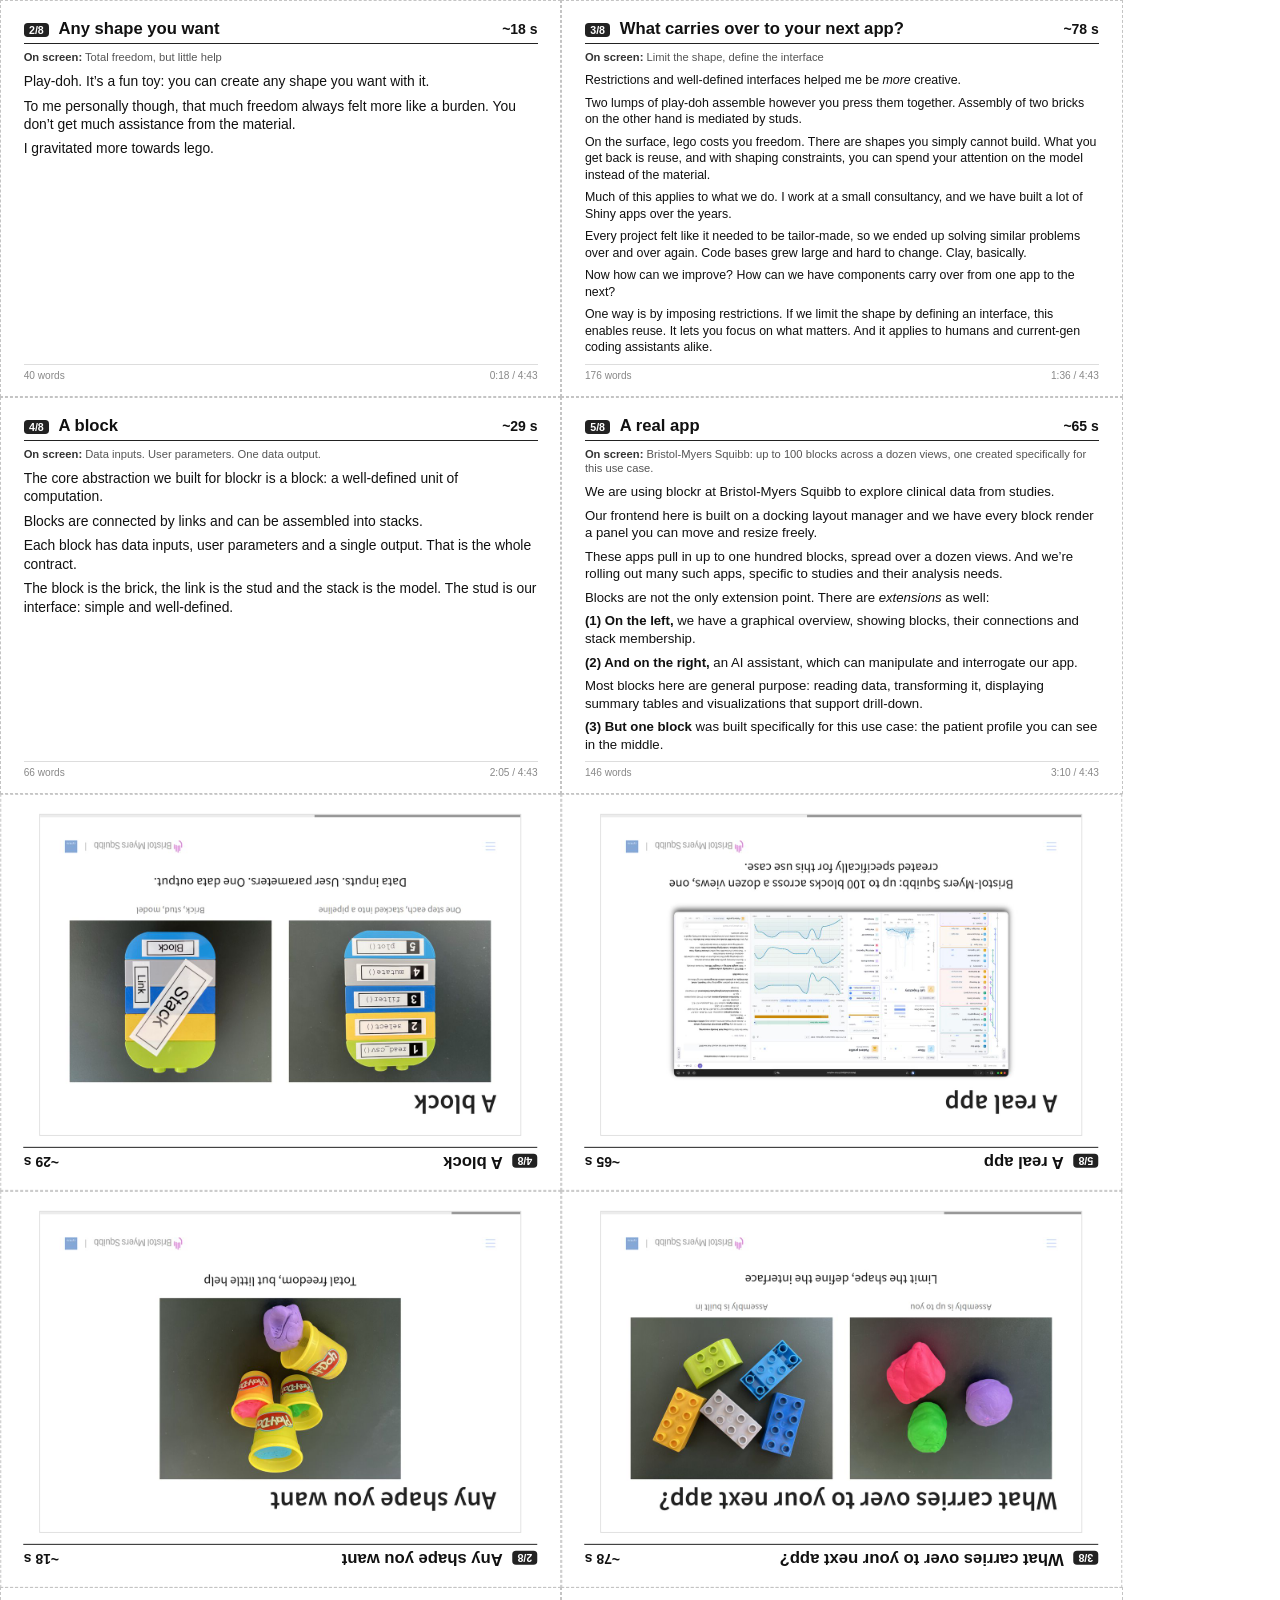
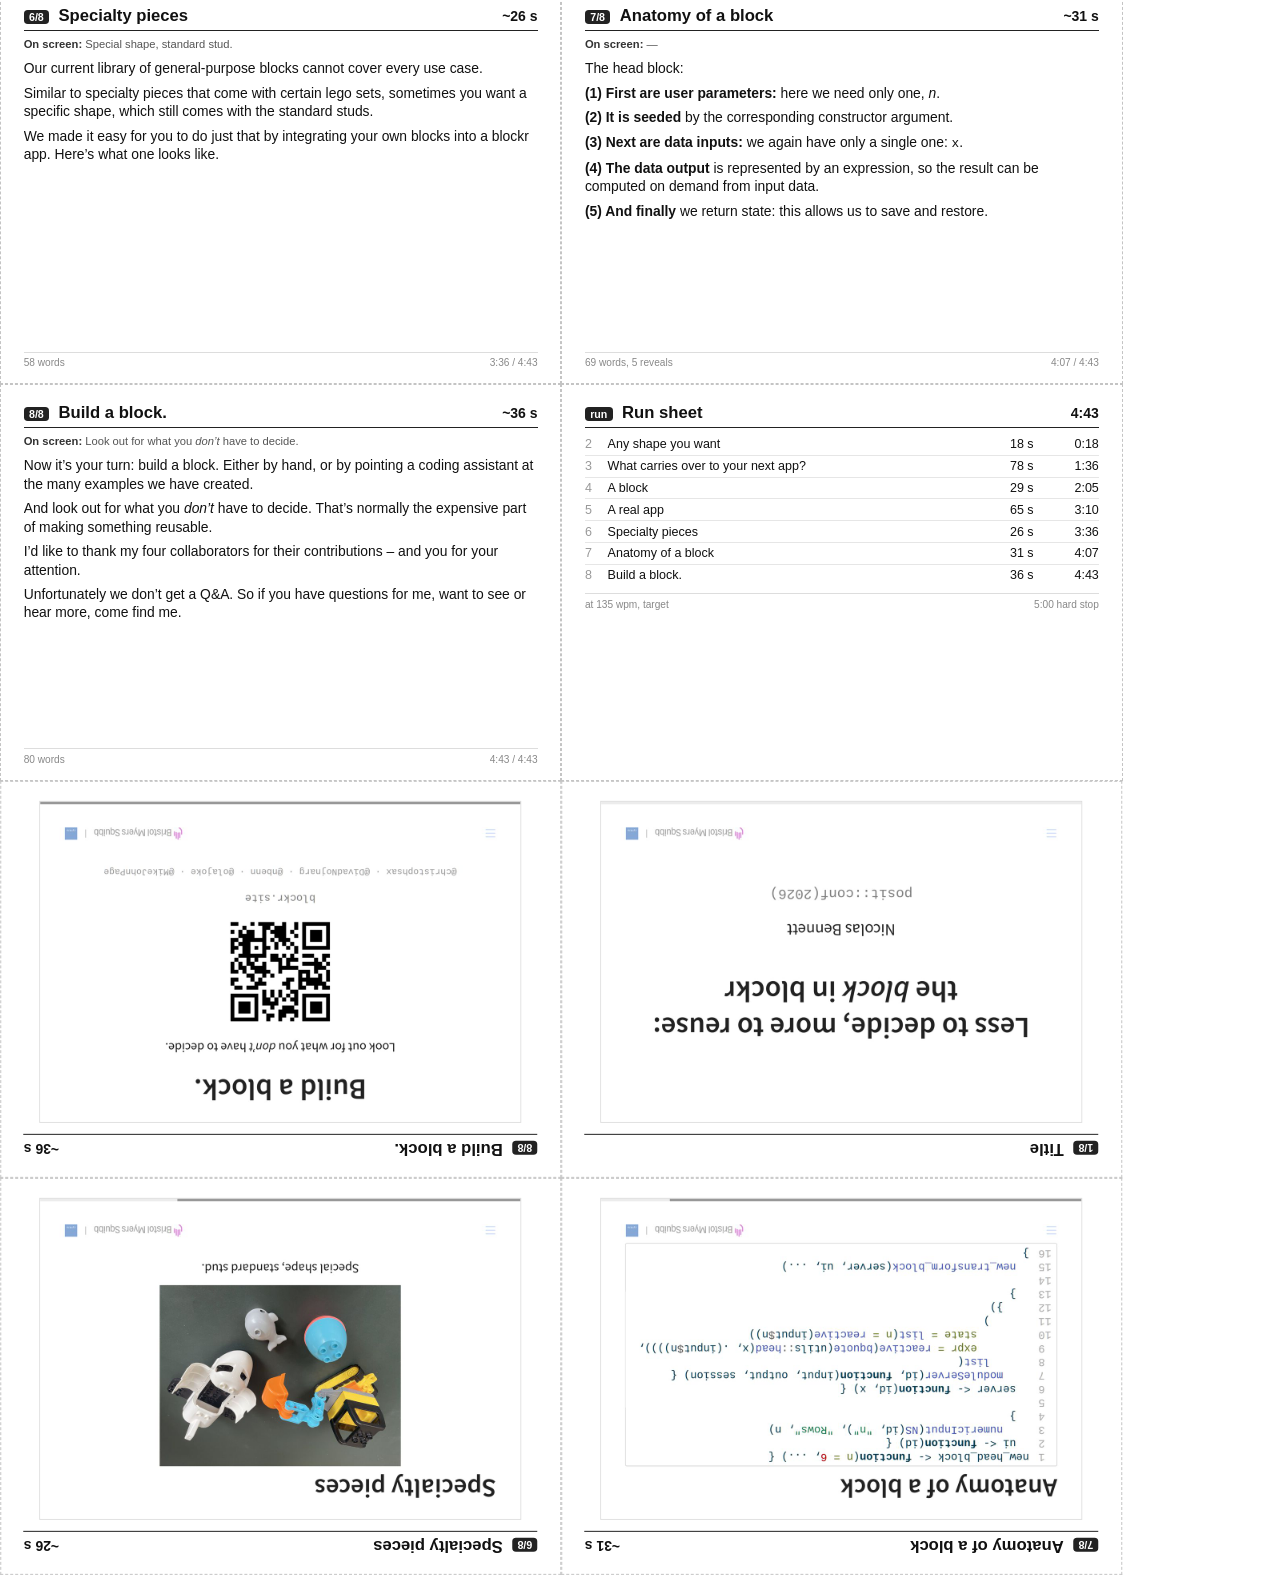
<file: cards/index.html>
<!doctype html><meta charset=utf-8><title>Speaker cards</title><style>
@page { size: A4 landscape; margin: 0; }
* { box-sizing: border-box; }
body {
  margin: 0;
  font-family: "Source Sans Pro", "Helvetica Neue", Arial, sans-serif;
  color: #111;
  print-color-adjust: exact;
  -webkit-print-color-adjust: exact;
}
.sheet {
  width: 297mm; height: 210mm;
  display: grid;
  grid-template-columns: 148.5mm 148.5mm;
  grid-template-rows: 105mm 105mm;
  page-break-after: always;
}
.sheet:last-child { page-break-after: auto; }
.card {
  padding: 5mm 6mm 4mm;
  border: 0.2mm dashed #c4c4c4;
  overflow: hidden;
  display: flex;
  flex-direction: column;
}
.head {
  display: flex; align-items: baseline; gap: 2.5mm;
  border-bottom: 0.35mm solid #222;
  padding-bottom: 1.2mm; margin-bottom: 1.6mm;
  flex: none;
}
.num {
  font-size: 8pt; font-weight: 700; color: #fff; background: #222;
  border-radius: 1mm; padding: 0.3mm 1.4mm; flex: none;
}
.title { font-size: 12.5pt; font-weight: 700; flex: 1; line-height: 1.1; }
.time { font-size: 10.5pt; font-weight: 700; flex: none; }
.screen {
  font-size: 8.4pt; color: #555; line-height: 1.25;
  margin-bottom: 2.2mm; flex: none;
}
.screen b { font-weight: 700; color: #333; }
.screen i, .screen em { font-style: italic; }
.notes { font-size: 10.4pt; line-height: 1.33; flex: 1; min-height: 0; overflow: hidden; }
.notes p { margin: 0 0 1.6mm; }
.notes p:last-child { margin-bottom: 0; }
.notes code { font-family: "Source Code Pro", monospace; font-size: 0.92em; }
.foot {
  font-size: 7.6pt; color: #888; border-top: 0.2mm solid #ddd;
  padding-top: 1.2mm; margin-top: 2mm;
  display: flex; justify-content: space-between; flex: none;
}
.blank { border: 0.2mm dashed #c4c4c4; }
/* A landscape sheet flipped about its long edge inverts the vertical axis, so
   a back printed upright lands upside down on the cut card. The whole face is
   turned — header with picture — because everything on one side of a sheet
   flips together, and turning only part of it leaves the two disagreeing.
   The rotation is inside the cell, so it moves nothing: which card backs which
   is set by the grid position alone. On screen the backs therefore read
   inverted, which is how you can tell the rotation is still applied. */
.back { transform: rotate(180deg); padding-bottom: 5mm; }
.back .head { margin-bottom: 3mm; }
.shot { flex: 1; min-height: 0; display: flex; align-items: center; justify-content: center; }
.shot img { max-width: 100%; max-height: 100%; object-fit: contain; border: 0.2mm solid #ddd; }
table.run { width: 100%; border-collapse: collapse; font-size: 9.4pt; }
table.run td { padding: 0.9mm 0; border-bottom: 0.15mm solid #e6e6e6; }
table.run td:first-child { width: 6mm; color: #999; }
table.run td.r { text-align: right; white-space: nowrap; padding-left: 3mm; }
table.run tr:last-child td { border-bottom: none; }
</style>
<div class="sheet">
<div class="card">
<div class="head"><span class="num">2/8</span>
<span class="title">Any shape you want</span><span class="time">~18 s</span></div>
<div class="screen"><b>On screen:</b> Total freedom, but little help</div>
<div class="notes"><p>Play-doh. It’s a fun toy: you can create any shape you want with it.</p>
<p>To me personally though, that much freedom always felt more like a burden. You don’t get much assistance from the material.</p>
<p>I gravitated more towards lego.</p></div>
<div class="foot"><span>40 words</span><span>0:18 / 4:43</span></div>
</div>
<div class="card">
<div class="head"><span class="num">3/8</span>
<span class="title">What carries over to your next app?</span><span class="time">~78 s</span></div>
<div class="screen"><b>On screen:</b> Limit the shape, define the interface</div>
<div class="notes"><p>Restrictions and well-defined interfaces helped me be <em>more</em> creative.</p>
<p>Two lumps of play-doh assemble however you press them together. Assembly of two bricks on the other hand is mediated by studs.</p>
<p>On the surface, lego costs you freedom. There are shapes you simply cannot build. What you get back is reuse, and with shaping constraints, you can spend your attention on the model instead of the material.</p>
<p>Much of this applies to what we do. I work at a small consultancy, and we have built a lot of Shiny apps over the years.</p>
<p>Every project felt like it needed to be tailor-made, so we ended up solving similar problems over and over again. Code bases grew large and hard to change. Clay, basically.</p>
<p>Now how can we improve? How can we have components carry over from one app to the next?</p>
<p>One way is by imposing restrictions. If we limit the shape by defining an interface, this enables reuse. It lets you focus on what matters. And it applies to humans and current-gen coding assistants alike.</p></div>
<div class="foot"><span>176 words</span><span>1:36 / 4:43</span></div>
</div>
<div class="card">
<div class="head"><span class="num">4/8</span>
<span class="title">A block</span><span class="time">~29 s</span></div>
<div class="screen"><b>On screen:</b> Data inputs. User parameters. One data output.</div>
<div class="notes"><p>The core abstraction we built for blockr is a block: a well-defined unit of computation.</p>
<p>Blocks are connected by links and can be assembled into stacks.</p>
<p>Each block has data inputs, user parameters and a single output. That is the whole contract.</p>
<p>The block is the brick, the link is the stud and the stack is the model. The stud is our interface: simple and well-defined.</p></div>
<div class="foot"><span>66 words</span><span>2:05 / 4:43</span></div>
</div>
<div class="card">
<div class="head"><span class="num">5/8</span>
<span class="title">A real app</span><span class="time">~65 s</span></div>
<div class="screen"><b>On screen:</b> Bristol-Myers Squibb: up to 100 blocks across a dozen views, one created specifically for this use case.</div>
<div class="notes"><p>We are using blockr at Bristol-Myers Squibb to explore clinical data from studies.</p>
<p>Our frontend here is built on a docking layout manager and we have every block render a panel you can move and resize freely.</p>
<p>These apps pull in up to one hundred blocks, spread over a dozen views. And we’re rolling out many such apps, specific to studies and their analysis needs.</p>
<p>Blocks are not the only extension point. There are <em>extensions</em> as well:</p>
<p><strong>(1) On the left,</strong> we have a graphical overview, showing blocks, their connections and stack membership.</p>
<p><strong>(2) And on the right,</strong> an AI assistant, which can manipulate and interrogate our app.</p>
<p>Most blocks here are general purpose: reading data, transforming it, displaying summary tables and visualizations that support drill-down.</p>
<p><strong>(3) But one block</strong> was built specifically for this use case: the patient profile you can see in the middle.</p></div>
<div class="foot"><span>146 words</span><span>3:10 / 4:43</span></div>
</div>
</div>
<div class="sheet">
<div class="card back">
<div class="head"><span class="num">4/8</span>
<span class="title">A block</span><span class="time">~29 s</span></div>
<div class="shot"><img src="thumbs/slide-04.jpg"></div>
</div>
<div class="card back">
<div class="head"><span class="num">5/8</span>
<span class="title">A real app</span><span class="time">~65 s</span></div>
<div class="shot"><img src="thumbs/slide-05.jpg"></div>
</div>
<div class="card back">
<div class="head"><span class="num">2/8</span>
<span class="title">Any shape you want</span><span class="time">~18 s</span></div>
<div class="shot"><img src="thumbs/slide-02.jpg"></div>
</div>
<div class="card back">
<div class="head"><span class="num">3/8</span>
<span class="title">What carries over to your next app?</span><span class="time">~78 s</span></div>
<div class="shot"><img src="thumbs/slide-03.jpg"></div>
</div>
</div>
<div class="sheet">
<div class="card">
<div class="head"><span class="num">6/8</span>
<span class="title">Specialty pieces</span><span class="time">~26 s</span></div>
<div class="screen"><b>On screen:</b> Special shape, standard stud.</div>
<div class="notes"><p>Our current library of general-purpose blocks cannot cover every use case.</p>
<p>Similar to specialty pieces that come with certain lego sets, sometimes you want a specific shape, which still comes with the standard studs.</p>
<p>We made it easy for you to do just that by integrating your own blocks into a blockr app. Here’s what one looks like.</p></div>
<div class="foot"><span>58 words</span><span>3:36 / 4:43</span></div>
</div>
<div class="card">
<div class="head"><span class="num">7/8</span>
<span class="title">Anatomy of a block</span><span class="time">~31 s</span></div>
<div class="screen"><b>On screen:</b> —</div>
<div class="notes"><p>The head block:</p>
<p><strong>(1) First are user parameters:</strong> here we need only one, <span class="math inline"><em>n</em></span>.</p>
<p><strong>(2) It is seeded</strong> by the corresponding constructor argument.</p>
<p><strong>(3) Next are data inputs:</strong> we again have only a single one: <code>x</code>.</p>
<p><strong>(4) The data output</strong> is represented by an expression, so the result can be computed on demand from input data.</p>
<p><strong>(5) And finally</strong> we return state: this allows us to save and restore.</p></div>
<div class="foot"><span>69 words, 5 reveals</span><span>4:07 / 4:43</span></div>
</div>
<div class="card">
<div class="head"><span class="num">8/8</span>
<span class="title">Build a block.</span><span class="time">~36 s</span></div>
<div class="screen"><b>On screen:</b> Look out for what you <em>don’t</em> have to decide.</div>
<div class="notes"><p>Now it’s your turn: build a block. Either by hand, or by pointing a coding assistant at the many examples we have created.</p>
<p>And look out for what you <em>don’t</em> have to decide. That’s normally the expensive part of making something reusable.</p>
<p>I’d like to thank my four collaborators for their contributions – and you for your attention.</p>
<p>Unfortunately we don’t get a Q&amp;A. So if you have questions for me, want to see or hear more, come find me.</p></div>
<div class="foot"><span>80 words</span><span>4:43 / 4:43</span></div>
</div>
<div class="card">
<div class="head"><span class="num">run</span>
<span class="title">Run sheet</span><span class="time">4:43</span></div>
<table class="run"><tr><td>2</td><td>Any shape you want</td><td class=r>18 s</td><td class=r>0:18</td></tr><tr><td>3</td><td>What carries over to your next app?</td><td class=r>78 s</td><td class=r>1:36</td></tr><tr><td>4</td><td>A block</td><td class=r>29 s</td><td class=r>2:05</td></tr><tr><td>5</td><td>A real app</td><td class=r>65 s</td><td class=r>3:10</td></tr><tr><td>6</td><td>Specialty pieces</td><td class=r>26 s</td><td class=r>3:36</td></tr><tr><td>7</td><td>Anatomy of a block</td><td class=r>31 s</td><td class=r>4:07</td></tr><tr><td>8</td><td>Build a block.</td><td class=r>36 s</td><td class=r>4:43</td></tr></table>
<div class="foot"><span>at 135 wpm, target</span><span>5:00 hard stop</span></div>
</div>
</div>
<div class="sheet">
<div class="card back">
<div class="head"><span class="num">8/8</span>
<span class="title">Build a block.</span><span class="time">~36 s</span></div>
<div class="shot"><img src="thumbs/slide-08.jpg"></div>
</div>
<div class="card back">
<div class="head"><span class="num">1/8</span>
<span class="title">Title</span><span class="time"></span></div>
<div class="shot"><img src="thumbs/slide-01.jpg"></div>
</div>
<div class="card back">
<div class="head"><span class="num">6/8</span>
<span class="title">Specialty pieces</span><span class="time">~26 s</span></div>
<div class="shot"><img src="thumbs/slide-06.jpg"></div>
</div>
<div class="card back">
<div class="head"><span class="num">7/8</span>
<span class="title">Anatomy of a block</span><span class="time">~31 s</span></div>
<div class="shot"><img src="thumbs/slide-07.jpg"></div>
</div>
</div>
<script>
function fitCards() {
  for (const card of document.querySelectorAll('.card')) {
    const notes = card.querySelector('.notes');
    if (!notes) continue;
    // `.notes` is the flex filler, so it is exactly the leftover space and its
    // scrollHeight is the height the prose actually wants. Measuring the card
    // instead cannot work: a flex item with `min-height: 0` shrinks to fit
    // whatever is left, so the sum of the children always equals the card.
    let pt = 10.4, lh = 1.33;
    notes.style.fontSize = pt.toFixed(2) + 'pt';
    notes.style.lineHeight = lh.toFixed(2);
    const over = () => notes.scrollHeight > notes.clientHeight + 0.5;
    while (over() && pt > 7.4) {
      pt -= 0.1;
      notes.style.fontSize = pt.toFixed(2) + 'pt';
    }
    while (over() && lh > 1.14) {
      lh -= 0.01;
      notes.style.lineHeight = lh.toFixed(2);
    }
    card.dataset.pt = pt.toFixed(2);
    card.dataset.lh = lh.toFixed(2);
    card.dataset.slack = Math.round(notes.clientHeight - notes.scrollHeight);
  }
}
fitCards();
if (document.fonts && document.fonts.ready) document.fonts.ready.then(fitCards);
window.addEventListener('beforeprint', fitCards);
</script>
</file>
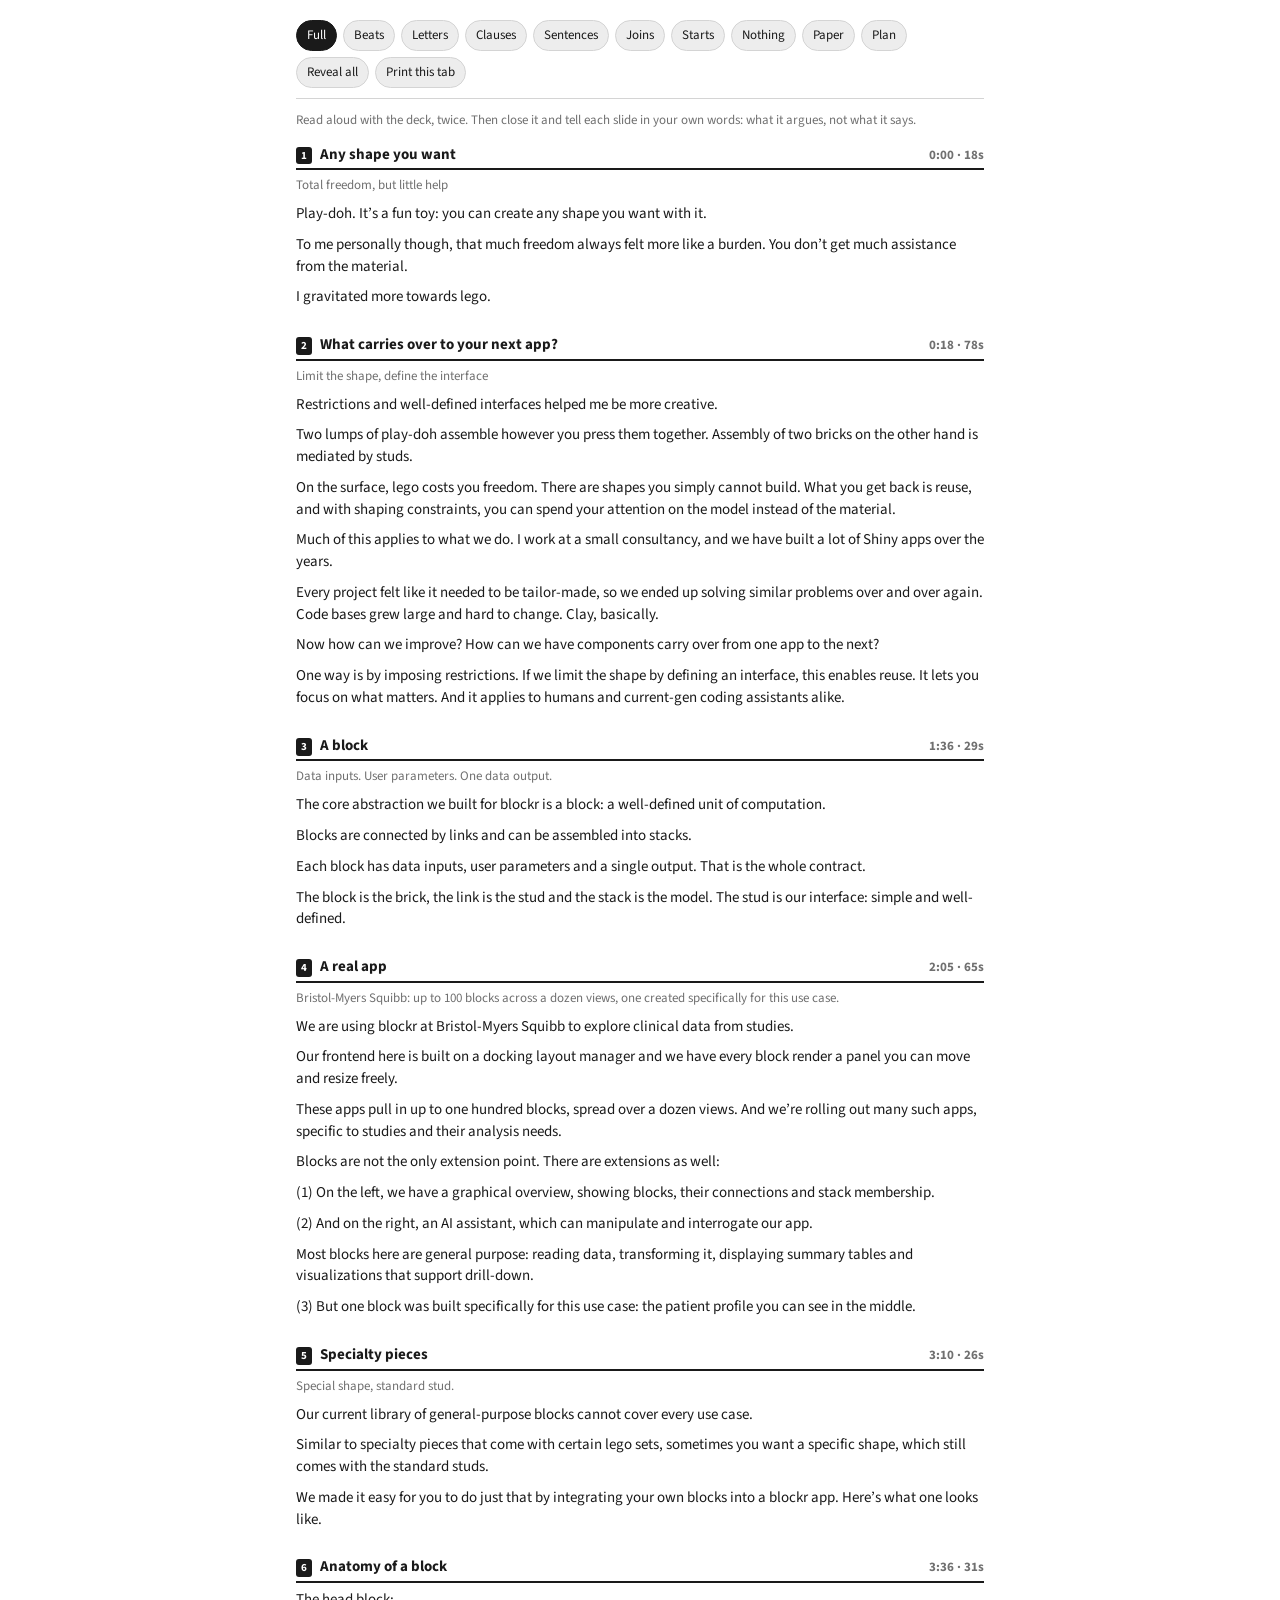
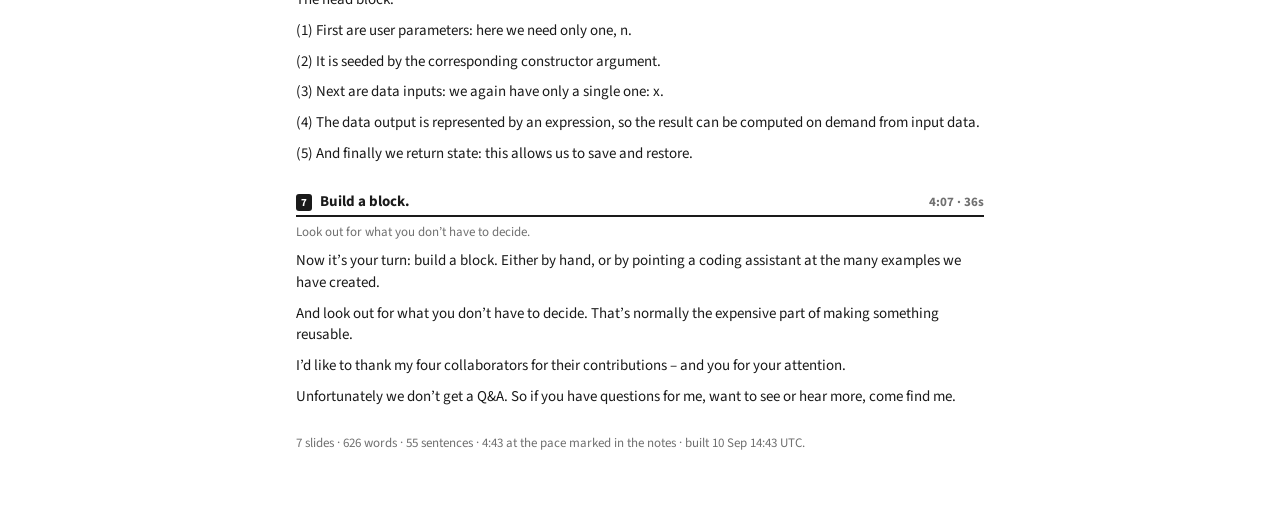
<file: drill/index.html>
<!doctype html>
<html lang=en><head><meta charset=utf-8><meta name=viewport content='width=device-width, initial-scale=1'><link rel=stylesheet href='https://fonts.googleapis.com/css2?family=Source+Sans+3:wght@400;700&family=Source+Code+Pro&display=swap'></head><body><title>Talk drill</title><style>
/* The deck's greys. Dark is a real palette, not an inversion. */
:root { --ink: #1a1a1a; --mute: #707070; --line: #d4d4d4; --paper: #fff; --tab: #ededed; }
@media (prefers-color-scheme: dark) {
  :root:not([data-theme="light"]) {
    --ink: #e8e8e6; --mute: #9a9a9a; --line: #3a3b3f; --paper: #151618; --tab: #26272b;
  }
}
:root[data-theme="dark"] {
  --ink: #e8e8e6; --mute: #9a9a9a; --line: #3a3b3f; --paper: #151618; --tab: #26272b;
}
* { box-sizing: border-box; }
[hidden] { display: none !important; }
body {
  margin: 0; background: var(--paper); color: var(--ink);
  font-family: "Source Sans 3", "Source Sans Pro", "Helvetica Neue", Arial, sans-serif;
  font-size: 15px; line-height: 1.45;
}
.wrap { max-width: 720px; margin: 0 auto; padding: 12px 16px 60px; }
nav.tabs {
  position: sticky; top: 0; background: var(--paper); z-index: 2;
  display: flex; flex-wrap: wrap; gap: 6px; padding: 8px 0 10px;
  border-bottom: 1px solid var(--line); margin-bottom: 12px;
}
nav.tabs button, button.big, select {
  font: inherit; font-size: 13px; padding: 5px 10px; border-radius: 999px;
  border: 1px solid var(--line); background: var(--tab); color: var(--ink);
  cursor: pointer;
}
nav.tabs button.on, button.primary { background: var(--ink); color: var(--paper); border-color: var(--ink); }
button:focus-visible, select:focus-visible { outline: 2px solid var(--ink); outline-offset: 2px; }
.sp { flex: 1; }
.level { display: none; }
.level.on { display: block; }
.hint { color: var(--mute); font-size: 13px; margin: 0 0 14px; }
.slide { margin: 0 0 26px; }
.head {
  display: flex; align-items: baseline; gap: 8px;
  border-bottom: 2px solid var(--ink); padding-bottom: 3px; margin-bottom: 6px;
}
.num {
  font-size: 11px; font-weight: 700; color: var(--paper); background: var(--ink);
  border-radius: 3px; padding: 1px 5px;
}
.title { font-weight: 700; flex: 1; }
.time { font-size: 13px; font-weight: 700; color: var(--mute); white-space: nowrap; }
.screen { font-size: 13px; color: var(--mute); margin-bottom: 8px; }
.notes p { margin: 0 0 9px; }
/* Anything with class rv reveals its hidden parts when tapped. */
.hid { display: none; }
.rv { cursor: pointer; }
.rv.on > .hid, body.reveal .hid { display: revert; }
.rv.on > .ini, body.reveal .ini { display: none; }
.k { font-weight: 700; }
.dot {
  display: inline-block; width: 6px; height: 6px; border-radius: 50%;
  background: var(--ink); margin: 0 6px 2px 0; vertical-align: middle;
}
/* Beats */
.beat { border-left: 2px solid var(--line); padding: 3px 12px; margin: 0 0 8px; }
.beat.on { border-left-color: var(--ink); }
.purpose { font-weight: 700; }
.beat .body p { margin: 4px 0 2px; }
/* Clauses and sentences */
.purpose-h {
  font-size: 12px; font-weight: 700; color: var(--mute); text-transform: uppercase;
  letter-spacing: .04em; margin: 12px 0 3px;
}
.sent { margin: 0 0 7px; }
.cl { position: relative; padding: 1px 0 1px 28px; }
.cl.sub { padding-left: 46px; }
.cl .n {
  position: absolute; left: 0; top: 4px; width: 22px; text-align: right;
  font-size: 11px; color: var(--mute);
}
.cl .k { font-weight: 400; }
.cl .k.sk { font-weight: 700; }
.cl.on .k { text-decoration: underline; text-decoration-color: var(--mute); text-underline-offset: 3px; }
ol.sk { margin: 0; padding-left: 26px; }
ol.sk li { padding: 1px 0; }
/* Cards, for the joins deck and the starts panel */
.card { border: 1px solid var(--line); border-radius: 8px; padding: 14px 16px; min-height: 120px; max-width: 560px; }
.front { font-size: 18px; }
.tag { display: block; font-size: 12px; color: var(--mute); margin-bottom: 4px; }
.click {
  display: inline-block; font-size: 11px; font-weight: 700; padding: 0 7px;
  border: 1px solid var(--ink); border-radius: 999px; vertical-align: 2px;
}
.back { border-top: 1px solid var(--line); margin-top: 12px; padding-top: 10px; font-size: 16px; }
.card p { margin: 0 0 6px; }
.deckbar, .deckbtns, .startbtns { display: flex; align-items: center; gap: 8px; margin: 0 0 10px; max-width: 560px; }
.deckbtns { margin-top: 10px; }
#deck-pos { font-size: 13px; color: var(--mute); }
.done { color: var(--mute); }
#start-prompt img { display: block; width: 100%; max-width: 360px; margin-top: 6px; border: 1px solid var(--line); }
#start-prompt .key { font-size: 26px; font-weight: 700; margin: 4px 0; }
#start-prompt .purpose { font-size: 18px; margin: 4px 0; }
/* Nothing */
.shot img { display: block; width: 100%; max-width: 360px; border: 1px solid var(--line); }
.shot .notes { margin-top: 8px; }
.pks { margin: 0 0 12px; }
.pkh { font-weight: 700; margin: 0 0 3px; }
.pk { margin: 0 0 4px; }
.w { white-space: nowrap; }
.pocket { margin-top: 30px; }
.print-only, .joins-print { display: none; }
/* Paper */
.ps { position: relative; padding: 1px 0 1px 28px; }
.ps .n {
  position: absolute; left: 0; top: 4px; width: 22px; text-align: right;
  font-size: 11px; color: var(--mute);
}
.ps.nb { margin-top: 6px; }
.paper-h {
  display: flex; gap: 12px; font-size: 13px; color: var(--mute);
  border-bottom: 1px solid var(--line); padding-bottom: 6px; margin-bottom: 14px;
}
.blank { display: inline-block; width: 52px; border-bottom: 1px solid var(--mute); margin: 0 12px 0 4px; }
/* Plan */
.plan h1 { font-size: 20px; margin: 0 0 8px; }
.plan h2 { font-size: 16px; margin: 20px 0 6px; }
.plan h3 { font-size: 15px; margin: 14px 0 4px; }
.plan ul { padding-left: 22px; margin: 4px 0 8px; }
.plan li { margin: 2px 0; }
.plan code { font-family: "Source Code Pro", monospace; font-size: 0.92em; }
@media screen { .level > h1.lv { display: none; } }
@media print {
  @page { size: A4; margin: 12mm; }
  :root { --ink: #111; --mute: #666; --line: #ccc; --paper: #fff; --tab: #fff; }
  body { font-size: 11pt; }
  .wrap { max-width: none; padding: 0; }
  nav.tabs, .deck, #lv-starts { display: none; }
  .level { display: block; page-break-before: always; }
  .level:first-of-type { page-break-before: auto; }
  /* Print this tab: only the open level, starting on the first page. */
  body.one .level:not(.on) { display: none; }
  body.one .level { page-break-before: auto; }
  #lv-paper > h1.lv, #lv-paper > .hint { display: none; }
  #lv-paper { font-size: 10pt; line-height: 1.38; }
  #lv-paper .slide { margin: 0 0 2.5mm; page-break-inside: auto; break-inside: auto; }
  #lv-paper .keep, .ps { page-break-inside: avoid; break-inside: avoid; }
  #lv-paper .head { margin-bottom: 1mm; }
  .ps { padding: 0 20mm 0 7mm; }
  .ps .n { width: 5mm; top: 0; font-size: 8pt; }
  .ps.nb { margin-top: 1.5mm; }
  .paper-h { color: var(--ink); font-size: 10pt; margin-bottom: 3mm; }
  /* The PDF is paginated here, not by the reader's browser, so it can afford
     larger type; the build checks that it still comes out at two pages. */
  body.pdf #lv-paper { font-size: 11pt; line-height: 1.45; }
  .blank { width: 18mm; border-bottom-color: var(--ink); margin: 0 5mm 0 1.5mm; }
  .level > h1.lv { font-size: 14pt; margin: 0 0 6pt; }
  .slide { page-break-inside: avoid; }
  .hid, .rv.on > .hid { display: none; }
  .rv.on > .ini { display: inline; }
  #lv-beats .hid { display: revert; }
  .print-only { display: block; }
  .joins-print { display: table; width: 100%; border-collapse: collapse; font-size: 10pt; }
  .joins-print td {
    vertical-align: top; width: 50%; padding: 4pt 6pt;
    border-bottom: 1px solid var(--line); page-break-inside: avoid;
  }
  .shot img { max-width: 70mm; }
  .pocket { page-break-before: always; border: 1px dashed var(--mute); padding: 5mm; }
  .pkb { columns: 2; column-gap: 8mm; font-size: 9pt; line-height: 1.3; }
  .pks { break-inside: avoid; }
}
</style><div class=wrap><nav class=tabs><button data-level=full>Full</button><button data-level=beats>Beats</button><button data-level=letters>Letters</button><button data-level=clauses>Clauses</button><button data-level=sentences>Sentences</button><button data-level=joins>Joins</button><button data-level=starts>Starts</button><button data-level=nothing>Nothing</button><button data-level=paper>Paper</button><button data-level=plan>Plan</button><span class=sp></span><button id=reveal title='Show everything hidden'>Reveal all</button><button id=print1 title='Print only the open tab'>Print this tab</button></nav>
<div class=level id=lv-full><h1 class=lv>Full</h1><p class=hint>Read aloud with the deck, twice. Then close it and tell each slide in your own words: what it argues, not what it says.</p>
<section class=slide><div class=head><span class=num>1</span><span class=title>Any shape you want</span><span class=time>0:00 · 18s</span></div><div class=notes><div class=screen>Total freedom, but little help</div><p>Play-doh. It’s a fun toy: you can create any shape you want with it.</p><p>To me personally though, that much freedom always felt more like a burden. You don’t get much assistance from the material.</p><p>I gravitated more towards lego.</p></div></section>
<section class=slide><div class=head><span class=num>2</span><span class=title>What carries over to your next app?</span><span class=time>0:18 · 78s</span></div><div class=notes><div class=screen>Limit the shape, define the interface</div><p>Restrictions and well-defined interfaces helped me be more creative.</p><p>Two lumps of play-doh assemble however you press them together. Assembly of two bricks on the other hand is mediated by studs.</p><p>On the surface, lego costs you freedom. There are shapes you simply cannot build. What you get back is reuse, and with shaping constraints, you can spend your attention on the model instead of the material.</p><p>Much of this applies to what we do. I work at a small consultancy, and we have built a lot of Shiny apps over the years.</p><p>Every project felt like it needed to be tailor-made, so we ended up solving similar problems over and over again. Code bases grew large and hard to change. Clay, basically.</p><p>Now how can we improve? How can we have components carry over from one app to the next?</p><p>One way is by imposing restrictions. If we limit the shape by defining an interface, this enables reuse. It lets you focus on what matters. And it applies to humans and current-gen coding assistants alike.</p></div></section>
<section class=slide><div class=head><span class=num>3</span><span class=title>A block</span><span class=time>1:36 · 29s</span></div><div class=notes><div class=screen>Data inputs. User parameters. One data output.</div><p>The core abstraction we built for blockr is a block: a well-defined unit of computation.</p><p>Blocks are connected by links and can be assembled into stacks.</p><p>Each block has data inputs, user parameters and a single output. That is the whole contract.</p><p>The block is the brick, the link is the stud and the stack is the model. The stud is our interface: simple and well-defined.</p></div></section>
<section class=slide><div class=head><span class=num>4</span><span class=title>A real app</span><span class=time>2:05 · 65s</span></div><div class=notes><div class=screen>Bristol-Myers Squibb: up to 100 blocks across a dozen views, one created specifically for this use case.</div><p>We are using blockr at Bristol-Myers Squibb to explore clinical data from studies.</p><p>Our frontend here is built on a docking layout manager and we have every block render a panel you can move and resize freely.</p><p>These apps pull in up to one hundred blocks, spread over a dozen views. And we’re rolling out many such apps, specific to studies and their analysis needs.</p><p>Blocks are not the only extension point. There are extensions as well:</p><p>(1) On the left, we have a graphical overview, showing blocks, their connections and stack membership.</p><p>(2) And on the right, an AI assistant, which can manipulate and interrogate our app.</p><p>Most blocks here are general purpose: reading data, transforming it, displaying summary tables and visualizations that support drill-down.</p><p>(3) But one block was built specifically for this use case: the patient profile you can see in the middle.</p></div></section>
<section class=slide><div class=head><span class=num>5</span><span class=title>Specialty pieces</span><span class=time>3:10 · 26s</span></div><div class=notes><div class=screen>Special shape, standard stud.</div><p>Our current library of general-purpose blocks cannot cover every use case.</p><p>Similar to specialty pieces that come with certain lego sets, sometimes you want a specific shape, which still comes with the standard studs.</p><p>We made it easy for you to do just that by integrating your own blocks into a blockr app. Here’s what one looks like.</p></div></section>
<section class=slide><div class=head><span class=num>6</span><span class=title>Anatomy of a block</span><span class=time>3:36 · 31s</span></div><div class=notes><p>The head block:</p><p>(1) First are user parameters: here we need only one, n.</p><p>(2) It is seeded by the corresponding constructor argument.</p><p>(3) Next are data inputs: we again have only a single one: x.</p><p>(4) The data output is represented by an expression, so the result can be computed on demand from input data.</p><p>(5) And finally we return state: this allows us to save and restore.</p></div></section>
<section class=slide><div class=head><span class=num>7</span><span class=title>Build a block.</span><span class=time>4:07 · 36s</span></div><div class=notes><div class=screen>Look out for what you don’t have to decide.</div><p>Now it’s your turn: build a block. Either by hand, or by pointing a coding assistant at the many examples we have created.</p><p>And look out for what you don’t have to decide. That’s normally the expensive part of making something reusable.</p><p>I’d like to thank my four collaborators for their contributions – and you for your attention.</p><p>Unfortunately we don’t get a Q&amp;A. So if you have questions for me, want to see or hear more, come find me.</p></div></section>
</div>
<div class=level id=lv-beats><h1 class=lv>Beats</h1><p class=hint>One line per beat: what it does. Say the beat from that line, then tap it to check.</p>
<section class=slide><div class=head><span class=num>1</span><span class=title>Any shape you want</span><span class=time>0:00 · 18s</span></div><div class=notes><div class='beat rv'><div class=purpose>A toy with total freedom</div><div class='hid body'><p><b class=k>Play-doh</b>. It’s a fun toy: you can create any <b class=k>shape</b> you want with it.</p></div></div><div class='beat rv'><div class=purpose>Freedom as a burden: no help from the material</div><div class='hid body'><p>To me personally though, that much freedom always felt more like a <b class=k>burden</b>. You don’t get much <b class=k>assistance</b> from the material.</p></div></div><div class='beat rv'><div class=purpose>So, lego</div><div class='hid body'><p><span class=dot title='a slip here would show'></span>I gravitated more towards <b class=k>lego</b>.</p></div></div></div></section>
<section class=slide><div class=head><span class=num>2</span><span class=title>What carries over to your next app?</span><span class=time>0:18 · 78s</span></div><div class=notes><div class='beat rv'><div class=purpose>Thesis: restrictions made me more creative</div><div class='hid body'><p><b class=k>Restrictions</b> and well-defined interfaces helped me be more creative.</p></div></div><div class='beat rv'><div class=purpose>Pressing versus studs: assembly is built in</div><div class='hid body'><p>Two <b class=k>lumps</b> of play-doh assemble however you press them together. <b class=k>Assembly</b> of two bricks on the other hand is mediated by studs.</p></div></div><div class='beat rv'><div class=purpose>The trade: freedom for reuse, attention on the model</div><div class='hid body'><p>On the <b class=k>surface</b>, lego costs you freedom. There are <b class=k>shapes</b> you simply cannot build. What you get back is <b class=k>reuse</b>, and with shaping constraints, you can spend your attention on the model instead of the material.</p></div></div><div class='beat rv'><div class=purpose>Us: a consultancy, tailor-made apps, clay</div><div class='hid body'><p>Much of this <b class=k>applies</b> to what we do. I work at a small <b class=k>consultancy</b>, and we have built a lot of Shiny apps over the years. Every project felt like it needed to be <b class=k>tailor-made</b>, so we ended up solving similar problems over and over again. <b class=k>Code</b> bases grew large and hard to change. <b class=k>Clay</b>, basically.</p></div></div><div class='beat rv'><div class=purpose>The question: what carries over?</div><div class='hid body'><p>Now how can we <b class=k>improve</b>? How can we have <b class=k>components</b> carry over from one app to the next?</p></div></div><div class='beat rv'><div class=purpose>The answer: limit the shape, define the interface</div><div class='hid body'><p>One way is by imposing <b class=k>restrictions</b>. <span class=dot title='a slip here would show'></span>If we <b class=k>limit</b> the shape by defining an interface, this enables reuse. It lets you <b class=k>focus</b> on what matters. <span class=dot title='a slip here would show'></span>And it applies to humans and current-gen coding <b class=k>assistants</b> alike.</p></div></div></div></section>
<section class=slide><div class=head><span class=num>3</span><span class=title>A block</span><span class=time>1:36 · 29s</span></div><div class=notes><div class='beat rv'><div class=purpose>Define the block</div><div class='hid body'><p>The core abstraction we built for blockr is a block: a well-defined <b class=k>unit</b> of computation.</p></div></div><div class='beat rv'><div class=purpose>Links and stacks</div><div class='hid body'><p>Blocks are connected by <b class=k>links</b> and can be assembled into stacks.</p></div></div><div class='beat rv'><div class=purpose>The contract: inputs, parameters, one output</div><div class='hid body'><p><span class=dot title='a slip here would show'></span>Each block has data <b class=k>inputs</b>, user parameters and a single output. <span class=dot title='a slip here would show'></span>That is the whole <b class=k>contract</b>.</p></div></div><div class='beat rv'><div class=purpose>Brick, stud, model: the stud is the interface</div><div class='hid body'><p><span class=dot title='a slip here would show'></span>The block is the <b class=k>brick</b>, the link is the stud and the stack is the model. <span class=dot title='a slip here would show'></span>The stud is our <b class=k>interface</b>: simple and well-defined.</p></div></div></div></section>
<section class=slide><div class=head><span class=num>4</span><span class=title>A real app</span><span class=time>2:05 · 65s</span></div><div class=notes><div class='beat rv'><div class=purpose>Where: BMS, clinical study data</div><div class='hid body'><p>We are using blockr at <b class=k>Bristol-Myers Squibb</b> to explore clinical data from studies.</p></div></div><div class='beat rv'><div class=purpose>Docking panels you can move and resize</div><div class='hid body'><p>Our <b class=k>frontend</b> here is built on a docking layout manager and we have every block render a panel you can move and resize freely.</p></div></div><div class='beat rv'><div class=purpose>Scale: a hundred blocks, a dozen views, many apps</div><div class='hid body'><p>These apps pull in up to one <b class=k>hundred</b> blocks, spread over a dozen views. And we’re <b class=k>rolling</b> out many such apps, specific to studies and their analysis needs.</p></div></div><div class='beat rv'><div class=purpose>Two extensions: overview on the left, assistant on the right</div><div class='hid body'><p><b class=k>Blocks</b> are not the only extension point. There are <b class=k>extensions</b> as well: (1) On the left, we have a <b class=k>graphical</b> overview, showing blocks, their connections and stack membership. (2) And on the right, an <b class=k>AI</b> assistant, which can manipulate and interrogate our app.</p></div></div><div class='beat rv'><div class=purpose>Most blocks are general; one was built for this: the profile</div><div class='hid body'><p>Most blocks here are <b class=k>general</b> purpose: reading data, transforming it, displaying summary tables and visualizations that support drill-down. <span class=dot title='a slip here would show'></span>(3) But one block was built specifically for this use case: the <b class=k>patient profile</b> you can see in the middle.</p></div></div></div></section>
<section class=slide><div class=head><span class=num>5</span><span class=title>Specialty pieces</span><span class=time>3:10 · 26s</span></div><div class=notes><div class='beat rv'><div class=purpose>The library cannot cover everything</div><div class='hid body'><p>Our current <b class=k>library</b> of general-purpose blocks cannot cover every use case.</p></div></div><div class='beat rv'><div class=purpose>Specialty pieces: a special shape, the standard studs</div><div class='hid body'><p>Similar to <b class=k>specialty</b> pieces that come with certain lego sets, sometimes you want a specific shape, which still comes with the standard studs.</p></div></div><div class='beat rv'><div class=purpose>Hand-off: your own block, and here is one</div><div class='hid body'><p>We made it <b class=k>easy</b> for you to do just that by integrating your own blocks into a blockr app. <span class=dot title='a slip here would show'></span>Here’s what one <b class=k>looks</b> like.</p></div></div></div></section>
<section class=slide><div class=head><span class=num>6</span><span class=title>Anatomy of a block</span><span class=time>3:36 · 31s</span></div><div class=notes><div class='beat rv'><div class=purpose>Name it</div><div class='hid body'><p>The <b class=k>head</b> block:</p></div></div><div class='beat rv'><div class=purpose>Parameters, seeded from the constructor</div><div class='hid body'><p>(1) First are user <b class=k>parameters</b>: here we need only one, n. (2) It is <b class=k>seeded</b> by the corresponding constructor argument.</p></div></div><div class='beat rv'><div class=purpose>Inputs</div><div class='hid body'><p>(3) Next are data <b class=k>inputs</b>: we again have only a single one: x.</p></div></div><div class='beat rv'><div class=purpose>The output is an expression, computed on demand</div><div class='hid body'><p>(4) The data <b class=k>output</b> is represented by an expression, so the result can be computed on demand from input data.</p></div></div><div class='beat rv'><div class=purpose>State, to save and restore</div><div class='hid body'><p><span class=dot title='a slip here would show'></span>(5) And finally we return <b class=k>state</b>: this allows us to save and restore.</p></div></div></div></section>
<section class=slide><div class=head><span class=num>7</span><span class=title>Build a block.</span><span class=time>4:07 · 36s</span></div><div class=notes><div class='beat rv'><div class=purpose>The ask: build a block, by hand or with an assistant</div><div class='hid body'><p>Now it’s your <b class=k>turn</b>: build a block. Either by hand, or by pointing a coding assistant at the many <b class=k>examples</b> we have created.</p></div></div><div class='beat rv'><div class=purpose>The takeaway: what you don’t have to decide</div><div class='hid body'><p><span class=dot title='a slip here would show'></span>And <b class=k>look</b> out for what you don’t have to decide. <span class=dot title='a slip here would show'></span>That’s normally the <b class=k>expensive</b> part of making something reusable.</p></div></div><div class='beat rv'><div class=purpose>Thanks</div><div class='hid body'><p>I’d like to thank my four <b class=k>collaborators</b> for their contributions – and you for your attention.</p></div></div><div class='beat rv'><div class=purpose>No Q&amp;A: come find me</div><div class='hid body'><p>Unfortunately we don’t get a <b class=k>Q&amp;A</b>. <span class=dot title='a slip here would show'></span>So if you have <b class=k>questions</b> for me, want to see or hear more, come find me.</p></div></div></div></section>
</div>
<div class=level id=lv-letters><h1 class=lv>Letters</h1><p class=hint>Every word as its first letter, the keyword whole. Recite as written; the letters are the check. Tap a line to see it whole.</p>
<section class=slide><div class=head><span class=num>1</span><span class=title>Any shape you want</span><span class=time>0:00 · 18s</span></div><div class=notes><div class=purpose-h>A toy with total freedom</div><div class=sent><div class='cl rv'><span class=n>1</span><span class=ini></span><span class=hid></span><span class='k sk'>Play-doh</span><span class=ini>.</span><span class=hid>.</span></div></div><div class=sent><div class='cl rv'><span class=n>2</span><span class=ini>I a f </span><span class=hid>It’s a fun </span><span class='k'>toy</span><span class=ini>:</span><span class=hid>:</span></div><div class='cl rv sub'><span class=ini>y c c a </span><span class=hid>you can create any </span><span class='k sk'>shape</span><span class=ini> y w w i.</span><span class=hid> you want with it.</span></div></div><div class=purpose-h>Freedom as a burden: no help from the material</div><div class=sent><div class='cl rv'><span class=n>3</span><span class=ini>T m </span><span class=hid>To me </span><span class='k'>personally</span><span class=ini> t,</span><span class=hid> though,</span></div><div class='cl rv sub'><span class=ini>t m f a f m l a </span><span class=hid>that much freedom always felt more like a </span><span class='k sk'>burden</span><span class=ini>.</span><span class=hid>.</span></div></div><div class=sent><div class='cl rv'><span class=n>4</span><span class=ini>Y d g m </span><span class=hid>You don’t get much </span><span class='k sk'>assistance</span><span class=ini> f t m.</span><span class=hid> from the material.</span></div></div><div class=purpose-h>So, lego</div><div class=sent><div class='cl rv'><span class=n>5</span><span class=dot title='a slip here would show'></span><span class=ini>I g m t </span><span class=hid>I gravitated more towards </span><span class='k sk'>lego</span><span class=ini>.</span><span class=hid>.</span></div></div></div></section>
<section class=slide><div class=head><span class=num>2</span><span class=title>What carries over to your next app?</span><span class=time>0:18 · 78s</span></div><div class=notes><div class=purpose-h>Thesis: restrictions made me more creative</div><div class=sent><div class='cl rv'><span class=n>1</span><span class=ini></span><span class=hid></span><span class='k sk'>Restrictions</span><span class=ini> a w i h m b m c.</span><span class=hid> and well-defined interfaces helped me be more creative.</span></div></div><div class=purpose-h>Pressing versus studs: assembly is built in</div><div class=sent><div class='cl rv'><span class=n>2</span><span class=ini>T </span><span class=hid>Two </span><span class='k sk'>lumps</span><span class=ini> o p a h y p t t.</span><span class=hid> of play-doh assemble however you press them together.</span></div></div><div class=sent><div class='cl rv'><span class=n>3</span><span class=ini></span><span class=hid></span><span class='k sk'>Assembly</span><span class=ini> o t b o t o h i m b s.</span><span class=hid> of two bricks on the other hand is mediated by studs.</span></div></div><div class=purpose-h>The trade: freedom for reuse, attention on the model</div><div class=sent><div class='cl rv'><span class=n>4</span><span class=ini>O t </span><span class=hid>On the </span><span class='k sk'>surface</span><span class=ini>,</span><span class=hid>,</span></div><div class='cl rv sub'><span class=ini>l </span><span class=hid>lego </span><span class='k'>costs</span><span class=ini> y f.</span><span class=hid> you freedom.</span></div></div><div class=sent><div class='cl rv'><span class=n>5</span><span class=ini>T a </span><span class=hid>There are </span><span class='k sk'>shapes</span><span class=ini> y s c b.</span><span class=hid> you simply cannot build.</span></div></div><div class=sent><div class='cl rv'><span class=n>6</span><span class=ini>W y g b i </span><span class=hid>What you get back is </span><span class='k sk'>reuse</span><span class=ini>,</span><span class=hid>,</span></div><div class='cl rv sub'><span class=ini>a w s </span><span class=hid>and with shaping </span><span class='k'>constraints</span><span class=ini>,</span><span class=hid>,</span></div><div class='cl rv sub'><span class=ini>y c s y </span><span class=hid>you can spend your </span><span class='k'>attention</span><span class=ini> o t m i o t m.</span><span class=hid> on the model instead of the material.</span></div></div><div class=purpose-h>Us: a consultancy, tailor-made apps, clay</div><div class=sent><div class='cl rv'><span class=n>7</span><span class=ini>M o t </span><span class=hid>Much of this </span><span class='k sk'>applies</span><span class=ini> t w w d.</span><span class=hid> to what we do.</span></div></div><div class=sent><div class='cl rv'><span class=n>8</span><span class=ini>I w a a s </span><span class=hid>I work at a small </span><span class='k sk'>consultancy</span><span class=ini>,</span><span class=hid>,</span></div><div class='cl rv sub'><span class=ini>a w h b a l o </span><span class=hid>and we have built a lot of </span><span class='k'>Shiny</span><span class=ini> a o t y.</span><span class=hid> apps over the years.</span></div></div><div class=sent><div class='cl rv'><span class=n>9</span><span class=ini>E p f l i n t b </span><span class=hid>Every project felt like it needed to be </span><span class='k sk'>tailor-made</span><span class=ini>,</span><span class=hid>,</span></div><div class='cl rv sub'><span class=ini>s w e u s </span><span class=hid>so we ended up solving </span><span class='k'>similar</span><span class=ini> p o a o a.</span><span class=hid> problems over and over again.</span></div></div><div class=sent><div class='cl rv'><span class=n>10</span><span class=ini></span><span class=hid></span><span class='k sk'>Code</span><span class=ini> b g l a h t c.</span><span class=hid> bases grew large and hard to change.</span></div></div><div class=sent><div class='cl rv'><span class=n>11</span><span class=ini></span><span class=hid></span><span class='k sk'>Clay</span><span class=ini>, b.</span><span class=hid>, basically.</span></div></div><div class=purpose-h>The question: what carries over?</div><div class=sent><div class='cl rv'><span class=n>12</span><span class=ini>N h c w </span><span class=hid>Now how can we </span><span class='k sk'>improve</span><span class=ini>?</span><span class=hid>?</span></div></div><div class=sent><div class='cl rv'><span class=n>13</span><span class=ini>H c w h </span><span class=hid>How can we have </span><span class='k sk'>components</span><span class=ini> c o f o a t t n?</span><span class=hid> carry over from one app to the next?</span></div></div><div class=purpose-h>The answer: limit the shape, define the interface</div><div class=sent><div class='cl rv'><span class=n>14</span><span class=ini>O w i b i </span><span class=hid>One way is by imposing </span><span class='k sk'>restrictions</span><span class=ini>.</span><span class=hid>.</span></div></div><div class=sent><div class='cl rv'><span class=n>15</span><span class=dot title='a slip here would show'></span><span class=ini>I w </span><span class=hid>If we </span><span class='k sk'>limit</span><span class=ini> t s b d a i,</span><span class=hid> the shape by defining an interface,</span></div><div class='cl rv sub'><span class=ini>t </span><span class=hid>this </span><span class='k'>enables</span><span class=ini> r.</span><span class=hid> reuse.</span></div></div><div class=sent><div class='cl rv'><span class=n>16</span><span class=ini>I l y </span><span class=hid>It lets you </span><span class='k sk'>focus</span><span class=ini> o w m.</span><span class=hid> on what matters.</span></div></div><div class=sent><div class='cl rv'><span class=n>17</span><span class=dot title='a slip here would show'></span><span class=ini>A i a t h a c c </span><span class=hid>And it applies to humans and current-gen coding </span><span class='k sk'>assistants</span><span class=ini> a.</span><span class=hid> alike.</span></div></div></div></section>
<section class=slide><div class=head><span class=num>3</span><span class=title>A block</span><span class=time>1:36 · 29s</span></div><div class=notes><div class=purpose-h>Define the block</div><div class=sent><div class='cl rv'><span class=n>1</span><span class=ini>T c </span><span class=hid>The core </span><span class='k'>abstraction</span><span class=ini> w b f b i a b:</span><span class=hid> we built for blockr is a block:</span></div><div class='cl rv sub'><span class=ini>a w </span><span class=hid>a well-defined </span><span class='k sk'>unit</span><span class=ini> o c.</span><span class=hid> of computation.</span></div></div><div class=purpose-h>Links and stacks</div><div class=sent><div class='cl rv'><span class=n>2</span><span class=ini>B a c b </span><span class=hid>Blocks are connected by </span><span class='k sk'>links</span><span class=ini></span><span class=hid></span></div><div class='cl rv sub'><span class=ini>a c b a i </span><span class=hid>and can be assembled into </span><span class='k'>stacks</span><span class=ini>.</span><span class=hid>.</span></div></div><div class=purpose-h>The contract: inputs, parameters, one output</div><div class=sent><div class='cl rv'><span class=n>3</span><span class=dot title='a slip here would show'></span><span class=ini>E b h d </span><span class=hid>Each block has data </span><span class='k sk'>inputs</span><span class=ini>,</span><span class=hid>,</span></div><div class='cl rv sub'><span class=ini>u </span><span class=hid>user </span><span class='k'>parameters</span><span class=ini></span><span class=hid></span></div><div class='cl rv sub'><span class=ini>a a s </span><span class=hid>and a single </span><span class='k'>output</span><span class=ini>.</span><span class=hid>.</span></div></div><div class=sent><div class='cl rv'><span class=n>4</span><span class=dot title='a slip here would show'></span><span class=ini>T i t w </span><span class=hid>That is the whole </span><span class='k sk'>contract</span><span class=ini>.</span><span class=hid>.</span></div></div><div class=purpose-h>Brick, stud, model: the stud is the interface</div><div class=sent><div class='cl rv'><span class=n>5</span><span class=dot title='a slip here would show'></span><span class=ini>T b i t </span><span class=hid>The block is the </span><span class='k sk'>brick</span><span class=ini>,</span><span class=hid>,</span></div><div class='cl rv sub'><span class=ini>t l i t </span><span class=hid>the link is the </span><span class='k'>stud</span><span class=ini></span><span class=hid></span></div><div class='cl rv sub'><span class=ini>a t s i t </span><span class=hid>and the stack is the </span><span class='k'>model</span><span class=ini>.</span><span class=hid>.</span></div></div><div class=sent><div class='cl rv'><span class=n>6</span><span class=dot title='a slip here would show'></span><span class=ini>T s i o </span><span class=hid>The stud is our </span><span class='k sk'>interface</span><span class=ini>:</span><span class=hid>:</span></div><div class='cl rv sub'><span class=ini>s a </span><span class=hid>simple and </span><span class='k'>well-defined</span><span class=ini>.</span><span class=hid>.</span></div></div></div></section>
<section class=slide><div class=head><span class=num>4</span><span class=title>A real app</span><span class=time>2:05 · 65s</span></div><div class=notes><div class=purpose-h>Where: BMS, clinical study data</div><div class=sent><div class='cl rv'><span class=n>1</span><span class=ini>W a u b a </span><span class=hid>We are using blockr at </span><span class='k sk'>Bristol-Myers Squibb</span><span class=ini></span><span class=hid></span></div><div class='cl rv sub'><span class=ini>t e </span><span class=hid>to explore </span><span class='k'>clinical</span><span class=ini> d f s.</span><span class=hid> data from studies.</span></div></div><div class=purpose-h>Docking panels you can move and resize</div><div class=sent><div class='cl rv'><span class=n>2</span><span class=ini>O </span><span class=hid>Our </span><span class='k sk'>frontend</span><span class=ini> h i b o a d l m</span><span class=hid> here is built on a docking layout manager</span></div><div class='cl rv sub'><span class=ini>a w h e b r a </span><span class=hid>and we have every block render a </span><span class='k'>panel</span><span class=ini> y c m a r f.</span><span class=hid> you can move and resize freely.</span></div></div><div class=purpose-h>Scale: a hundred blocks, a dozen views, many apps</div><div class=sent><div class='cl rv'><span class=n>3</span><span class=ini>T a p i u t o </span><span class=hid>These apps pull in up to one </span><span class='k sk'>hundred</span><span class=ini> b,</span><span class=hid> blocks,</span></div><div class='cl rv sub'><span class=ini>s o a d </span><span class=hid>spread over a dozen </span><span class='k'>views</span><span class=ini>.</span><span class=hid>.</span></div></div><div class=sent><div class='cl rv'><span class=n>4</span><span class=ini>A w </span><span class=hid>And we’re </span><span class='k sk'>rolling</span><span class=ini> o m s a,</span><span class=hid> out many such apps,</span></div><div class='cl rv sub'><span class=ini>s t s a t a </span><span class=hid>specific to studies and their analysis </span><span class='k'>needs</span><span class=ini>.</span><span class=hid>.</span></div></div><div class=purpose-h>Two extensions: overview on the left, assistant on the right</div><div class=sent><div class='cl rv'><span class=n>5</span><span class=ini></span><span class=hid></span><span class='k sk'>Blocks</span><span class=ini> a n t o e p.</span><span class=hid> are not the only extension point.</span></div></div><div class=sent><div class='cl rv'><span class=n>6</span><span class=ini>T a </span><span class=hid>There are </span><span class='k sk'>extensions</span><span class=ini> a w:</span><span class=hid> as well:</span></div></div><div class=sent><div class='cl rv'><span class=n>7</span><span class=ini>(1) O t </span><span class=hid>(1) On the </span><span class='k'>left</span><span class=ini>,</span><span class=hid>,</span></div><div class='cl rv sub'><span class=ini>w h a </span><span class=hid>we have a </span><span class='k sk'>graphical</span><span class=ini> o,</span><span class=hid> overview,</span></div><div class='cl rv sub'><span class=ini>s b, t </span><span class=hid>showing blocks, their </span><span class='k'>connections</span><span class=ini> a s m.</span><span class=hid> and stack membership.</span></div></div><div class=sent><div class='cl rv'><span class=n>8</span><span class=ini>(2) A o t </span><span class=hid>(2) And on the </span><span class='k'>right</span><span class=ini>,</span><span class=hid>,</span></div><div class='cl rv sub'><span class=ini>a </span><span class=hid>an </span><span class='k sk'>AI</span><span class=ini> a,</span><span class=hid> assistant,</span></div><div class='cl rv sub'><span class=ini>w c </span><span class=hid>which can </span><span class='k'>manipulate</span><span class=ini> a i o a.</span><span class=hid> and interrogate our app.</span></div></div><div class=purpose-h>Most blocks are general; one was built for this: the profile</div><div class=sent><div class='cl rv'><span class=n>9</span><span class=ini>M b h a </span><span class=hid>Most blocks here are </span><span class='k sk'>general</span><span class=ini> p:</span><span class=hid> purpose:</span></div><div class='cl rv sub'><span class=ini></span><span class=hid></span><span class='k'>reading</span><span class=ini> d,</span><span class=hid> data,</span></div><div class='cl rv sub'><span class=ini></span><span class=hid></span><span class='k'>transforming</span><span class=ini> i,</span><span class=hid> it,</span></div><div class='cl rv sub'><span class=ini>d s </span><span class=hid>displaying summary </span><span class='k'>tables</span><span class=ini> a v t s d.</span><span class=hid> and visualizations that support drill-down.</span></div></div><div class=sent><div class='cl rv'><span class=n>10</span><span class=dot title='a slip here would show'></span><span class=ini>(3) B o b w b </span><span class=hid>(3) But one block was built </span><span class='k'>specifically</span><span class=ini> f t u c:</span><span class=hid> for this use case:</span></div><div class='cl rv sub'><span class=ini>t </span><span class=hid>the </span><span class='k sk'>patient profile</span><span class=ini> y c s i t m.</span><span class=hid> you can see in the middle.</span></div></div></div></section>
<section class=slide><div class=head><span class=num>5</span><span class=title>Specialty pieces</span><span class=time>3:10 · 26s</span></div><div class=notes><div class=purpose-h>The library cannot cover everything</div><div class=sent><div class='cl rv'><span class=n>1</span><span class=ini>O c </span><span class=hid>Our current </span><span class='k sk'>library</span><span class=ini> o g b</span><span class=hid> of general-purpose blocks</span></div><div class='cl rv sub'><span class=ini>c </span><span class=hid>cannot </span><span class='k'>cover</span><span class=ini> e u c.</span><span class=hid> every use case.</span></div></div><div class=purpose-h>Specialty pieces: a special shape, the standard studs</div><div class=sent><div class='cl rv'><span class=n>2</span><span class=ini>S t </span><span class=hid>Similar to </span><span class='k sk'>specialty</span><span class=ini> p t c w c l s,</span><span class=hid> pieces that come with certain lego sets,</span></div><div class='cl rv sub'><span class=ini>s y w a s </span><span class=hid>sometimes you want a specific </span><span class='k'>shape</span><span class=ini>,</span><span class=hid>,</span></div><div class='cl rv sub'><span class=ini>w s c w t </span><span class=hid>which still comes with the </span><span class='k'>standard</span><span class=ini> s.</span><span class=hid> studs.</span></div></div><div class=purpose-h>Hand-off: your own block, and here is one</div><div class=sent><div class='cl rv'><span class=n>3</span><span class=ini>W m i </span><span class=hid>We made it </span><span class='k sk'>easy</span><span class=ini> f y t d j t</span><span class=hid> for you to do just that</span></div><div class='cl rv sub'><span class=ini>b </span><span class=hid>by </span><span class='k'>integrating</span><span class=ini> y o b i a b a.</span><span class=hid> your own blocks into a blockr app.</span></div></div><div class=sent><div class='cl rv'><span class=n>4</span><span class=dot title='a slip here would show'></span><span class=ini>H w o </span><span class=hid>Here’s what one </span><span class='k sk'>looks</span><span class=ini> l.</span><span class=hid> like.</span></div></div></div></section>
<section class=slide><div class=head><span class=num>6</span><span class=title>Anatomy of a block</span><span class=time>3:36 · 31s</span></div><div class=notes><div class=purpose-h>Name it</div><div class=sent><div class='cl rv'><span class=n>1</span><span class=ini>T </span><span class=hid>The </span><span class='k sk'>head</span><span class=ini> b:</span><span class=hid> block:</span></div></div><div class=purpose-h>Parameters, seeded from the constructor</div><div class=sent><div class='cl rv'><span class=n>2</span><span class=ini>(1) F a u </span><span class=hid>(1) First are user </span><span class='k sk'>parameters</span><span class=ini>:</span><span class=hid>:</span></div><div class='cl rv sub'><span class=ini>h w n o o, </span><span class=hid>here we need only one, </span><span class='k'>n</span><span class=ini>.</span><span class=hid>.</span></div></div><div class=sent><div class='cl rv'><span class=n>3</span><span class=ini>(2) I i </span><span class=hid>(2) It is </span><span class='k sk'>seeded</span><span class=ini> b t c c a.</span><span class=hid> by the corresponding constructor argument.</span></div></div><div class=purpose-h>Inputs</div><div class=sent><div class='cl rv'><span class=n>4</span><span class=ini>(3) N a d </span><span class=hid>(3) Next are data </span><span class='k sk'>inputs</span><span class=ini>:</span><span class=hid>:</span></div><div class='cl rv sub'><span class=ini>w a h o a s o: </span><span class=hid>we again have only a single one: </span><span class='k'>x</span><span class=ini>.</span><span class=hid>.</span></div></div><div class=purpose-h>The output is an expression, computed on demand</div><div class=sent><div class='cl rv'><span class=n>5</span><span class=ini>(4) T d </span><span class=hid>(4) The data </span><span class='k sk'>output</span><span class=ini> i r b a e,</span><span class=hid> is represented by an expression,</span></div><div class='cl rv sub'><span class=ini>s t r c b c </span><span class=hid>so the result can be computed </span><span class='k'>on demand</span><span class=ini> f i d.</span><span class=hid> from input data.</span></div></div><div class=purpose-h>State, to save and restore</div><div class=sent><div class='cl rv'><span class=n>6</span><span class=dot title='a slip here would show'></span><span class=ini>(5) A f w r </span><span class=hid>(5) And finally we return </span><span class='k sk'>state</span><span class=ini>:</span><span class=hid>:</span></div><div class='cl rv sub'><span class=ini>t a u t </span><span class=hid>this allows us to </span><span class='k'>save</span><span class=ini> a r.</span><span class=hid> and restore.</span></div></div></div></section>
<section class=slide><div class=head><span class=num>7</span><span class=title>Build a block.</span><span class=time>4:07 · 36s</span></div><div class=notes><div class=purpose-h>The ask: build a block, by hand or with an assistant</div><div class=sent><div class='cl rv'><span class=n>1</span><span class=ini>N i y </span><span class=hid>Now it’s your </span><span class='k sk'>turn</span><span class=ini>:</span><span class=hid>:</span></div><div class='cl rv sub'><span class=ini>b a </span><span class=hid>build a </span><span class='k'>block</span><span class=ini>.</span><span class=hid>.</span></div></div><div class=sent><div class='cl rv'><span class=n>2</span><span class=ini>E b </span><span class=hid>Either by </span><span class='k'>hand</span><span class=ini>,</span><span class=hid>,</span></div><div class='cl rv sub'><span class=ini>o b p a c a a t m </span><span class=hid>or by pointing a coding assistant at the many </span><span class='k sk'>examples</span><span class=ini> w h c.</span><span class=hid> we have created.</span></div></div><div class=purpose-h>The takeaway: what you don’t have to decide</div><div class=sent><div class='cl rv'><span class=n>3</span><span class=dot title='a slip here would show'></span><span class=ini>A </span><span class=hid>And </span><span class='k sk'>look</span><span class=ini> o f w y d h t d.</span><span class=hid> out for what you don’t have to decide.</span></div></div><div class=sent><div class='cl rv'><span class=n>4</span><span class=dot title='a slip here would show'></span><span class=ini>T n t </span><span class=hid>That’s normally the </span><span class='k sk'>expensive</span><span class=ini> p o m s r.</span><span class=hid> part of making something reusable.</span></div></div><div class=purpose-h>Thanks</div><div class=sent><div class='cl rv'><span class=n>5</span><span class=ini>I l t t m f </span><span class=hid>I’d like to thank my four </span><span class='k sk'>collaborators</span><span class=ini> f t c</span><span class=hid> for their contributions</span></div><div class='cl rv sub'><span class=ini>– a y f y </span><span class=hid>– and you for your </span><span class='k'>attention</span><span class=ini>.</span><span class=hid>.</span></div></div><div class=purpose-h>No Q&amp;A: come find me</div><div class=sent><div class='cl rv'><span class=n>6</span><span class=ini>U w d g a </span><span class=hid>Unfortunately we don’t get a </span><span class='k sk'>Q&amp;A</span><span class=ini>.</span><span class=hid>.</span></div></div><div class=sent><div class='cl rv'><span class=n>7</span><span class=dot title='a slip here would show'></span><span class=ini>S i y h </span><span class=hid>So if you have </span><span class='k sk'>questions</span><span class=ini> f m,</span><span class=hid> for me,</span></div><div class='cl rv sub'><span class=ini>w t s o </span><span class=hid>want to see or </span><span class='k'>hear</span><span class=ini> m,</span><span class=hid> more,</span></div><div class='cl rv sub'><span class=ini>c </span><span class=hid>come </span><span class='k'>find</span><span class=ini> m.</span><span class=hid> me.</span></div></div></div></section>
</div>
<div class=level id=lv-clauses><h1 class=lv>Clauses</h1><p class=hint>One line per clause, keyword only. Bold is the sentence keyword. Recite as written, then tap a line to check it.</p>
<section class=slide><div class=head><span class=num>1</span><span class=title>Any shape you want</span><span class=time>0:00 · 18s</span></div><div class=notes><div class=purpose-h>A toy with total freedom</div><div class=sent><div class='cl rv'><span class=n>1</span><span class=hid></span><span class='k sk'>Play-doh</span><span class=hid>.</span></div></div><div class=sent><div class='cl rv'><span class=n>2</span><span class=hid>It’s a fun </span><span class='k'>toy</span><span class=hid>:</span></div><div class='cl rv sub'><span class=hid>you can create any </span><span class='k sk'>shape</span><span class=hid> you want with it.</span></div></div><div class=purpose-h>Freedom as a burden: no help from the material</div><div class=sent><div class='cl rv'><span class=n>3</span><span class=hid>To me </span><span class='k'>personally</span><span class=hid> though,</span></div><div class='cl rv sub'><span class=hid>that much freedom always felt more like a </span><span class='k sk'>burden</span><span class=hid>.</span></div></div><div class=sent><div class='cl rv'><span class=n>4</span><span class=hid>You don’t get much </span><span class='k sk'>assistance</span><span class=hid> from the material.</span></div></div><div class=purpose-h>So, lego</div><div class=sent><div class='cl rv'><span class=n>5</span><span class=dot title='a slip here would show'></span><span class=hid>I gravitated more towards </span><span class='k sk'>lego</span><span class=hid>.</span></div></div></div></section>
<section class=slide><div class=head><span class=num>2</span><span class=title>What carries over to your next app?</span><span class=time>0:18 · 78s</span></div><div class=notes><div class=purpose-h>Thesis: restrictions made me more creative</div><div class=sent><div class='cl rv'><span class=n>1</span><span class=hid></span><span class='k sk'>Restrictions</span><span class=hid> and well-defined interfaces helped me be more creative.</span></div></div><div class=purpose-h>Pressing versus studs: assembly is built in</div><div class=sent><div class='cl rv'><span class=n>2</span><span class=hid>Two </span><span class='k sk'>lumps</span><span class=hid> of play-doh assemble however you press them together.</span></div></div><div class=sent><div class='cl rv'><span class=n>3</span><span class=hid></span><span class='k sk'>Assembly</span><span class=hid> of two bricks on the other hand is mediated by studs.</span></div></div><div class=purpose-h>The trade: freedom for reuse, attention on the model</div><div class=sent><div class='cl rv'><span class=n>4</span><span class=hid>On the </span><span class='k sk'>surface</span><span class=hid>,</span></div><div class='cl rv sub'><span class=hid>lego </span><span class='k'>costs</span><span class=hid> you freedom.</span></div></div><div class=sent><div class='cl rv'><span class=n>5</span><span class=hid>There are </span><span class='k sk'>shapes</span><span class=hid> you simply cannot build.</span></div></div><div class=sent><div class='cl rv'><span class=n>6</span><span class=hid>What you get back is </span><span class='k sk'>reuse</span><span class=hid>,</span></div><div class='cl rv sub'><span class=hid>and with shaping </span><span class='k'>constraints</span><span class=hid>,</span></div><div class='cl rv sub'><span class=hid>you can spend your </span><span class='k'>attention</span><span class=hid> on the model instead of the material.</span></div></div><div class=purpose-h>Us: a consultancy, tailor-made apps, clay</div><div class=sent><div class='cl rv'><span class=n>7</span><span class=hid>Much of this </span><span class='k sk'>applies</span><span class=hid> to what we do.</span></div></div><div class=sent><div class='cl rv'><span class=n>8</span><span class=hid>I work at a small </span><span class='k sk'>consultancy</span><span class=hid>,</span></div><div class='cl rv sub'><span class=hid>and we have built a lot of </span><span class='k'>Shiny</span><span class=hid> apps over the years.</span></div></div><div class=sent><div class='cl rv'><span class=n>9</span><span class=hid>Every project felt like it needed to be </span><span class='k sk'>tailor-made</span><span class=hid>,</span></div><div class='cl rv sub'><span class=hid>so we ended up solving </span><span class='k'>similar</span><span class=hid> problems over and over again.</span></div></div><div class=sent><div class='cl rv'><span class=n>10</span><span class=hid></span><span class='k sk'>Code</span><span class=hid> bases grew large and hard to change.</span></div></div><div class=sent><div class='cl rv'><span class=n>11</span><span class=hid></span><span class='k sk'>Clay</span><span class=hid>, basically.</span></div></div><div class=purpose-h>The question: what carries over?</div><div class=sent><div class='cl rv'><span class=n>12</span><span class=hid>Now how can we </span><span class='k sk'>improve</span><span class=hid>?</span></div></div><div class=sent><div class='cl rv'><span class=n>13</span><span class=hid>How can we have </span><span class='k sk'>components</span><span class=hid> carry over from one app to the next?</span></div></div><div class=purpose-h>The answer: limit the shape, define the interface</div><div class=sent><div class='cl rv'><span class=n>14</span><span class=hid>One way is by imposing </span><span class='k sk'>restrictions</span><span class=hid>.</span></div></div><div class=sent><div class='cl rv'><span class=n>15</span><span class=dot title='a slip here would show'></span><span class=hid>If we </span><span class='k sk'>limit</span><span class=hid> the shape by defining an interface,</span></div><div class='cl rv sub'><span class=hid>this </span><span class='k'>enables</span><span class=hid> reuse.</span></div></div><div class=sent><div class='cl rv'><span class=n>16</span><span class=hid>It lets you </span><span class='k sk'>focus</span><span class=hid> on what matters.</span></div></div><div class=sent><div class='cl rv'><span class=n>17</span><span class=dot title='a slip here would show'></span><span class=hid>And it applies to humans and current-gen coding </span><span class='k sk'>assistants</span><span class=hid> alike.</span></div></div></div></section>
<section class=slide><div class=head><span class=num>3</span><span class=title>A block</span><span class=time>1:36 · 29s</span></div><div class=notes><div class=purpose-h>Define the block</div><div class=sent><div class='cl rv'><span class=n>1</span><span class=hid>The core </span><span class='k'>abstraction</span><span class=hid> we built for blockr is a block:</span></div><div class='cl rv sub'><span class=hid>a well-defined </span><span class='k sk'>unit</span><span class=hid> of computation.</span></div></div><div class=purpose-h>Links and stacks</div><div class=sent><div class='cl rv'><span class=n>2</span><span class=hid>Blocks are connected by </span><span class='k sk'>links</span><span class=hid></span></div><div class='cl rv sub'><span class=hid>and can be assembled into </span><span class='k'>stacks</span><span class=hid>.</span></div></div><div class=purpose-h>The contract: inputs, parameters, one output</div><div class=sent><div class='cl rv'><span class=n>3</span><span class=dot title='a slip here would show'></span><span class=hid>Each block has data </span><span class='k sk'>inputs</span><span class=hid>,</span></div><div class='cl rv sub'><span class=hid>user </span><span class='k'>parameters</span><span class=hid></span></div><div class='cl rv sub'><span class=hid>and a single </span><span class='k'>output</span><span class=hid>.</span></div></div><div class=sent><div class='cl rv'><span class=n>4</span><span class=dot title='a slip here would show'></span><span class=hid>That is the whole </span><span class='k sk'>contract</span><span class=hid>.</span></div></div><div class=purpose-h>Brick, stud, model: the stud is the interface</div><div class=sent><div class='cl rv'><span class=n>5</span><span class=dot title='a slip here would show'></span><span class=hid>The block is the </span><span class='k sk'>brick</span><span class=hid>,</span></div><div class='cl rv sub'><span class=hid>the link is the </span><span class='k'>stud</span><span class=hid></span></div><div class='cl rv sub'><span class=hid>and the stack is the </span><span class='k'>model</span><span class=hid>.</span></div></div><div class=sent><div class='cl rv'><span class=n>6</span><span class=dot title='a slip here would show'></span><span class=hid>The stud is our </span><span class='k sk'>interface</span><span class=hid>:</span></div><div class='cl rv sub'><span class=hid>simple and </span><span class='k'>well-defined</span><span class=hid>.</span></div></div></div></section>
<section class=slide><div class=head><span class=num>4</span><span class=title>A real app</span><span class=time>2:05 · 65s</span></div><div class=notes><div class=purpose-h>Where: BMS, clinical study data</div><div class=sent><div class='cl rv'><span class=n>1</span><span class=hid>We are using blockr at </span><span class='k sk'>Bristol-Myers Squibb</span><span class=hid></span></div><div class='cl rv sub'><span class=hid>to explore </span><span class='k'>clinical</span><span class=hid> data from studies.</span></div></div><div class=purpose-h>Docking panels you can move and resize</div><div class=sent><div class='cl rv'><span class=n>2</span><span class=hid>Our </span><span class='k sk'>frontend</span><span class=hid> here is built on a docking layout manager</span></div><div class='cl rv sub'><span class=hid>and we have every block render a </span><span class='k'>panel</span><span class=hid> you can move and resize freely.</span></div></div><div class=purpose-h>Scale: a hundred blocks, a dozen views, many apps</div><div class=sent><div class='cl rv'><span class=n>3</span><span class=hid>These apps pull in up to one </span><span class='k sk'>hundred</span><span class=hid> blocks,</span></div><div class='cl rv sub'><span class=hid>spread over a dozen </span><span class='k'>views</span><span class=hid>.</span></div></div><div class=sent><div class='cl rv'><span class=n>4</span><span class=hid>And we’re </span><span class='k sk'>rolling</span><span class=hid> out many such apps,</span></div><div class='cl rv sub'><span class=hid>specific to studies and their analysis </span><span class='k'>needs</span><span class=hid>.</span></div></div><div class=purpose-h>Two extensions: overview on the left, assistant on the right</div><div class=sent><div class='cl rv'><span class=n>5</span><span class=hid></span><span class='k sk'>Blocks</span><span class=hid> are not the only extension point.</span></div></div><div class=sent><div class='cl rv'><span class=n>6</span><span class=hid>There are </span><span class='k sk'>extensions</span><span class=hid> as well:</span></div></div><div class=sent><div class='cl rv'><span class=n>7</span><span class=hid>(1) On the </span><span class='k'>left</span><span class=hid>,</span></div><div class='cl rv sub'><span class=hid>we have a </span><span class='k sk'>graphical</span><span class=hid> overview,</span></div><div class='cl rv sub'><span class=hid>showing blocks, their </span><span class='k'>connections</span><span class=hid> and stack membership.</span></div></div><div class=sent><div class='cl rv'><span class=n>8</span><span class=hid>(2) And on the </span><span class='k'>right</span><span class=hid>,</span></div><div class='cl rv sub'><span class=hid>an </span><span class='k sk'>AI</span><span class=hid> assistant,</span></div><div class='cl rv sub'><span class=hid>which can </span><span class='k'>manipulate</span><span class=hid> and interrogate our app.</span></div></div><div class=purpose-h>Most blocks are general; one was built for this: the profile</div><div class=sent><div class='cl rv'><span class=n>9</span><span class=hid>Most blocks here are </span><span class='k sk'>general</span><span class=hid> purpose:</span></div><div class='cl rv sub'><span class=hid></span><span class='k'>reading</span><span class=hid> data,</span></div><div class='cl rv sub'><span class=hid></span><span class='k'>transforming</span><span class=hid> it,</span></div><div class='cl rv sub'><span class=hid>displaying summary </span><span class='k'>tables</span><span class=hid> and visualizations that support drill-down.</span></div></div><div class=sent><div class='cl rv'><span class=n>10</span><span class=dot title='a slip here would show'></span><span class=hid>(3) But one block was built </span><span class='k'>specifically</span><span class=hid> for this use case:</span></div><div class='cl rv sub'><span class=hid>the </span><span class='k sk'>patient profile</span><span class=hid> you can see in the middle.</span></div></div></div></section>
<section class=slide><div class=head><span class=num>5</span><span class=title>Specialty pieces</span><span class=time>3:10 · 26s</span></div><div class=notes><div class=purpose-h>The library cannot cover everything</div><div class=sent><div class='cl rv'><span class=n>1</span><span class=hid>Our current </span><span class='k sk'>library</span><span class=hid> of general-purpose blocks</span></div><div class='cl rv sub'><span class=hid>cannot </span><span class='k'>cover</span><span class=hid> every use case.</span></div></div><div class=purpose-h>Specialty pieces: a special shape, the standard studs</div><div class=sent><div class='cl rv'><span class=n>2</span><span class=hid>Similar to </span><span class='k sk'>specialty</span><span class=hid> pieces that come with certain lego sets,</span></div><div class='cl rv sub'><span class=hid>sometimes you want a specific </span><span class='k'>shape</span><span class=hid>,</span></div><div class='cl rv sub'><span class=hid>which still comes with the </span><span class='k'>standard</span><span class=hid> studs.</span></div></div><div class=purpose-h>Hand-off: your own block, and here is one</div><div class=sent><div class='cl rv'><span class=n>3</span><span class=hid>We made it </span><span class='k sk'>easy</span><span class=hid> for you to do just that</span></div><div class='cl rv sub'><span class=hid>by </span><span class='k'>integrating</span><span class=hid> your own blocks into a blockr app.</span></div></div><div class=sent><div class='cl rv'><span class=n>4</span><span class=dot title='a slip here would show'></span><span class=hid>Here’s what one </span><span class='k sk'>looks</span><span class=hid> like.</span></div></div></div></section>
<section class=slide><div class=head><span class=num>6</span><span class=title>Anatomy of a block</span><span class=time>3:36 · 31s</span></div><div class=notes><div class=purpose-h>Name it</div><div class=sent><div class='cl rv'><span class=n>1</span><span class=hid>The </span><span class='k sk'>head</span><span class=hid> block:</span></div></div><div class=purpose-h>Parameters, seeded from the constructor</div><div class=sent><div class='cl rv'><span class=n>2</span><span class=hid>(1) First are user </span><span class='k sk'>parameters</span><span class=hid>:</span></div><div class='cl rv sub'><span class=hid>here we need only one, </span><span class='k'>n</span><span class=hid>.</span></div></div><div class=sent><div class='cl rv'><span class=n>3</span><span class=hid>(2) It is </span><span class='k sk'>seeded</span><span class=hid> by the corresponding constructor argument.</span></div></div><div class=purpose-h>Inputs</div><div class=sent><div class='cl rv'><span class=n>4</span><span class=hid>(3) Next are data </span><span class='k sk'>inputs</span><span class=hid>:</span></div><div class='cl rv sub'><span class=hid>we again have only a single one: </span><span class='k'>x</span><span class=hid>.</span></div></div><div class=purpose-h>The output is an expression, computed on demand</div><div class=sent><div class='cl rv'><span class=n>5</span><span class=hid>(4) The data </span><span class='k sk'>output</span><span class=hid> is represented by an expression,</span></div><div class='cl rv sub'><span class=hid>so the result can be computed </span><span class='k'>on demand</span><span class=hid> from input data.</span></div></div><div class=purpose-h>State, to save and restore</div><div class=sent><div class='cl rv'><span class=n>6</span><span class=dot title='a slip here would show'></span><span class=hid>(5) And finally we return </span><span class='k sk'>state</span><span class=hid>:</span></div><div class='cl rv sub'><span class=hid>this allows us to </span><span class='k'>save</span><span class=hid> and restore.</span></div></div></div></section>
<section class=slide><div class=head><span class=num>7</span><span class=title>Build a block.</span><span class=time>4:07 · 36s</span></div><div class=notes><div class=purpose-h>The ask: build a block, by hand or with an assistant</div><div class=sent><div class='cl rv'><span class=n>1</span><span class=hid>Now it’s your </span><span class='k sk'>turn</span><span class=hid>:</span></div><div class='cl rv sub'><span class=hid>build a </span><span class='k'>block</span><span class=hid>.</span></div></div><div class=sent><div class='cl rv'><span class=n>2</span><span class=hid>Either by </span><span class='k'>hand</span><span class=hid>,</span></div><div class='cl rv sub'><span class=hid>or by pointing a coding assistant at the many </span><span class='k sk'>examples</span><span class=hid> we have created.</span></div></div><div class=purpose-h>The takeaway: what you don’t have to decide</div><div class=sent><div class='cl rv'><span class=n>3</span><span class=dot title='a slip here would show'></span><span class=hid>And </span><span class='k sk'>look</span><span class=hid> out for what you don’t have to decide.</span></div></div><div class=sent><div class='cl rv'><span class=n>4</span><span class=dot title='a slip here would show'></span><span class=hid>That’s normally the </span><span class='k sk'>expensive</span><span class=hid> part of making something reusable.</span></div></div><div class=purpose-h>Thanks</div><div class=sent><div class='cl rv'><span class=n>5</span><span class=hid>I’d like to thank my four </span><span class='k sk'>collaborators</span><span class=hid> for their contributions</span></div><div class='cl rv sub'><span class=hid>– and you for your </span><span class='k'>attention</span><span class=hid>.</span></div></div><div class=purpose-h>No Q&amp;A: come find me</div><div class=sent><div class='cl rv'><span class=n>6</span><span class=hid>Unfortunately we don’t get a </span><span class='k sk'>Q&amp;A</span><span class=hid>.</span></div></div><div class=sent><div class='cl rv'><span class=n>7</span><span class=dot title='a slip here would show'></span><span class=hid>So if you have </span><span class='k sk'>questions</span><span class=hid> for me,</span></div><div class='cl rv sub'><span class=hid>want to see or </span><span class='k'>hear</span><span class=hid> more,</span></div><div class='cl rv sub'><span class=hid>come </span><span class='k'>find</span><span class=hid> me.</span></div></div></div></section>
</div>
<div class=level id=lv-sentences><h1 class=lv>Sentences</h1><p class=hint>One keyword per sentence. Tap to check. A dot marks a sentence where a slip would show.</p>
<section class=slide><div class=head><span class=num>1</span><span class=title>Any shape you want</span><span class=time>0:00 · 18s</span></div><div class=notes><div class=purpose-h>A toy with total freedom</div><ol class=sk start=1><li class=rv><span class=k>Play-doh</span><span class=hid> · <b class=k>Play-doh</b>.</span></li><li class=rv><span class=k>shape</span><span class=hid> · It’s a fun toy: you can create any <b class=k>shape</b> you want with it.</span></li></ol><div class=purpose-h>Freedom as a burden: no help from the material</div><ol class=sk start=3><li class=rv><span class=k>burden</span><span class=hid> · To me personally though, that much freedom always felt more like a <b class=k>burden</b>.</span></li><li class=rv><span class=k>assistance</span><span class=hid> · You don’t get much <b class=k>assistance</b> from the material.</span></li></ol><div class=purpose-h>So, lego</div><ol class=sk start=5><li class=rv><span class=dot title='a slip here would show'></span><span class=k>lego</span><span class=hid> · I gravitated more towards <b class=k>lego</b>.</span></li></ol></div></section>
<section class=slide><div class=head><span class=num>2</span><span class=title>What carries over to your next app?</span><span class=time>0:18 · 78s</span></div><div class=notes><div class=purpose-h>Thesis: restrictions made me more creative</div><ol class=sk start=1><li class=rv><span class=k>Restrictions</span><span class=hid> · <b class=k>Restrictions</b> and well-defined interfaces helped me be more creative.</span></li></ol><div class=purpose-h>Pressing versus studs: assembly is built in</div><ol class=sk start=2><li class=rv><span class=k>lumps</span><span class=hid> · Two <b class=k>lumps</b> of play-doh assemble however you press them together.</span></li><li class=rv><span class=k>Assembly</span><span class=hid> · <b class=k>Assembly</b> of two bricks on the other hand is mediated by studs.</span></li></ol><div class=purpose-h>The trade: freedom for reuse, attention on the model</div><ol class=sk start=4><li class=rv><span class=k>surface</span><span class=hid> · On the <b class=k>surface</b>, lego costs you freedom.</span></li><li class=rv><span class=k>shapes</span><span class=hid> · There are <b class=k>shapes</b> you simply cannot build.</span></li><li class=rv><span class=k>reuse</span><span class=hid> · What you get back is <b class=k>reuse</b>, and with shaping constraints, you can spend your attention on the model instead of the material.</span></li></ol><div class=purpose-h>Us: a consultancy, tailor-made apps, clay</div><ol class=sk start=7><li class=rv><span class=k>applies</span><span class=hid> · Much of this <b class=k>applies</b> to what we do.</span></li><li class=rv><span class=k>consultancy</span><span class=hid> · I work at a small <b class=k>consultancy</b>, and we have built a lot of Shiny apps over the years.</span></li><li class=rv><span class=k>tailor-made</span><span class=hid> · Every project felt like it needed to be <b class=k>tailor-made</b>, so we ended up solving similar problems over and over again.</span></li><li class=rv><span class=k>Code</span><span class=hid> · <b class=k>Code</b> bases grew large and hard to change.</span></li><li class=rv><span class=k>Clay</span><span class=hid> · <b class=k>Clay</b>, basically.</span></li></ol><div class=purpose-h>The question: what carries over?</div><ol class=sk start=12><li class=rv><span class=k>improve</span><span class=hid> · Now how can we <b class=k>improve</b>?</span></li><li class=rv><span class=k>components</span><span class=hid> · How can we have <b class=k>components</b> carry over from one app to the next?</span></li></ol><div class=purpose-h>The answer: limit the shape, define the interface</div><ol class=sk start=14><li class=rv><span class=k>restrictions</span><span class=hid> · One way is by imposing <b class=k>restrictions</b>.</span></li><li class=rv><span class=dot title='a slip here would show'></span><span class=k>limit</span><span class=hid> · If we <b class=k>limit</b> the shape by defining an interface, this enables reuse.</span></li><li class=rv><span class=k>focus</span><span class=hid> · It lets you <b class=k>focus</b> on what matters.</span></li><li class=rv><span class=dot title='a slip here would show'></span><span class=k>assistants</span><span class=hid> · And it applies to humans and current-gen coding <b class=k>assistants</b> alike.</span></li></ol></div></section>
<section class=slide><div class=head><span class=num>3</span><span class=title>A block</span><span class=time>1:36 · 29s</span></div><div class=notes><div class=purpose-h>Define the block</div><ol class=sk start=1><li class=rv><span class=k>unit</span><span class=hid> · The core abstraction we built for blockr is a block: a well-defined <b class=k>unit</b> of computation.</span></li></ol><div class=purpose-h>Links and stacks</div><ol class=sk start=2><li class=rv><span class=k>links</span><span class=hid> · Blocks are connected by <b class=k>links</b> and can be assembled into stacks.</span></li></ol><div class=purpose-h>The contract: inputs, parameters, one output</div><ol class=sk start=3><li class=rv><span class=dot title='a slip here would show'></span><span class=k>inputs</span><span class=hid> · Each block has data <b class=k>inputs</b>, user parameters and a single output.</span></li><li class=rv><span class=dot title='a slip here would show'></span><span class=k>contract</span><span class=hid> · That is the whole <b class=k>contract</b>.</span></li></ol><div class=purpose-h>Brick, stud, model: the stud is the interface</div><ol class=sk start=5><li class=rv><span class=dot title='a slip here would show'></span><span class=k>brick</span><span class=hid> · The block is the <b class=k>brick</b>, the link is the stud and the stack is the model.</span></li><li class=rv><span class=dot title='a slip here would show'></span><span class=k>interface</span><span class=hid> · The stud is our <b class=k>interface</b>: simple and well-defined.</span></li></ol></div></section>
<section class=slide><div class=head><span class=num>4</span><span class=title>A real app</span><span class=time>2:05 · 65s</span></div><div class=notes><div class=purpose-h>Where: BMS, clinical study data</div><ol class=sk start=1><li class=rv><span class=k>Bristol-Myers Squibb</span><span class=hid> · We are using blockr at <b class=k>Bristol-Myers Squibb</b> to explore clinical data from studies.</span></li></ol><div class=purpose-h>Docking panels you can move and resize</div><ol class=sk start=2><li class=rv><span class=k>frontend</span><span class=hid> · Our <b class=k>frontend</b> here is built on a docking layout manager and we have every block render a panel you can move and resize freely.</span></li></ol><div class=purpose-h>Scale: a hundred blocks, a dozen views, many apps</div><ol class=sk start=3><li class=rv><span class=k>hundred</span><span class=hid> · These apps pull in up to one <b class=k>hundred</b> blocks, spread over a dozen views.</span></li><li class=rv><span class=k>rolling</span><span class=hid> · And we’re <b class=k>rolling</b> out many such apps, specific to studies and their analysis needs.</span></li></ol><div class=purpose-h>Two extensions: overview on the left, assistant on the right</div><ol class=sk start=5><li class=rv><span class=k>Blocks</span><span class=hid> · <b class=k>Blocks</b> are not the only extension point.</span></li><li class=rv><span class=k>extensions</span><span class=hid> · There are <b class=k>extensions</b> as well:</span></li><li class=rv><span class=k>graphical</span><span class=hid> · (1) On the left, we have a <b class=k>graphical</b> overview, showing blocks, their connections and stack membership.</span></li><li class=rv><span class=k>AI</span><span class=hid> · (2) And on the right, an <b class=k>AI</b> assistant, which can manipulate and interrogate our app.</span></li></ol><div class=purpose-h>Most blocks are general; one was built for this: the profile</div><ol class=sk start=9><li class=rv><span class=k>general</span><span class=hid> · Most blocks here are <b class=k>general</b> purpose: reading data, transforming it, displaying summary tables and visualizations that support drill-down.</span></li><li class=rv><span class=dot title='a slip here would show'></span><span class=k>patient profile</span><span class=hid> · (3) But one block was built specifically for this use case: the <b class=k>patient profile</b> you can see in the middle.</span></li></ol></div></section>
<section class=slide><div class=head><span class=num>5</span><span class=title>Specialty pieces</span><span class=time>3:10 · 26s</span></div><div class=notes><div class=purpose-h>The library cannot cover everything</div><ol class=sk start=1><li class=rv><span class=k>library</span><span class=hid> · Our current <b class=k>library</b> of general-purpose blocks cannot cover every use case.</span></li></ol><div class=purpose-h>Specialty pieces: a special shape, the standard studs</div><ol class=sk start=2><li class=rv><span class=k>specialty</span><span class=hid> · Similar to <b class=k>specialty</b> pieces that come with certain lego sets, sometimes you want a specific shape, which still comes with the standard studs.</span></li></ol><div class=purpose-h>Hand-off: your own block, and here is one</div><ol class=sk start=3><li class=rv><span class=k>easy</span><span class=hid> · We made it <b class=k>easy</b> for you to do just that by integrating your own blocks into a blockr app.</span></li><li class=rv><span class=dot title='a slip here would show'></span><span class=k>looks</span><span class=hid> · Here’s what one <b class=k>looks</b> like.</span></li></ol></div></section>
<section class=slide><div class=head><span class=num>6</span><span class=title>Anatomy of a block</span><span class=time>3:36 · 31s</span></div><div class=notes><div class=purpose-h>Name it</div><ol class=sk start=1><li class=rv><span class=k>head</span><span class=hid> · The <b class=k>head</b> block:</span></li></ol><div class=purpose-h>Parameters, seeded from the constructor</div><ol class=sk start=2><li class=rv><span class=k>parameters</span><span class=hid> · (1) First are user <b class=k>parameters</b>: here we need only one, n.</span></li><li class=rv><span class=k>seeded</span><span class=hid> · (2) It is <b class=k>seeded</b> by the corresponding constructor argument.</span></li></ol><div class=purpose-h>Inputs</div><ol class=sk start=4><li class=rv><span class=k>inputs</span><span class=hid> · (3) Next are data <b class=k>inputs</b>: we again have only a single one: x.</span></li></ol><div class=purpose-h>The output is an expression, computed on demand</div><ol class=sk start=5><li class=rv><span class=k>output</span><span class=hid> · (4) The data <b class=k>output</b> is represented by an expression, so the result can be computed on demand from input data.</span></li></ol><div class=purpose-h>State, to save and restore</div><ol class=sk start=6><li class=rv><span class=dot title='a slip here would show'></span><span class=k>state</span><span class=hid> · (5) And finally we return <b class=k>state</b>: this allows us to save and restore.</span></li></ol></div></section>
<section class=slide><div class=head><span class=num>7</span><span class=title>Build a block.</span><span class=time>4:07 · 36s</span></div><div class=notes><div class=purpose-h>The ask: build a block, by hand or with an assistant</div><ol class=sk start=1><li class=rv><span class=k>turn</span><span class=hid> · Now it’s your <b class=k>turn</b>: build a block.</span></li><li class=rv><span class=k>examples</span><span class=hid> · Either by hand, or by pointing a coding assistant at the many <b class=k>examples</b> we have created.</span></li></ol><div class=purpose-h>The takeaway: what you don’t have to decide</div><ol class=sk start=3><li class=rv><span class=dot title='a slip here would show'></span><span class=k>look</span><span class=hid> · And <b class=k>look</b> out for what you don’t have to decide.</span></li><li class=rv><span class=dot title='a slip here would show'></span><span class=k>expensive</span><span class=hid> · That’s normally the <b class=k>expensive</b> part of making something reusable.</span></li></ol><div class=purpose-h>Thanks</div><ol class=sk start=5><li class=rv><span class=k>collaborators</span><span class=hid> · I’d like to thank my four <b class=k>collaborators</b> for their contributions – and you for your attention.</span></li></ol><div class=purpose-h>No Q&amp;A: come find me</div><ol class=sk start=6><li class=rv><span class=k>Q&amp;A</span><span class=hid> · Unfortunately we don’t get a <b class=k>Q&amp;A</b>.</span></li><li class=rv><span class=dot title='a slip here would show'></span><span class=k>questions</span><span class=hid> · So if you have <b class=k>questions</b> for me, want to see or hear more, come find me.</span></li></ol></div></section>
</div>
<div class=level id=lv-joins><h1 class=lv>Joins</h1><p class=hint>The end of a sentence. Say the next one, then Show. Missed sends the card to the back of the deck.</p>
<div class=deck><div class=deckbar><select id=deck-filter><option value=all>All slides</option><option value=1>1 · Any shape you want</option><option value=2>2 · What carries over to your next app?</option><option value=3>3 · A block</option><option value=4>4 · A real app</option><option value=5>5 · Specialty pieces</option><option value=6>6 · Anatomy of a block</option><option value=7>7 · Build a block.</option></select><span id=deck-pos></span><span class=sp></span><button class=big id=deck-shuffle>Shuffle</button></div><div class=card id=card></div><div class=deckbtns><button class='big primary' id=deck-show>Show</button><button class=big id=deck-miss>Missed</button><button class=big id=deck-next>Next</button></div><p class=hint>Keys: space shows, then goes on; m marks a miss.</p></div><p class='hint print-only'>Shuffled. Cover the right column.</p><table class=joins-print><tr><td><span class=tag>slide 3</span>… and can be assembled into stacks.</td><td><span class=dot title='a slip here would show'></span>Each block has data <b class=k>inputs</b>, user parameters and a single output.</td></tr><tr><td><span class=tag>slide 1</span>You don’t get much assistance from the material.</td><td><span class=dot title='a slip here would show'></span>I gravitated more towards <b class=k>lego</b>.</td></tr><tr><td><span class=tag>slide 6</span>… this allows us to save and restore. <span class=click>click</span></td><td>Now it’s your <b class=k>turn</b>: build a block.</td></tr><tr><td><span class=tag>slide 2</span>There are shapes you simply cannot build.</td><td>What you get back is <b class=k>reuse</b>, and with shaping constraints, you can spend your attention on the model instead of the material.</td></tr><tr><td><span class=tag>slide 4</span>There are extensions as well:</td><td>(1) On the left, we have a <b class=k>graphical</b> overview, showing blocks, their connections and stack membership.</td></tr><tr><td><span class=tag>slide 7</span>… or by pointing a coding assistant at the many examples we have created.</td><td><span class=dot title='a slip here would show'></span>And <b class=k>look</b> out for what you don’t have to decide.</td></tr><tr><td><span class=tag>slide 4</span>… spread over a dozen views.</td><td>And we’re <b class=k>rolling</b> out many such apps, specific to studies and their analysis needs.</td></tr><tr><td><span class=tag>slide 4</span>… and we have every block render a panel you can move and resize freely.</td><td>These apps pull in up to one <b class=k>hundred</b> blocks, spread over a dozen views.</td></tr><tr><td><span class=tag>slide 2</span>How can we have components carry over from one app to the next?</td><td>One way is by imposing <b class=k>restrictions</b>.</td></tr><tr><td><span class=tag>slide 4</span>… showing blocks, their connections and stack membership.</td><td>(2) And on the right, an <b class=k>AI</b> assistant, which can manipulate and interrogate our app.</td></tr><tr><td><span class=tag>slide 2</span>… this enables reuse.</td><td>It lets you <b class=k>focus</b> on what matters.</td></tr><tr><td><span class=tag>slide 1</span>I gravitated more towards lego. <span class=click>click</span></td><td><b class=k>Restrictions</b> and well-defined interfaces helped me be more creative.</td></tr><tr><td><span class=tag>slide 2</span>… so we ended up solving similar problems over and over again.</td><td><b class=k>Code</b> bases grew large and hard to change.</td></tr><tr><td><span class=tag>slide 3</span>That is the whole contract.</td><td><span class=dot title='a slip here would show'></span>The block is the <b class=k>brick</b>, the link is the stud and the stack is the model.</td></tr><tr><td><span class=tag>slide 1</span>… you can create any shape you want with it.</td><td>To me personally though, that much freedom always felt more like a <b class=k>burden</b>.</td></tr><tr><td><span class=tag>slide 3</span>… and a single output.</td><td><span class=dot title='a slip here would show'></span>That is the whole <b class=k>contract</b>.</td></tr><tr><td><span class=tag>slide 1</span>… that much freedom always felt more like a burden.</td><td>You don’t get much <b class=k>assistance</b> from the material.</td></tr><tr><td><span class=tag>slide 2</span>Now how can we improve?</td><td>How can we have <b class=k>components</b> carry over from one app to the next?</td></tr><tr><td><span class=tag>slide 3</span>… a well-defined unit of computation.</td><td>Blocks are connected by <b class=k>links</b> and can be assembled into stacks.</td></tr><tr><td><span class=tag>slide 7</span>… – and you for your attention.</td><td>Unfortunately we don’t get a <b class=k>Q&amp;A</b>.</td></tr><tr><td><span class=tag>slide 2</span>Much of this applies to what we do.</td><td>I work at a small <b class=k>consultancy</b>, and we have built a lot of Shiny apps over the years.</td></tr><tr><td><span class=tag>slide 2</span>… lego costs you freedom.</td><td>There are <b class=k>shapes</b> you simply cannot build.</td></tr><tr><td><span class=tag>slide 2</span>… and we have built a lot of Shiny apps over the years.</td><td>Every project felt like it needed to be <b class=k>tailor-made</b>, so we ended up solving similar problems over and over again.</td></tr><tr><td><span class=tag>slide 7</span>And look out for what you don’t have to decide.</td><td><span class=dot title='a slip here would show'></span>That’s normally the <b class=k>expensive</b> part of making something reusable.</td></tr><tr><td><span class=tag>slide 2</span>… you can spend your attention on the model instead of the material.</td><td>Much of this <b class=k>applies</b> to what we do.</td></tr><tr><td><span class=tag>slide 3</span>… simple and well-defined. <span class=click>click</span></td><td>We are using blockr at <b class=k>Bristol-Myers Squibb</b> to explore clinical data from studies.</td></tr><tr><td><span class=tag>slide 6</span>… we again have only a single one: x.</td><td>(4) The data <b class=k>output</b> is represented by an expression, so the result can be computed on demand from input data.</td></tr><tr><td><span class=tag>slide 2</span>And it applies to humans and current-gen coding assistants alike. <span class=click>click</span></td><td>The core abstraction we built for blockr is a block: a well-defined <b class=k>unit</b> of computation.</td></tr><tr><td><span class=tag>slide 5</span>… by integrating your own blocks into a blockr app.</td><td><span class=dot title='a slip here would show'></span>Here’s what one <b class=k>looks</b> like.</td></tr><tr><td><span class=tag>slide 6</span>… here we need only one, n.</td><td>(2) It is <b class=k>seeded</b> by the corresponding constructor argument.</td></tr><tr><td><span class=tag>slide 6</span>The head block:</td><td>(1) First are user <b class=k>parameters</b>: here we need only one, n.</td></tr><tr><td><span class=tag>slide 6</span>… so the result can be computed on demand from input data.</td><td><span class=dot title='a slip here would show'></span>(5) And finally we return <b class=k>state</b>: this allows us to save and restore.</td></tr><tr><td><span class=tag>slide 7</span>… build a block.</td><td>Either by hand, or by pointing a coding assistant at the many <b class=k>examples</b> we have created.</td></tr><tr><td><span class=tag>slide 2</span>One way is by imposing restrictions.</td><td><span class=dot title='a slip here would show'></span>If we <b class=k>limit</b> the shape by defining an interface, this enables reuse.</td></tr><tr><td><span class=tag>slide 7</span>Unfortunately we don’t get a Q&amp;A.</td><td><span class=dot title='a slip here would show'></span>So if you have <b class=k>questions</b> for me, want to see or hear more, come find me.</td></tr><tr><td><span class=tag>slide 2</span>Restrictions and well-defined interfaces helped me be more creative.</td><td>Two <b class=k>lumps</b> of play-doh assemble however you press them together.</td></tr><tr><td><span class=tag>slide 1</span>Play-doh.</td><td>It’s a fun toy: you can create any <b class=k>shape</b> you want with it.</td></tr><tr><td><span class=tag>slide 2</span>Clay, basically.</td><td>Now how can we <b class=k>improve</b>?</td></tr><tr><td><span class=tag>slide 4</span>… to explore clinical data from studies.</td><td>Our <b class=k>frontend</b> here is built on a docking layout manager and we have every block render a panel you can move and resize freely.</td></tr><tr><td><span class=tag>slide 4</span>… the patient profile you can see in the middle. <span class=click>click</span></td><td>Our current <b class=k>library</b> of general-purpose blocks cannot cover every use case.</td></tr><tr><td><span class=tag>slide 4</span>… specific to studies and their analysis needs.</td><td><b class=k>Blocks</b> are not the only extension point.</td></tr><tr><td><span class=tag>slide 6</span>(2) It is seeded by the corresponding constructor argument.</td><td>(3) Next are data <b class=k>inputs</b>: we again have only a single one: x.</td></tr><tr><td><span class=tag>slide 4</span>… displaying summary tables and visualizations that support drill-down.</td><td><span class=dot title='a slip here would show'></span>(3) But one block was built specifically for this use case: the <b class=k>patient profile</b> you can see in the middle.</td></tr><tr><td><span class=tag>slide 3</span>… and the stack is the model.</td><td><span class=dot title='a slip here would show'></span>The stud is our <b class=k>interface</b>: simple and well-defined.</td></tr><tr><td><span class=tag>slide 4</span>… which can manipulate and interrogate our app.</td><td>Most blocks here are <b class=k>general</b> purpose: reading data, transforming it, displaying summary tables and visualizations that support drill-down.</td></tr><tr><td><span class=tag>slide 5</span>… which still comes with the standard studs.</td><td>We made it <b class=k>easy</b> for you to do just that by integrating your own blocks into a blockr app.</td></tr><tr><td><span class=tag>slide 5</span>… cannot cover every use case.</td><td>Similar to <b class=k>specialty</b> pieces that come with certain lego sets, sometimes you want a specific shape, which still comes with the standard studs.</td></tr><tr><td><span class=tag>slide 2</span>Code bases grew large and hard to change.</td><td><b class=k>Clay</b>, basically.</td></tr><tr><td><span class=tag>slide 2</span>Two lumps of play-doh assemble however you press them together.</td><td><b class=k>Assembly</b> of two bricks on the other hand is mediated by studs.</td></tr><tr><td><span class=tag>slide 5</span>Here’s what one looks like. <span class=click>click</span></td><td>The <b class=k>head</b> block:</td></tr><tr><td><span class=tag>slide 7</span>That’s normally the expensive part of making something reusable.</td><td>I’d like to thank my four <b class=k>collaborators</b> for their contributions – and you for your attention.</td></tr><tr><td><span class=tag>slide 4</span>Blocks are not the only extension point.</td><td>There are <b class=k>extensions</b> as well:</td></tr><tr><td><span class=tag>slide 2</span>It lets you focus on what matters.</td><td><span class=dot title='a slip here would show'></span>And it applies to humans and current-gen coding <b class=k>assistants</b> alike.</td></tr><tr><td><span class=tag>slide 2</span>Assembly of two bricks on the other hand is mediated by studs.</td><td>On the <b class=k>surface</b>, lego costs you freedom.</td></tr></table>
</div>
<div class=level id=lv-starts><h1 class=lv>Starts</h1><p class=hint>Draw a slide, a beat or a sentence, and go on from there to the end of the slide. Then Show.</p>
<div class=starts><div class=startbtns><button class='big primary' data-start=slide>Draw a slide</button><button class='big primary' data-start=beat>Draw a beat</button><button class='big primary' data-start=sentence>Draw a sentence</button></div><div class=card><div id=start-prompt><span class=tag>Draw something.</span></div><div class=back id=start-answer hidden></div></div><div class=deckbtns><button class=big id=start-show>Show</button></div></div>
</div>
<div class=level id=lv-nothing><h1 class=lv>Nothing</h1><p class=hint>The picture and the clicker, nothing else. Tap the picture to check. The pocket check at the end is the whole talk as first letters, for the day itself.</p>
<section class=slide><div class=head><span class=num>1</span><span class=title>Any shape you want</span><span class=time>0:00 · 18s</span></div><div class=notes><div class='shot rv'><img src='../cards/thumbs/slide-02.jpg' alt=''><div class='hid notes'><p>Play-doh. It’s a fun toy: you can create any shape you want with it.</p><p>To me personally though, that much freedom always felt more like a burden. You don’t get much assistance from the material.</p><p>I gravitated more towards lego.</p></div></div></div></section>
<section class=slide><div class=head><span class=num>2</span><span class=title>What carries over to your next app?</span><span class=time>0:18 · 78s</span></div><div class=notes><div class='shot rv'><img src='../cards/thumbs/slide-03.jpg' alt=''><div class='hid notes'><p>Restrictions and well-defined interfaces helped me be more creative.</p><p>Two lumps of play-doh assemble however you press them together. Assembly of two bricks on the other hand is mediated by studs.</p><p>On the surface, lego costs you freedom. There are shapes you simply cannot build. What you get back is reuse, and with shaping constraints, you can spend your attention on the model instead of the material.</p><p>Much of this applies to what we do. I work at a small consultancy, and we have built a lot of Shiny apps over the years.</p><p>Every project felt like it needed to be tailor-made, so we ended up solving similar problems over and over again. Code bases grew large and hard to change. Clay, basically.</p><p>Now how can we improve? How can we have components carry over from one app to the next?</p><p>One way is by imposing restrictions. If we limit the shape by defining an interface, this enables reuse. It lets you focus on what matters. And it applies to humans and current-gen coding assistants alike.</p></div></div></div></section>
<section class=slide><div class=head><span class=num>3</span><span class=title>A block</span><span class=time>1:36 · 29s</span></div><div class=notes><div class='shot rv'><img src='../cards/thumbs/slide-04.jpg' alt=''><div class='hid notes'><p>The core abstraction we built for blockr is a block: a well-defined unit of computation.</p><p>Blocks are connected by links and can be assembled into stacks.</p><p>Each block has data inputs, user parameters and a single output. That is the whole contract.</p><p>The block is the brick, the link is the stud and the stack is the model. The stud is our interface: simple and well-defined.</p></div></div></div></section>
<section class=slide><div class=head><span class=num>4</span><span class=title>A real app</span><span class=time>2:05 · 65s</span></div><div class=notes><div class='shot rv'><img src='../cards/thumbs/slide-05.jpg' alt=''><div class='hid notes'><p>We are using blockr at Bristol-Myers Squibb to explore clinical data from studies.</p><p>Our frontend here is built on a docking layout manager and we have every block render a panel you can move and resize freely.</p><p>These apps pull in up to one hundred blocks, spread over a dozen views. And we’re rolling out many such apps, specific to studies and their analysis needs.</p><p>Blocks are not the only extension point. There are extensions as well:</p><p>(1) On the left, we have a graphical overview, showing blocks, their connections and stack membership.</p><p>(2) And on the right, an AI assistant, which can manipulate and interrogate our app.</p><p>Most blocks here are general purpose: reading data, transforming it, displaying summary tables and visualizations that support drill-down.</p><p>(3) But one block was built specifically for this use case: the patient profile you can see in the middle.</p></div></div></div></section>
<section class=slide><div class=head><span class=num>5</span><span class=title>Specialty pieces</span><span class=time>3:10 · 26s</span></div><div class=notes><div class='shot rv'><img src='../cards/thumbs/slide-06.jpg' alt=''><div class='hid notes'><p>Our current library of general-purpose blocks cannot cover every use case.</p><p>Similar to specialty pieces that come with certain lego sets, sometimes you want a specific shape, which still comes with the standard studs.</p><p>We made it easy for you to do just that by integrating your own blocks into a blockr app. Here’s what one looks like.</p></div></div></div></section>
<section class=slide><div class=head><span class=num>6</span><span class=title>Anatomy of a block</span><span class=time>3:36 · 31s</span></div><div class=notes><div class='shot rv'><img src='../cards/thumbs/slide-07.jpg' alt=''><div class='hid notes'><p>The head block:</p><p>(1) First are user parameters: here we need only one, n.</p><p>(2) It is seeded by the corresponding constructor argument.</p><p>(3) Next are data inputs: we again have only a single one: x.</p><p>(4) The data output is represented by an expression, so the result can be computed on demand from input data.</p><p>(5) And finally we return state: this allows us to save and restore.</p></div></div></div></section>
<section class=slide><div class=head><span class=num>7</span><span class=title>Build a block.</span><span class=time>4:07 · 36s</span></div><div class=notes><div class='shot rv'><img src='../cards/thumbs/slide-08.jpg' alt=''><div class='hid notes'><p>Now it’s your turn: build a block. Either by hand, or by pointing a coding assistant at the many examples we have created.</p><p>And look out for what you don’t have to decide. That’s normally the expensive part of making something reusable.</p><p>I’d like to thank my four collaborators for their contributions – and you for your attention.</p><p>Unfortunately we don’t get a Q&amp;A. So if you have questions for me, want to see or hear more, come find me.</p></div></div></div></section>
<section class='slide pocket'><div class=head><span class=title>Pocket check</span></div><p class=hint>The whole talk as first letters, one sentence per line. A dot marks a sentence where a slip would show. Tap a letter for its word.</p><div class=pkb><div class=pks><div class=pkh><span class=num>1</span> Any shape you want</div><div class=pk><span class='w rv'>P<span class=hid>lay-doh</span></span>.</div><div class=pk><span class='w rv'>I<span class=hid>t’s</span></span> <span class='w rv'>a<span class=hid></span></span> <span class='w rv'>f<span class=hid>un</span></span> <span class='w rv'>t<span class=hid>oy</span></span>: <span class='w rv'>y<span class=hid>ou</span></span> <span class='w rv'>c<span class=hid>an</span></span> <span class='w rv'>c<span class=hid>reate</span></span> <span class='w rv'>a<span class=hid>ny</span></span> <span class='w rv'>s<span class=hid>hape</span></span> <span class='w rv'>y<span class=hid>ou</span></span> <span class='w rv'>w<span class=hid>ant</span></span> <span class='w rv'>w<span class=hid>ith</span></span> <span class='w rv'>i<span class=hid>t</span></span>.</div><div class=pk><span class='w rv'>T<span class=hid>o</span></span> <span class='w rv'>m<span class=hid>e</span></span> <span class='w rv'>p<span class=hid>ersonally</span></span> <span class='w rv'>t<span class=hid>hough</span></span>, <span class='w rv'>t<span class=hid>hat</span></span> <span class='w rv'>m<span class=hid>uch</span></span> <span class='w rv'>f<span class=hid>reedom</span></span> <span class='w rv'>a<span class=hid>lways</span></span> <span class='w rv'>f<span class=hid>elt</span></span> <span class='w rv'>m<span class=hid>ore</span></span> <span class='w rv'>l<span class=hid>ike</span></span> <span class='w rv'>a<span class=hid></span></span> <span class='w rv'>b<span class=hid>urden</span></span>.</div><div class=pk><span class='w rv'>Y<span class=hid>ou</span></span> <span class='w rv'>d<span class=hid>on’t</span></span> <span class='w rv'>g<span class=hid>et</span></span> <span class='w rv'>m<span class=hid>uch</span></span> <span class='w rv'>a<span class=hid>ssistance</span></span> <span class='w rv'>f<span class=hid>rom</span></span> <span class='w rv'>t<span class=hid>he</span></span> <span class='w rv'>m<span class=hid>aterial</span></span>.</div><div class=pk><span class=dot title='a slip here would show'></span><span class='w rv'>I<span class=hid></span></span> <span class='w rv'>g<span class=hid>ravitated</span></span> <span class='w rv'>m<span class=hid>ore</span></span> <span class='w rv'>t<span class=hid>owards</span></span> <span class='w rv'>l<span class=hid>ego</span></span>.</div></div><div class=pks><div class=pkh><span class=num>2</span> What carries over to your next app?</div><div class=pk><span class='w rv'>R<span class=hid>estrictions</span></span> <span class='w rv'>a<span class=hid>nd</span></span> <span class='w rv'>w<span class=hid>ell-defined</span></span> <span class='w rv'>i<span class=hid>nterfaces</span></span> <span class='w rv'>h<span class=hid>elped</span></span> <span class='w rv'>m<span class=hid>e</span></span> <span class='w rv'>b<span class=hid>e</span></span> <span class='w rv'>m<span class=hid>ore</span></span> <span class='w rv'>c<span class=hid>reative</span></span>.</div><div class=pk><span class='w rv'>T<span class=hid>wo</span></span> <span class='w rv'>l<span class=hid>umps</span></span> <span class='w rv'>o<span class=hid>f</span></span> <span class='w rv'>p<span class=hid>lay-doh</span></span> <span class='w rv'>a<span class=hid>ssemble</span></span> <span class='w rv'>h<span class=hid>owever</span></span> <span class='w rv'>y<span class=hid>ou</span></span> <span class='w rv'>p<span class=hid>ress</span></span> <span class='w rv'>t<span class=hid>hem</span></span> <span class='w rv'>t<span class=hid>ogether</span></span>.</div><div class=pk><span class='w rv'>A<span class=hid>ssembly</span></span> <span class='w rv'>o<span class=hid>f</span></span> <span class='w rv'>t<span class=hid>wo</span></span> <span class='w rv'>b<span class=hid>ricks</span></span> <span class='w rv'>o<span class=hid>n</span></span> <span class='w rv'>t<span class=hid>he</span></span> <span class='w rv'>o<span class=hid>ther</span></span> <span class='w rv'>h<span class=hid>and</span></span> <span class='w rv'>i<span class=hid>s</span></span> <span class='w rv'>m<span class=hid>ediated</span></span> <span class='w rv'>b<span class=hid>y</span></span> <span class='w rv'>s<span class=hid>tuds</span></span>.</div><div class=pk><span class='w rv'>O<span class=hid>n</span></span> <span class='w rv'>t<span class=hid>he</span></span> <span class='w rv'>s<span class=hid>urface</span></span>, <span class='w rv'>l<span class=hid>ego</span></span> <span class='w rv'>c<span class=hid>osts</span></span> <span class='w rv'>y<span class=hid>ou</span></span> <span class='w rv'>f<span class=hid>reedom</span></span>.</div><div class=pk><span class='w rv'>T<span class=hid>here</span></span> <span class='w rv'>a<span class=hid>re</span></span> <span class='w rv'>s<span class=hid>hapes</span></span> <span class='w rv'>y<span class=hid>ou</span></span> <span class='w rv'>s<span class=hid>imply</span></span> <span class='w rv'>c<span class=hid>annot</span></span> <span class='w rv'>b<span class=hid>uild</span></span>.</div><div class=pk><span class='w rv'>W<span class=hid>hat</span></span> <span class='w rv'>y<span class=hid>ou</span></span> <span class='w rv'>g<span class=hid>et</span></span> <span class='w rv'>b<span class=hid>ack</span></span> <span class='w rv'>i<span class=hid>s</span></span> <span class='w rv'>r<span class=hid>euse</span></span>, <span class='w rv'>a<span class=hid>nd</span></span> <span class='w rv'>w<span class=hid>ith</span></span> <span class='w rv'>s<span class=hid>haping</span></span> <span class='w rv'>c<span class=hid>onstraints</span></span>, <span class='w rv'>y<span class=hid>ou</span></span> <span class='w rv'>c<span class=hid>an</span></span> <span class='w rv'>s<span class=hid>pend</span></span> <span class='w rv'>y<span class=hid>our</span></span> <span class='w rv'>a<span class=hid>ttention</span></span> <span class='w rv'>o<span class=hid>n</span></span> <span class='w rv'>t<span class=hid>he</span></span> <span class='w rv'>m<span class=hid>odel</span></span> <span class='w rv'>i<span class=hid>nstead</span></span> <span class='w rv'>o<span class=hid>f</span></span> <span class='w rv'>t<span class=hid>he</span></span> <span class='w rv'>m<span class=hid>aterial</span></span>.</div><div class=pk><span class='w rv'>M<span class=hid>uch</span></span> <span class='w rv'>o<span class=hid>f</span></span> <span class='w rv'>t<span class=hid>his</span></span> <span class='w rv'>a<span class=hid>pplies</span></span> <span class='w rv'>t<span class=hid>o</span></span> <span class='w rv'>w<span class=hid>hat</span></span> <span class='w rv'>w<span class=hid>e</span></span> <span class='w rv'>d<span class=hid>o</span></span>.</div><div class=pk><span class='w rv'>I<span class=hid></span></span> <span class='w rv'>w<span class=hid>ork</span></span> <span class='w rv'>a<span class=hid>t</span></span> <span class='w rv'>a<span class=hid></span></span> <span class='w rv'>s<span class=hid>mall</span></span> <span class='w rv'>c<span class=hid>onsultancy</span></span>, <span class='w rv'>a<span class=hid>nd</span></span> <span class='w rv'>w<span class=hid>e</span></span> <span class='w rv'>h<span class=hid>ave</span></span> <span class='w rv'>b<span class=hid>uilt</span></span> <span class='w rv'>a<span class=hid></span></span> <span class='w rv'>l<span class=hid>ot</span></span> <span class='w rv'>o<span class=hid>f</span></span> <span class='w rv'>S<span class=hid>hiny</span></span> <span class='w rv'>a<span class=hid>pps</span></span> <span class='w rv'>o<span class=hid>ver</span></span> <span class='w rv'>t<span class=hid>he</span></span> <span class='w rv'>y<span class=hid>ears</span></span>.</div><div class=pk><span class='w rv'>E<span class=hid>very</span></span> <span class='w rv'>p<span class=hid>roject</span></span> <span class='w rv'>f<span class=hid>elt</span></span> <span class='w rv'>l<span class=hid>ike</span></span> <span class='w rv'>i<span class=hid>t</span></span> <span class='w rv'>n<span class=hid>eeded</span></span> <span class='w rv'>t<span class=hid>o</span></span> <span class='w rv'>b<span class=hid>e</span></span> <span class='w rv'>t<span class=hid>ailor-made</span></span>, <span class='w rv'>s<span class=hid>o</span></span> <span class='w rv'>w<span class=hid>e</span></span> <span class='w rv'>e<span class=hid>nded</span></span> <span class='w rv'>u<span class=hid>p</span></span> <span class='w rv'>s<span class=hid>olving</span></span> <span class='w rv'>s<span class=hid>imilar</span></span> <span class='w rv'>p<span class=hid>roblems</span></span> <span class='w rv'>o<span class=hid>ver</span></span> <span class='w rv'>a<span class=hid>nd</span></span> <span class='w rv'>o<span class=hid>ver</span></span> <span class='w rv'>a<span class=hid>gain</span></span>.</div><div class=pk><span class='w rv'>C<span class=hid>ode</span></span> <span class='w rv'>b<span class=hid>ases</span></span> <span class='w rv'>g<span class=hid>rew</span></span> <span class='w rv'>l<span class=hid>arge</span></span> <span class='w rv'>a<span class=hid>nd</span></span> <span class='w rv'>h<span class=hid>ard</span></span> <span class='w rv'>t<span class=hid>o</span></span> <span class='w rv'>c<span class=hid>hange</span></span>.</div><div class=pk><span class='w rv'>C<span class=hid>lay</span></span>, <span class='w rv'>b<span class=hid>asically</span></span>.</div><div class=pk><span class='w rv'>N<span class=hid>ow</span></span> <span class='w rv'>h<span class=hid>ow</span></span> <span class='w rv'>c<span class=hid>an</span></span> <span class='w rv'>w<span class=hid>e</span></span> <span class='w rv'>i<span class=hid>mprove</span></span>?</div><div class=pk><span class='w rv'>H<span class=hid>ow</span></span> <span class='w rv'>c<span class=hid>an</span></span> <span class='w rv'>w<span class=hid>e</span></span> <span class='w rv'>h<span class=hid>ave</span></span> <span class='w rv'>c<span class=hid>omponents</span></span> <span class='w rv'>c<span class=hid>arry</span></span> <span class='w rv'>o<span class=hid>ver</span></span> <span class='w rv'>f<span class=hid>rom</span></span> <span class='w rv'>o<span class=hid>ne</span></span> <span class='w rv'>a<span class=hid>pp</span></span> <span class='w rv'>t<span class=hid>o</span></span> <span class='w rv'>t<span class=hid>he</span></span> <span class='w rv'>n<span class=hid>ext</span></span>?</div><div class=pk><span class='w rv'>O<span class=hid>ne</span></span> <span class='w rv'>w<span class=hid>ay</span></span> <span class='w rv'>i<span class=hid>s</span></span> <span class='w rv'>b<span class=hid>y</span></span> <span class='w rv'>i<span class=hid>mposing</span></span> <span class='w rv'>r<span class=hid>estrictions</span></span>.</div><div class=pk><span class=dot title='a slip here would show'></span><span class='w rv'>I<span class=hid>f</span></span> <span class='w rv'>w<span class=hid>e</span></span> <span class='w rv'>l<span class=hid>imit</span></span> <span class='w rv'>t<span class=hid>he</span></span> <span class='w rv'>s<span class=hid>hape</span></span> <span class='w rv'>b<span class=hid>y</span></span> <span class='w rv'>d<span class=hid>efining</span></span> <span class='w rv'>a<span class=hid>n</span></span> <span class='w rv'>i<span class=hid>nterface</span></span>, <span class='w rv'>t<span class=hid>his</span></span> <span class='w rv'>e<span class=hid>nables</span></span> <span class='w rv'>r<span class=hid>euse</span></span>.</div><div class=pk><span class='w rv'>I<span class=hid>t</span></span> <span class='w rv'>l<span class=hid>ets</span></span> <span class='w rv'>y<span class=hid>ou</span></span> <span class='w rv'>f<span class=hid>ocus</span></span> <span class='w rv'>o<span class=hid>n</span></span> <span class='w rv'>w<span class=hid>hat</span></span> <span class='w rv'>m<span class=hid>atters</span></span>.</div><div class=pk><span class=dot title='a slip here would show'></span><span class='w rv'>A<span class=hid>nd</span></span> <span class='w rv'>i<span class=hid>t</span></span> <span class='w rv'>a<span class=hid>pplies</span></span> <span class='w rv'>t<span class=hid>o</span></span> <span class='w rv'>h<span class=hid>umans</span></span> <span class='w rv'>a<span class=hid>nd</span></span> <span class='w rv'>c<span class=hid>urrent-gen</span></span> <span class='w rv'>c<span class=hid>oding</span></span> <span class='w rv'>a<span class=hid>ssistants</span></span> <span class='w rv'>a<span class=hid>like</span></span>.</div></div><div class=pks><div class=pkh><span class=num>3</span> A block</div><div class=pk><span class='w rv'>T<span class=hid>he</span></span> <span class='w rv'>c<span class=hid>ore</span></span> <span class='w rv'>a<span class=hid>bstraction</span></span> <span class='w rv'>w<span class=hid>e</span></span> <span class='w rv'>b<span class=hid>uilt</span></span> <span class='w rv'>f<span class=hid>or</span></span> <span class='w rv'>b<span class=hid>lockr</span></span> <span class='w rv'>i<span class=hid>s</span></span> <span class='w rv'>a<span class=hid></span></span> <span class='w rv'>b<span class=hid>lock</span></span>: <span class='w rv'>a<span class=hid></span></span> <span class='w rv'>w<span class=hid>ell-defined</span></span> <span class='w rv'>u<span class=hid>nit</span></span> <span class='w rv'>o<span class=hid>f</span></span> <span class='w rv'>c<span class=hid>omputation</span></span>.</div><div class=pk><span class='w rv'>B<span class=hid>locks</span></span> <span class='w rv'>a<span class=hid>re</span></span> <span class='w rv'>c<span class=hid>onnected</span></span> <span class='w rv'>b<span class=hid>y</span></span> <span class='w rv'>l<span class=hid>inks</span></span> <span class='w rv'>a<span class=hid>nd</span></span> <span class='w rv'>c<span class=hid>an</span></span> <span class='w rv'>b<span class=hid>e</span></span> <span class='w rv'>a<span class=hid>ssembled</span></span> <span class='w rv'>i<span class=hid>nto</span></span> <span class='w rv'>s<span class=hid>tacks</span></span>.</div><div class=pk><span class=dot title='a slip here would show'></span><span class='w rv'>E<span class=hid>ach</span></span> <span class='w rv'>b<span class=hid>lock</span></span> <span class='w rv'>h<span class=hid>as</span></span> <span class='w rv'>d<span class=hid>ata</span></span> <span class='w rv'>i<span class=hid>nputs</span></span>, <span class='w rv'>u<span class=hid>ser</span></span> <span class='w rv'>p<span class=hid>arameters</span></span> <span class='w rv'>a<span class=hid>nd</span></span> <span class='w rv'>a<span class=hid></span></span> <span class='w rv'>s<span class=hid>ingle</span></span> <span class='w rv'>o<span class=hid>utput</span></span>.</div><div class=pk><span class=dot title='a slip here would show'></span><span class='w rv'>T<span class=hid>hat</span></span> <span class='w rv'>i<span class=hid>s</span></span> <span class='w rv'>t<span class=hid>he</span></span> <span class='w rv'>w<span class=hid>hole</span></span> <span class='w rv'>c<span class=hid>ontract</span></span>.</div><div class=pk><span class=dot title='a slip here would show'></span><span class='w rv'>T<span class=hid>he</span></span> <span class='w rv'>b<span class=hid>lock</span></span> <span class='w rv'>i<span class=hid>s</span></span> <span class='w rv'>t<span class=hid>he</span></span> <span class='w rv'>b<span class=hid>rick</span></span>, <span class='w rv'>t<span class=hid>he</span></span> <span class='w rv'>l<span class=hid>ink</span></span> <span class='w rv'>i<span class=hid>s</span></span> <span class='w rv'>t<span class=hid>he</span></span> <span class='w rv'>s<span class=hid>tud</span></span> <span class='w rv'>a<span class=hid>nd</span></span> <span class='w rv'>t<span class=hid>he</span></span> <span class='w rv'>s<span class=hid>tack</span></span> <span class='w rv'>i<span class=hid>s</span></span> <span class='w rv'>t<span class=hid>he</span></span> <span class='w rv'>m<span class=hid>odel</span></span>.</div><div class=pk><span class=dot title='a slip here would show'></span><span class='w rv'>T<span class=hid>he</span></span> <span class='w rv'>s<span class=hid>tud</span></span> <span class='w rv'>i<span class=hid>s</span></span> <span class='w rv'>o<span class=hid>ur</span></span> <span class='w rv'>i<span class=hid>nterface</span></span>: <span class='w rv'>s<span class=hid>imple</span></span> <span class='w rv'>a<span class=hid>nd</span></span> <span class='w rv'>w<span class=hid>ell-defined</span></span>.</div></div><div class=pks><div class=pkh><span class=num>4</span> A real app</div><div class=pk><span class='w rv'>W<span class=hid>e</span></span> <span class='w rv'>a<span class=hid>re</span></span> <span class='w rv'>u<span class=hid>sing</span></span> <span class='w rv'>b<span class=hid>lockr</span></span> <span class='w rv'>a<span class=hid>t</span></span> <span class='w rv'>B<span class=hid>ristol-Myers</span></span> <span class='w rv'>S<span class=hid>quibb</span></span> <span class='w rv'>t<span class=hid>o</span></span> <span class='w rv'>e<span class=hid>xplore</span></span> <span class='w rv'>c<span class=hid>linical</span></span> <span class='w rv'>d<span class=hid>ata</span></span> <span class='w rv'>f<span class=hid>rom</span></span> <span class='w rv'>s<span class=hid>tudies</span></span>.</div><div class=pk><span class='w rv'>O<span class=hid>ur</span></span> <span class='w rv'>f<span class=hid>rontend</span></span> <span class='w rv'>h<span class=hid>ere</span></span> <span class='w rv'>i<span class=hid>s</span></span> <span class='w rv'>b<span class=hid>uilt</span></span> <span class='w rv'>o<span class=hid>n</span></span> <span class='w rv'>a<span class=hid></span></span> <span class='w rv'>d<span class=hid>ocking</span></span> <span class='w rv'>l<span class=hid>ayout</span></span> <span class='w rv'>m<span class=hid>anager</span></span> <span class='w rv'>a<span class=hid>nd</span></span> <span class='w rv'>w<span class=hid>e</span></span> <span class='w rv'>h<span class=hid>ave</span></span> <span class='w rv'>e<span class=hid>very</span></span> <span class='w rv'>b<span class=hid>lock</span></span> <span class='w rv'>r<span class=hid>ender</span></span> <span class='w rv'>a<span class=hid></span></span> <span class='w rv'>p<span class=hid>anel</span></span> <span class='w rv'>y<span class=hid>ou</span></span> <span class='w rv'>c<span class=hid>an</span></span> <span class='w rv'>m<span class=hid>ove</span></span> <span class='w rv'>a<span class=hid>nd</span></span> <span class='w rv'>r<span class=hid>esize</span></span> <span class='w rv'>f<span class=hid>reely</span></span>.</div><div class=pk><span class='w rv'>T<span class=hid>hese</span></span> <span class='w rv'>a<span class=hid>pps</span></span> <span class='w rv'>p<span class=hid>ull</span></span> <span class='w rv'>i<span class=hid>n</span></span> <span class='w rv'>u<span class=hid>p</span></span> <span class='w rv'>t<span class=hid>o</span></span> <span class='w rv'>o<span class=hid>ne</span></span> <span class='w rv'>h<span class=hid>undred</span></span> <span class='w rv'>b<span class=hid>locks</span></span>, <span class='w rv'>s<span class=hid>pread</span></span> <span class='w rv'>o<span class=hid>ver</span></span> <span class='w rv'>a<span class=hid></span></span> <span class='w rv'>d<span class=hid>ozen</span></span> <span class='w rv'>v<span class=hid>iews</span></span>.</div><div class=pk><span class='w rv'>A<span class=hid>nd</span></span> <span class='w rv'>w<span class=hid>e’re</span></span> <span class='w rv'>r<span class=hid>olling</span></span> <span class='w rv'>o<span class=hid>ut</span></span> <span class='w rv'>m<span class=hid>any</span></span> <span class='w rv'>s<span class=hid>uch</span></span> <span class='w rv'>a<span class=hid>pps</span></span>, <span class='w rv'>s<span class=hid>pecific</span></span> <span class='w rv'>t<span class=hid>o</span></span> <span class='w rv'>s<span class=hid>tudies</span></span> <span class='w rv'>a<span class=hid>nd</span></span> <span class='w rv'>t<span class=hid>heir</span></span> <span class='w rv'>a<span class=hid>nalysis</span></span> <span class='w rv'>n<span class=hid>eeds</span></span>.</div><div class=pk><span class='w rv'>B<span class=hid>locks</span></span> <span class='w rv'>a<span class=hid>re</span></span> <span class='w rv'>n<span class=hid>ot</span></span> <span class='w rv'>t<span class=hid>he</span></span> <span class='w rv'>o<span class=hid>nly</span></span> <span class='w rv'>e<span class=hid>xtension</span></span> <span class='w rv'>p<span class=hid>oint</span></span>.</div><div class=pk><span class='w rv'>T<span class=hid>here</span></span> <span class='w rv'>a<span class=hid>re</span></span> <span class='w rv'>e<span class=hid>xtensions</span></span> <span class='w rv'>a<span class=hid>s</span></span> <span class='w rv'>w<span class=hid>ell</span></span>:</div><div class=pk>(1) <span class='w rv'>O<span class=hid>n</span></span> <span class='w rv'>t<span class=hid>he</span></span> <span class='w rv'>l<span class=hid>eft</span></span>, <span class='w rv'>w<span class=hid>e</span></span> <span class='w rv'>h<span class=hid>ave</span></span> <span class='w rv'>a<span class=hid></span></span> <span class='w rv'>g<span class=hid>raphical</span></span> <span class='w rv'>o<span class=hid>verview</span></span>, <span class='w rv'>s<span class=hid>howing</span></span> <span class='w rv'>b<span class=hid>locks</span></span>, <span class='w rv'>t<span class=hid>heir</span></span> <span class='w rv'>c<span class=hid>onnections</span></span> <span class='w rv'>a<span class=hid>nd</span></span> <span class='w rv'>s<span class=hid>tack</span></span> <span class='w rv'>m<span class=hid>embership</span></span>.</div><div class=pk>(2) <span class='w rv'>A<span class=hid>nd</span></span> <span class='w rv'>o<span class=hid>n</span></span> <span class='w rv'>t<span class=hid>he</span></span> <span class='w rv'>r<span class=hid>ight</span></span>, <span class='w rv'>a<span class=hid>n</span></span> <span class='w rv'>A<span class=hid>I</span></span> <span class='w rv'>a<span class=hid>ssistant</span></span>, <span class='w rv'>w<span class=hid>hich</span></span> <span class='w rv'>c<span class=hid>an</span></span> <span class='w rv'>m<span class=hid>anipulate</span></span> <span class='w rv'>a<span class=hid>nd</span></span> <span class='w rv'>i<span class=hid>nterrogate</span></span> <span class='w rv'>o<span class=hid>ur</span></span> <span class='w rv'>a<span class=hid>pp</span></span>.</div><div class=pk><span class='w rv'>M<span class=hid>ost</span></span> <span class='w rv'>b<span class=hid>locks</span></span> <span class='w rv'>h<span class=hid>ere</span></span> <span class='w rv'>a<span class=hid>re</span></span> <span class='w rv'>g<span class=hid>eneral</span></span> <span class='w rv'>p<span class=hid>urpose</span></span>: <span class='w rv'>r<span class=hid>eading</span></span> <span class='w rv'>d<span class=hid>ata</span></span>, <span class='w rv'>t<span class=hid>ransforming</span></span> <span class='w rv'>i<span class=hid>t</span></span>, <span class='w rv'>d<span class=hid>isplaying</span></span> <span class='w rv'>s<span class=hid>ummary</span></span> <span class='w rv'>t<span class=hid>ables</span></span> <span class='w rv'>a<span class=hid>nd</span></span> <span class='w rv'>v<span class=hid>isualizations</span></span> <span class='w rv'>t<span class=hid>hat</span></span> <span class='w rv'>s<span class=hid>upport</span></span> <span class='w rv'>d<span class=hid>rill-down</span></span>.</div><div class=pk><span class=dot title='a slip here would show'></span>(3) <span class='w rv'>B<span class=hid>ut</span></span> <span class='w rv'>o<span class=hid>ne</span></span> <span class='w rv'>b<span class=hid>lock</span></span> <span class='w rv'>w<span class=hid>as</span></span> <span class='w rv'>b<span class=hid>uilt</span></span> <span class='w rv'>s<span class=hid>pecifically</span></span> <span class='w rv'>f<span class=hid>or</span></span> <span class='w rv'>t<span class=hid>his</span></span> <span class='w rv'>u<span class=hid>se</span></span> <span class='w rv'>c<span class=hid>ase</span></span>: <span class='w rv'>t<span class=hid>he</span></span> <span class='w rv'>p<span class=hid>atient</span></span> <span class='w rv'>p<span class=hid>rofile</span></span> <span class='w rv'>y<span class=hid>ou</span></span> <span class='w rv'>c<span class=hid>an</span></span> <span class='w rv'>s<span class=hid>ee</span></span> <span class='w rv'>i<span class=hid>n</span></span> <span class='w rv'>t<span class=hid>he</span></span> <span class='w rv'>m<span class=hid>iddle</span></span>.</div></div><div class=pks><div class=pkh><span class=num>5</span> Specialty pieces</div><div class=pk><span class='w rv'>O<span class=hid>ur</span></span> <span class='w rv'>c<span class=hid>urrent</span></span> <span class='w rv'>l<span class=hid>ibrary</span></span> <span class='w rv'>o<span class=hid>f</span></span> <span class='w rv'>g<span class=hid>eneral-purpose</span></span> <span class='w rv'>b<span class=hid>locks</span></span> <span class='w rv'>c<span class=hid>annot</span></span> <span class='w rv'>c<span class=hid>over</span></span> <span class='w rv'>e<span class=hid>very</span></span> <span class='w rv'>u<span class=hid>se</span></span> <span class='w rv'>c<span class=hid>ase</span></span>.</div><div class=pk><span class='w rv'>S<span class=hid>imilar</span></span> <span class='w rv'>t<span class=hid>o</span></span> <span class='w rv'>s<span class=hid>pecialty</span></span> <span class='w rv'>p<span class=hid>ieces</span></span> <span class='w rv'>t<span class=hid>hat</span></span> <span class='w rv'>c<span class=hid>ome</span></span> <span class='w rv'>w<span class=hid>ith</span></span> <span class='w rv'>c<span class=hid>ertain</span></span> <span class='w rv'>l<span class=hid>ego</span></span> <span class='w rv'>s<span class=hid>ets</span></span>, <span class='w rv'>s<span class=hid>ometimes</span></span> <span class='w rv'>y<span class=hid>ou</span></span> <span class='w rv'>w<span class=hid>ant</span></span> <span class='w rv'>a<span class=hid></span></span> <span class='w rv'>s<span class=hid>pecific</span></span> <span class='w rv'>s<span class=hid>hape</span></span>, <span class='w rv'>w<span class=hid>hich</span></span> <span class='w rv'>s<span class=hid>till</span></span> <span class='w rv'>c<span class=hid>omes</span></span> <span class='w rv'>w<span class=hid>ith</span></span> <span class='w rv'>t<span class=hid>he</span></span> <span class='w rv'>s<span class=hid>tandard</span></span> <span class='w rv'>s<span class=hid>tuds</span></span>.</div><div class=pk><span class='w rv'>W<span class=hid>e</span></span> <span class='w rv'>m<span class=hid>ade</span></span> <span class='w rv'>i<span class=hid>t</span></span> <span class='w rv'>e<span class=hid>asy</span></span> <span class='w rv'>f<span class=hid>or</span></span> <span class='w rv'>y<span class=hid>ou</span></span> <span class='w rv'>t<span class=hid>o</span></span> <span class='w rv'>d<span class=hid>o</span></span> <span class='w rv'>j<span class=hid>ust</span></span> <span class='w rv'>t<span class=hid>hat</span></span> <span class='w rv'>b<span class=hid>y</span></span> <span class='w rv'>i<span class=hid>ntegrating</span></span> <span class='w rv'>y<span class=hid>our</span></span> <span class='w rv'>o<span class=hid>wn</span></span> <span class='w rv'>b<span class=hid>locks</span></span> <span class='w rv'>i<span class=hid>nto</span></span> <span class='w rv'>a<span class=hid></span></span> <span class='w rv'>b<span class=hid>lockr</span></span> <span class='w rv'>a<span class=hid>pp</span></span>.</div><div class=pk><span class=dot title='a slip here would show'></span><span class='w rv'>H<span class=hid>ere’s</span></span> <span class='w rv'>w<span class=hid>hat</span></span> <span class='w rv'>o<span class=hid>ne</span></span> <span class='w rv'>l<span class=hid>ooks</span></span> <span class='w rv'>l<span class=hid>ike</span></span>.</div></div><div class=pks><div class=pkh><span class=num>6</span> Anatomy of a block</div><div class=pk><span class='w rv'>T<span class=hid>he</span></span> <span class='w rv'>h<span class=hid>ead</span></span> <span class='w rv'>b<span class=hid>lock</span></span>:</div><div class=pk>(1) <span class='w rv'>F<span class=hid>irst</span></span> <span class='w rv'>a<span class=hid>re</span></span> <span class='w rv'>u<span class=hid>ser</span></span> <span class='w rv'>p<span class=hid>arameters</span></span>: <span class='w rv'>h<span class=hid>ere</span></span> <span class='w rv'>w<span class=hid>e</span></span> <span class='w rv'>n<span class=hid>eed</span></span> <span class='w rv'>o<span class=hid>nly</span></span> <span class='w rv'>o<span class=hid>ne</span></span>, <span class='w rv'>n<span class=hid></span></span>.</div><div class=pk>(2) <span class='w rv'>I<span class=hid>t</span></span> <span class='w rv'>i<span class=hid>s</span></span> <span class='w rv'>s<span class=hid>eeded</span></span> <span class='w rv'>b<span class=hid>y</span></span> <span class='w rv'>t<span class=hid>he</span></span> <span class='w rv'>c<span class=hid>orresponding</span></span> <span class='w rv'>c<span class=hid>onstructor</span></span> <span class='w rv'>a<span class=hid>rgument</span></span>.</div><div class=pk>(3) <span class='w rv'>N<span class=hid>ext</span></span> <span class='w rv'>a<span class=hid>re</span></span> <span class='w rv'>d<span class=hid>ata</span></span> <span class='w rv'>i<span class=hid>nputs</span></span>: <span class='w rv'>w<span class=hid>e</span></span> <span class='w rv'>a<span class=hid>gain</span></span> <span class='w rv'>h<span class=hid>ave</span></span> <span class='w rv'>o<span class=hid>nly</span></span> <span class='w rv'>a<span class=hid></span></span> <span class='w rv'>s<span class=hid>ingle</span></span> <span class='w rv'>o<span class=hid>ne</span></span>: <span class='w rv'>x<span class=hid></span></span>.</div><div class=pk>(4) <span class='w rv'>T<span class=hid>he</span></span> <span class='w rv'>d<span class=hid>ata</span></span> <span class='w rv'>o<span class=hid>utput</span></span> <span class='w rv'>i<span class=hid>s</span></span> <span class='w rv'>r<span class=hid>epresented</span></span> <span class='w rv'>b<span class=hid>y</span></span> <span class='w rv'>a<span class=hid>n</span></span> <span class='w rv'>e<span class=hid>xpression</span></span>, <span class='w rv'>s<span class=hid>o</span></span> <span class='w rv'>t<span class=hid>he</span></span> <span class='w rv'>r<span class=hid>esult</span></span> <span class='w rv'>c<span class=hid>an</span></span> <span class='w rv'>b<span class=hid>e</span></span> <span class='w rv'>c<span class=hid>omputed</span></span> <span class='w rv'>o<span class=hid>n</span></span> <span class='w rv'>d<span class=hid>emand</span></span> <span class='w rv'>f<span class=hid>rom</span></span> <span class='w rv'>i<span class=hid>nput</span></span> <span class='w rv'>d<span class=hid>ata</span></span>.</div><div class=pk><span class=dot title='a slip here would show'></span>(5) <span class='w rv'>A<span class=hid>nd</span></span> <span class='w rv'>f<span class=hid>inally</span></span> <span class='w rv'>w<span class=hid>e</span></span> <span class='w rv'>r<span class=hid>eturn</span></span> <span class='w rv'>s<span class=hid>tate</span></span>: <span class='w rv'>t<span class=hid>his</span></span> <span class='w rv'>a<span class=hid>llows</span></span> <span class='w rv'>u<span class=hid>s</span></span> <span class='w rv'>t<span class=hid>o</span></span> <span class='w rv'>s<span class=hid>ave</span></span> <span class='w rv'>a<span class=hid>nd</span></span> <span class='w rv'>r<span class=hid>estore</span></span>.</div></div><div class=pks><div class=pkh><span class=num>7</span> Build a block.</div><div class=pk><span class='w rv'>N<span class=hid>ow</span></span> <span class='w rv'>i<span class=hid>t’s</span></span> <span class='w rv'>y<span class=hid>our</span></span> <span class='w rv'>t<span class=hid>urn</span></span>: <span class='w rv'>b<span class=hid>uild</span></span> <span class='w rv'>a<span class=hid></span></span> <span class='w rv'>b<span class=hid>lock</span></span>.</div><div class=pk><span class='w rv'>E<span class=hid>ither</span></span> <span class='w rv'>b<span class=hid>y</span></span> <span class='w rv'>h<span class=hid>and</span></span>, <span class='w rv'>o<span class=hid>r</span></span> <span class='w rv'>b<span class=hid>y</span></span> <span class='w rv'>p<span class=hid>ointing</span></span> <span class='w rv'>a<span class=hid></span></span> <span class='w rv'>c<span class=hid>oding</span></span> <span class='w rv'>a<span class=hid>ssistant</span></span> <span class='w rv'>a<span class=hid>t</span></span> <span class='w rv'>t<span class=hid>he</span></span> <span class='w rv'>m<span class=hid>any</span></span> <span class='w rv'>e<span class=hid>xamples</span></span> <span class='w rv'>w<span class=hid>e</span></span> <span class='w rv'>h<span class=hid>ave</span></span> <span class='w rv'>c<span class=hid>reated</span></span>.</div><div class=pk><span class=dot title='a slip here would show'></span><span class='w rv'>A<span class=hid>nd</span></span> <span class='w rv'>l<span class=hid>ook</span></span> <span class='w rv'>o<span class=hid>ut</span></span> <span class='w rv'>f<span class=hid>or</span></span> <span class='w rv'>w<span class=hid>hat</span></span> <span class='w rv'>y<span class=hid>ou</span></span> <span class='w rv'>d<span class=hid>on’t</span></span> <span class='w rv'>h<span class=hid>ave</span></span> <span class='w rv'>t<span class=hid>o</span></span> <span class='w rv'>d<span class=hid>ecide</span></span>.</div><div class=pk><span class=dot title='a slip here would show'></span><span class='w rv'>T<span class=hid>hat’s</span></span> <span class='w rv'>n<span class=hid>ormally</span></span> <span class='w rv'>t<span class=hid>he</span></span> <span class='w rv'>e<span class=hid>xpensive</span></span> <span class='w rv'>p<span class=hid>art</span></span> <span class='w rv'>o<span class=hid>f</span></span> <span class='w rv'>m<span class=hid>aking</span></span> <span class='w rv'>s<span class=hid>omething</span></span> <span class='w rv'>r<span class=hid>eusable</span></span>.</div><div class=pk><span class='w rv'>I<span class=hid>’d</span></span> <span class='w rv'>l<span class=hid>ike</span></span> <span class='w rv'>t<span class=hid>o</span></span> <span class='w rv'>t<span class=hid>hank</span></span> <span class='w rv'>m<span class=hid>y</span></span> <span class='w rv'>f<span class=hid>our</span></span> <span class='w rv'>c<span class=hid>ollaborators</span></span> <span class='w rv'>f<span class=hid>or</span></span> <span class='w rv'>t<span class=hid>heir</span></span> <span class='w rv'>c<span class=hid>ontributions</span></span> – <span class='w rv'>a<span class=hid>nd</span></span> <span class='w rv'>y<span class=hid>ou</span></span> <span class='w rv'>f<span class=hid>or</span></span> <span class='w rv'>y<span class=hid>our</span></span> <span class='w rv'>a<span class=hid>ttention</span></span>.</div><div class=pk><span class='w rv'>U<span class=hid>nfortunately</span></span> <span class='w rv'>w<span class=hid>e</span></span> <span class='w rv'>d<span class=hid>on’t</span></span> <span class='w rv'>g<span class=hid>et</span></span> <span class='w rv'>a<span class=hid></span></span> <span class='w rv'>Q<span class=hid></span></span>&amp;A.</div><div class=pk><span class=dot title='a slip here would show'></span><span class='w rv'>S<span class=hid>o</span></span> <span class='w rv'>i<span class=hid>f</span></span> <span class='w rv'>y<span class=hid>ou</span></span> <span class='w rv'>h<span class=hid>ave</span></span> <span class='w rv'>q<span class=hid>uestions</span></span> <span class='w rv'>f<span class=hid>or</span></span> <span class='w rv'>m<span class=hid>e</span></span>, <span class='w rv'>w<span class=hid>ant</span></span> <span class='w rv'>t<span class=hid>o</span></span> <span class='w rv'>s<span class=hid>ee</span></span> <span class='w rv'>o<span class=hid>r</span></span> <span class='w rv'>h<span class=hid>ear</span></span> <span class='w rv'>m<span class=hid>ore</span></span>, <span class='w rv'>c<span class=hid>ome</span></span> <span class='w rv'>f<span class=hid>ind</span></span> <span class='w rv'>m<span class=hid>e</span></span>.</div></div></div></section>
</div>
<div class=level id=lv-paper><h1 class=lv>Paper</h1><p class=hint>The talk as written, one sentence per line, numbered as on the other sheets. Print this tab on two pages and mark each slip on it.</p>
<p class=hint>Or print <a href=paper.pdf>paper.pdf</a>: the same two pages, laid out here rather than by your browser, so they need no scaling.</p>
<div class=paper-h><span>626 words · 4:43 at pace · built 10 Sep 14:43 UTC</span><span class=sp></span><span>Run<span class=blank></span>Time<span class=blank></span>Slips<span class=blank></span></span></div>
<section class='slide paper'><div class=keep><div class=head><span class=num>1</span><span class=title>Any shape you want</span><span class=time>0:00 · 18s</span></div><div class='ps'><span class=n>1</span><b class=k>Play-doh</b>.</div></div><div class='ps'><span class=n>2</span>It’s a fun toy: you can create any <b class=k>shape</b> you want with it.</div><div class='ps nb'><span class=n>3</span>To me personally though, that much freedom always felt more like a <b class=k>burden</b>.</div><div class='ps'><span class=n>4</span>You don’t get much <b class=k>assistance</b> from the material.</div><div class='ps nb'><span class=n>5</span><span class=dot title='a slip here would show'></span>I gravitated more towards <b class=k>lego</b>.</div></section>
<section class='slide paper'><div class=keep><div class=head><span class=num>2</span><span class=title>What carries over to your next app?</span><span class=time>0:18 · 78s</span></div><div class='ps'><span class=n>1</span><b class=k>Restrictions</b> and well-defined interfaces helped me be more creative.</div></div><div class='ps nb'><span class=n>2</span>Two <b class=k>lumps</b> of play-doh assemble however you press them together.</div><div class='ps'><span class=n>3</span><b class=k>Assembly</b> of two bricks on the other hand is mediated by studs.</div><div class='ps nb'><span class=n>4</span>On the <b class=k>surface</b>, lego costs you freedom.</div><div class='ps'><span class=n>5</span>There are <b class=k>shapes</b> you simply cannot build.</div><div class='ps'><span class=n>6</span>What you get back is <b class=k>reuse</b>, and with shaping constraints, you can spend your attention on the model instead of the material.</div><div class='ps nb'><span class=n>7</span>Much of this <b class=k>applies</b> to what we do.</div><div class='ps'><span class=n>8</span>I work at a small <b class=k>consultancy</b>, and we have built a lot of Shiny apps over the years.</div><div class='ps'><span class=n>9</span>Every project felt like it needed to be <b class=k>tailor-made</b>, so we ended up solving similar problems over and over again.</div><div class='ps'><span class=n>10</span><b class=k>Code</b> bases grew large and hard to change.</div><div class='ps'><span class=n>11</span><b class=k>Clay</b>, basically.</div><div class='ps nb'><span class=n>12</span>Now how can we <b class=k>improve</b>?</div><div class='ps'><span class=n>13</span>How can we have <b class=k>components</b> carry over from one app to the next?</div><div class='ps nb'><span class=n>14</span>One way is by imposing <b class=k>restrictions</b>.</div><div class='ps'><span class=n>15</span><span class=dot title='a slip here would show'></span>If we <b class=k>limit</b> the shape by defining an interface, this enables reuse.</div><div class='ps'><span class=n>16</span>It lets you <b class=k>focus</b> on what matters.</div><div class='ps'><span class=n>17</span><span class=dot title='a slip here would show'></span>And it applies to humans and current-gen coding <b class=k>assistants</b> alike.</div></section>
<section class='slide paper'><div class=keep><div class=head><span class=num>3</span><span class=title>A block</span><span class=time>1:36 · 29s</span></div><div class='ps'><span class=n>1</span>The core abstraction we built for blockr is a block: a well-defined <b class=k>unit</b> of computation.</div></div><div class='ps nb'><span class=n>2</span>Blocks are connected by <b class=k>links</b> and can be assembled into stacks.</div><div class='ps nb'><span class=n>3</span><span class=dot title='a slip here would show'></span>Each block has data <b class=k>inputs</b>, user parameters and a single output.</div><div class='ps'><span class=n>4</span><span class=dot title='a slip here would show'></span>That is the whole <b class=k>contract</b>.</div><div class='ps nb'><span class=n>5</span><span class=dot title='a slip here would show'></span>The block is the <b class=k>brick</b>, the link is the stud and the stack is the model.</div><div class='ps'><span class=n>6</span><span class=dot title='a slip here would show'></span>The stud is our <b class=k>interface</b>: simple and well-defined.</div></section>
<section class='slide paper'><div class=keep><div class=head><span class=num>4</span><span class=title>A real app</span><span class=time>2:05 · 65s</span></div><div class='ps'><span class=n>1</span>We are using blockr at <b class=k>Bristol-Myers Squibb</b> to explore clinical data from studies.</div></div><div class='ps nb'><span class=n>2</span>Our <b class=k>frontend</b> here is built on a docking layout manager and we have every block render a panel you can move and resize freely.</div><div class='ps nb'><span class=n>3</span>These apps pull in up to one <b class=k>hundred</b> blocks, spread over a dozen views.</div><div class='ps'><span class=n>4</span>And we’re <b class=k>rolling</b> out many such apps, specific to studies and their analysis needs.</div><div class='ps nb'><span class=n>5</span><b class=k>Blocks</b> are not the only extension point.</div><div class='ps'><span class=n>6</span>There are <b class=k>extensions</b> as well:</div><div class='ps'><span class=n>7</span>(1) On the left, we have a <b class=k>graphical</b> overview, showing blocks, their connections and stack membership.</div><div class='ps'><span class=n>8</span>(2) And on the right, an <b class=k>AI</b> assistant, which can manipulate and interrogate our app.</div><div class='ps nb'><span class=n>9</span>Most blocks here are <b class=k>general</b> purpose: reading data, transforming it, displaying summary tables and visualizations that support drill-down.</div><div class='ps'><span class=n>10</span><span class=dot title='a slip here would show'></span>(3) But one block was built specifically for this use case: the <b class=k>patient profile</b> you can see in the middle.</div></section>
<section class='slide paper'><div class=keep><div class=head><span class=num>5</span><span class=title>Specialty pieces</span><span class=time>3:10 · 26s</span></div><div class='ps'><span class=n>1</span>Our current <b class=k>library</b> of general-purpose blocks cannot cover every use case.</div></div><div class='ps nb'><span class=n>2</span>Similar to <b class=k>specialty</b> pieces that come with certain lego sets, sometimes you want a specific shape, which still comes with the standard studs.</div><div class='ps nb'><span class=n>3</span>We made it <b class=k>easy</b> for you to do just that by integrating your own blocks into a blockr app.</div><div class='ps'><span class=n>4</span><span class=dot title='a slip here would show'></span>Here’s what one <b class=k>looks</b> like.</div></section>
<section class='slide paper'><div class=keep><div class=head><span class=num>6</span><span class=title>Anatomy of a block</span><span class=time>3:36 · 31s</span></div><div class='ps'><span class=n>1</span>The <b class=k>head</b> block:</div></div><div class='ps nb'><span class=n>2</span>(1) First are user <b class=k>parameters</b>: here we need only one, n.</div><div class='ps'><span class=n>3</span>(2) It is <b class=k>seeded</b> by the corresponding constructor argument.</div><div class='ps nb'><span class=n>4</span>(3) Next are data <b class=k>inputs</b>: we again have only a single one: x.</div><div class='ps nb'><span class=n>5</span>(4) The data <b class=k>output</b> is represented by an expression, so the result can be computed on demand from input data.</div><div class='ps nb'><span class=n>6</span><span class=dot title='a slip here would show'></span>(5) And finally we return <b class=k>state</b>: this allows us to save and restore.</div></section>
<section class='slide paper'><div class=keep><div class=head><span class=num>7</span><span class=title>Build a block.</span><span class=time>4:07 · 36s</span></div><div class='ps'><span class=n>1</span>Now it’s your <b class=k>turn</b>: build a block.</div></div><div class='ps'><span class=n>2</span>Either by hand, or by pointing a coding assistant at the many <b class=k>examples</b> we have created.</div><div class='ps nb'><span class=n>3</span><span class=dot title='a slip here would show'></span>And <b class=k>look</b> out for what you don’t have to decide.</div><div class='ps'><span class=n>4</span><span class=dot title='a slip here would show'></span>That’s normally the <b class=k>expensive</b> part of making something reusable.</div><div class='ps nb'><span class=n>5</span>I’d like to thank my four <b class=k>collaborators</b> for their contributions – and you for your attention.</div><div class='ps nb'><span class=n>6</span>Unfortunately we don’t get a <b class=k>Q&amp;A</b>.</div><div class='ps'><span class=n>7</span><span class=dot title='a slip here would show'></span>So if you have <b class=k>questions</b> for me, want to see or hear more, come find me.</div></section>
</div>
<div class='level plan' id=lv-plan><h1 id="rehearsal-plan">Rehearsal plan</h1>
<p>Five days from Thursday 10 to the talk on Tuesday 15 at 13:05. Thirty to forty minutes a day, in two or three short sessions rather than one long one. Sleep between sessions does part of the work.</p>
<h2 id="what-is-being-memorised">What is being memorised</h2>
<p>Every sentence, as written. The talk is 626 words in a hard five minutes, and at the marked pace it runs 4:43, so the slack is under twenty seconds. Improvised wording is what eats slack: a bridge made up on stage is always longer than the sentence it replaces. Fixed words are the timing.</p>
<p>Fixing the words does not mean learning them as a string. The words hold because the structure under them holds: each slide is a run of beats, each beat does one thing for the argument, and each sentence inside a beat is forced by the one before it. The beats are learned first, in your own words if need be, and the exact wording is fixed on top of them against the letters and the checks. That is how actors get a script word-perfect, and it is the opposite of the fade-out sheets, which drilled words without the structure.</p>
<p>A dot on the sheets, and <code>!</code> in <code>beats.md</code>, marks a sentence where a slip would show: it echoes the slide, or it cues a click. Those are the ones to check first when time is short, not the only ones to get right.</p>
<h2 id="the-ladder">The ladder</h2>
<p>Eight views, one tab each. The unit is the slide throughout.</p>
<ul>
<li><strong>Full.</strong> Read aloud with the deck, twice. Then close it and tell the slide in your own words, to check that you hold the argument and not only the text. This is the one place your own words are the point.</li>
<li><strong>Beats.</strong> One line per beat saying what it does. Say the beat from that line, then tap to check. This is where the sequence gets learned, so do not hurry past it. A purpose line that does not ring true gets rewritten in <code>beats.md</code> and regenerated: the line has to be yours.</li>
<li><strong>Letters.</strong> One line per clause, every word as its first letter and the keyword whole. Recite as written; the letters are the running check, and a line you cannot read off is a line to tap and read again. From here up, a word not as written is a miss.</li>
<li><strong>Clauses.</strong> The same lines, keyword only. Recite from the keywords.</li>
<li><strong>Sentences.</strong> One keyword per sentence. Recite from those.</li>
<li><strong>Joins.</strong> The deck. The end of a sentence in front, the next sentence behind, shuffled. Say the next sentence, show, then Next or Missed; a missed card goes to the back and comes round again. Filter to one slide while that slide is still new. The transition is what actually fails on stage, so this rung gets the most repetitions.</li>
<li><strong>Starts.</strong> Draw a slide, a beat or a sentence and go on from there to the end of the slide. This checks that each cue reaches its content directly, without a run-up from the top.</li>
<li><strong>Nothing.</strong> The slide picture, the clicker in hand. Tap the picture to check. The pocket check at the end is the whole talk as first letters, one sentence per line, for the day itself.</li>
</ul>
<p><strong>Paper</strong> is not a rung: the whole talk as written, one sentence per line, numbered as on the other sheets. Print it from its tab with the Print this tab button, two pages, and mark each slip on it during a run. After three runs the marks show whether the weak spots are the same ones or wander, and that decides the fix: the Joins deck on those sentences, or more of everything.</p>
<p>A rung is passed when you get through it twice in a row without a miss. On a miss, drop one rung, not to the bottom.</p>
<p>A miss is anything that would show on stage: a beat skipped or out of order, a sentence not as written, or a stall longer than a breath. On the Beats rung a beat said in your own words is not a miss, since that rung is about the sequence; from Letters upward it is. Pausing to think is not a miss while you are still on the sheets. Once you are running from nothing, a pause you would not choose to make on stage counts, because by then the words should arrive on their own and the pauses should be yours.</p>
<p>When a word will not come, go to the next sentence’s keyword and say that sentence. Never bridge with words of your own: the bridge is where the time goes, and a clean jump is invisible from the floor.</p>
<h2 id="day-by-day">Day by day</h2>
<h3 id="thu-10-restructure">Thu 10 · restructure</h3>
<ul>
<li>Beats, the whole talk, once: for each purpose line, ask what it does for the next one. Rewrite any that do not ring true, then regenerate.</li>
<li>Backwards, so every later run moves into material you know best: slides 7, 6 and 5 from Letters through Clauses to Sentences.</li>
<li>Evening: Joins filtered to slide 5, then 6, then 7, until no misses.</li>
</ul>
<h3 id="fri-11-the-front-half">Fri 11 · the front half</h3>
<ul>
<li>Morning: retest 5 to 7 from Starts, five sentence draws each.</li>
<li>Slides 4, 3, 2 and 1 from Letters through Clauses to Sentences. Slide 2 is the long one; give it two separate sessions and lean on its six beats.</li>
<li>Joins, all cards, once through, then the missed pile until it is empty.</li>
<li>Evening: first full run from the Sentences sheet, standing, with the clicker, timed. Mark the slips on a Paper sheet and write the time on it.</li>
</ul>
<h3 id="sat-12-joins-and-starts">Sat 12 · joins and starts</h3>
<ul>
<li>Morning: Joins, all cards, twice through without a miss.</li>
<li>Starts: ten sentence draws, five beat draws.</li>
<li>Two runs from nothing, standing, clicker, timed. Vary the room. Twice per run, stop mid-slide on purpose, breathe, and jump to the next sentence. The recovery is a skill; drill it.</li>
<li>Check the timer at the click into the real app slide. Target 2:00. Practise the short version of that slide once, so the cut is rehearsed and not improvised.</li>
</ul>
<h3 id="sun-13-variance">Sun 13 · variance</h3>
<ul>
<li>Two or three runs from nothing. One too fast, one whispered, one at pace. Runs at pace should land within ten seconds of each other.</li>
<li>Write the whole talk out from memory, once. Mark every word that differs from the sheet; those sentences go back to Letters.</li>
<li>Hold the speaker cards for one run so the fallback is familiar.</li>
</ul>
<h3 id="mon-14-taper">Mon 14 · taper</h3>
<ul>
<li>Two runs at most, one in the morning and one late afternoon. Stop by the evening. More runs now add nerves, not accuracy.</li>
<li>Joins once, the missed pile only.</li>
<li>Confirm the venue setup: own laptop or shared machine, presenter view or not, clicker, timer. Print the pocket check and fold it into a pocket.</li>
</ul>
<h3 id="tue-15-talk-day">Tue 15 · talk day</h3>
<ul>
<li>One run in the morning, from nothing, at pace. Then no more.</li>
<li>Before going up: the pocket check once, silently. First sentence in your head. Click.</li>
</ul>
<h2 id="where-a-slip-would-show">Where a slip would show</h2>
<p>The dotted sentences, and why:</p>
<ul>
<li>The transition cue into each slide, the last sentence before a click.</li>
<li>The takeaway echo on each slide, since the audience reads it while you say it: limit the shape and define the interface; inputs, parameters and one output; the block built for this use case; look out for what you don’t have to decide.</li>
<li>The contract line on the block slide, and the brick, stud, model mapping.</li>
<li>The hand-off from specialty pieces into the code.</li>
<li>The closing invitation.</li>
</ul>
<h2 id="if-the-timer-says-so">If the timer says so</h2>
<p>The cuts are decided now, not on stage. In this order: the layout sentence on the real app slide, the rollout sentence on the same slide, the thanks line at the close. Each is a whole sentence, so the sentences around it still join as written.</p></div>
<p class=hint>7 slides · 626 words · 55 sentences · 4:43 at the pace marked in the notes · built 10 Sep 14:43 UTC.</p></div>
<script type=application/json id=data>{"slides": [{"n": 1, "title": "Any shape you want", "thumb": "../cards/thumbs/slide-02.jpg", "notes": "<p>Play-doh. It’s a fun toy: you can create any shape you want with it.<\/p><p>To me personally though, that much freedom always felt more like a burden. You don’t get much assistance from the material.<\/p><p>I gravitated more towards lego.<\/p>", "beats": [{"purpose": "A toy with total freedom", "from": 0}, {"purpose": "Freedom as a burden: no help from the material", "from": 2}, {"purpose": "So, lego", "from": 4}], "sents": [{"key": "Play-doh", "html": "<b class=k>Play-doh<\/b>."}, {"key": "shape", "html": "It’s a fun toy: you can create any <b class=k>shape<\/b> you want with it."}, {"key": "burden", "html": "To me personally though, that much freedom always felt more like a <b class=k>burden<\/b>."}, {"key": "assistance", "html": "You don’t get much <b class=k>assistance<\/b> from the material."}, {"key": "lego", "html": "<span class=dot title='a slip here would show'><\/span>I gravitated more towards <b class=k>lego<\/b>."}]}, {"n": 2, "title": "What carries over to your next app?", "thumb": "../cards/thumbs/slide-03.jpg", "notes": "<p>Restrictions and well-defined interfaces helped me be more creative.<\/p><p>Two lumps of play-doh assemble however you press them together. Assembly of two bricks on the other hand is mediated by studs.<\/p><p>On the surface, lego costs you freedom. There are shapes you simply cannot build. What you get back is reuse, and with shaping constraints, you can spend your attention on the model instead of the material.<\/p><p>Much of this applies to what we do. I work at a small consultancy, and we have built a lot of Shiny apps over the years.<\/p><p>Every project felt like it needed to be tailor-made, so we ended up solving similar problems over and over again. Code bases grew large and hard to change. Clay, basically.<\/p><p>Now how can we improve? How can we have components carry over from one app to the next?<\/p><p>One way is by imposing restrictions. If we limit the shape by defining an interface, this enables reuse. It lets you focus on what matters. And it applies to humans and current-gen coding assistants alike.<\/p>", "beats": [{"purpose": "Thesis: restrictions made me more creative", "from": 0}, {"purpose": "Pressing versus studs: assembly is built in", "from": 1}, {"purpose": "The trade: freedom for reuse, attention on the model", "from": 3}, {"purpose": "Us: a consultancy, tailor-made apps, clay", "from": 6}, {"purpose": "The question: what carries over?", "from": 11}, {"purpose": "The answer: limit the shape, define the interface", "from": 13}], "sents": [{"key": "Restrictions", "html": "<b class=k>Restrictions<\/b> and well-defined interfaces helped me be more creative."}, {"key": "lumps", "html": "Two <b class=k>lumps<\/b> of play-doh assemble however you press them together."}, {"key": "Assembly", "html": "<b class=k>Assembly<\/b> of two bricks on the other hand is mediated by studs."}, {"key": "surface", "html": "On the <b class=k>surface<\/b>, lego costs you freedom."}, {"key": "shapes", "html": "There are <b class=k>shapes<\/b> you simply cannot build."}, {"key": "reuse", "html": "What you get back is <b class=k>reuse<\/b>, and with shaping constraints, you can spend your attention on the model instead of the material."}, {"key": "applies", "html": "Much of this <b class=k>applies<\/b> to what we do."}, {"key": "consultancy", "html": "I work at a small <b class=k>consultancy<\/b>, and we have built a lot of Shiny apps over the years."}, {"key": "tailor-made", "html": "Every project felt like it needed to be <b class=k>tailor-made<\/b>, so we ended up solving similar problems over and over again."}, {"key": "Code", "html": "<b class=k>Code<\/b> bases grew large and hard to change."}, {"key": "Clay", "html": "<b class=k>Clay<\/b>, basically."}, {"key": "improve", "html": "Now how can we <b class=k>improve<\/b>?"}, {"key": "components", "html": "How can we have <b class=k>components<\/b> carry over from one app to the next?"}, {"key": "restrictions", "html": "One way is by imposing <b class=k>restrictions<\/b>."}, {"key": "limit", "html": "<span class=dot title='a slip here would show'><\/span>If we <b class=k>limit<\/b> the shape by defining an interface, this enables reuse."}, {"key": "focus", "html": "It lets you <b class=k>focus<\/b> on what matters."}, {"key": "assistants", "html": "<span class=dot title='a slip here would show'><\/span>And it applies to humans and current-gen coding <b class=k>assistants<\/b> alike."}]}, {"n": 3, "title": "A block", "thumb": "../cards/thumbs/slide-04.jpg", "notes": "<p>The core abstraction we built for blockr is a block: a well-defined unit of computation.<\/p><p>Blocks are connected by links and can be assembled into stacks.<\/p><p>Each block has data inputs, user parameters and a single output. That is the whole contract.<\/p><p>The block is the brick, the link is the stud and the stack is the model. The stud is our interface: simple and well-defined.<\/p>", "beats": [{"purpose": "Define the block", "from": 0}, {"purpose": "Links and stacks", "from": 1}, {"purpose": "The contract: inputs, parameters, one output", "from": 2}, {"purpose": "Brick, stud, model: the stud is the interface", "from": 4}], "sents": [{"key": "unit", "html": "The core abstraction we built for blockr is a block: a well-defined <b class=k>unit<\/b> of computation."}, {"key": "links", "html": "Blocks are connected by <b class=k>links<\/b> and can be assembled into stacks."}, {"key": "inputs", "html": "<span class=dot title='a slip here would show'><\/span>Each block has data <b class=k>inputs<\/b>, user parameters and a single output."}, {"key": "contract", "html": "<span class=dot title='a slip here would show'><\/span>That is the whole <b class=k>contract<\/b>."}, {"key": "brick", "html": "<span class=dot title='a slip here would show'><\/span>The block is the <b class=k>brick<\/b>, the link is the stud and the stack is the model."}, {"key": "interface", "html": "<span class=dot title='a slip here would show'><\/span>The stud is our <b class=k>interface<\/b>: simple and well-defined."}]}, {"n": 4, "title": "A real app", "thumb": "../cards/thumbs/slide-05.jpg", "notes": "<p>We are using blockr at Bristol-Myers Squibb to explore clinical data from studies.<\/p><p>Our frontend here is built on a docking layout manager and we have every block render a panel you can move and resize freely.<\/p><p>These apps pull in up to one hundred blocks, spread over a dozen views. And we’re rolling out many such apps, specific to studies and their analysis needs.<\/p><p>Blocks are not the only extension point. There are extensions as well:<\/p><p>(1) On the left, we have a graphical overview, showing blocks, their connections and stack membership.<\/p><p>(2) And on the right, an AI assistant, which can manipulate and interrogate our app.<\/p><p>Most blocks here are general purpose: reading data, transforming it, displaying summary tables and visualizations that support drill-down.<\/p><p>(3) But one block was built specifically for this use case: the patient profile you can see in the middle.<\/p>", "beats": [{"purpose": "Where: BMS, clinical study data", "from": 0}, {"purpose": "Docking panels you can move and resize", "from": 1}, {"purpose": "Scale: a hundred blocks, a dozen views, many apps", "from": 2}, {"purpose": "Two extensions: overview on the left, assistant on the right", "from": 4}, {"purpose": "Most blocks are general; one was built for this: the profile", "from": 8}], "sents": [{"key": "Bristol-Myers Squibb", "html": "We are using blockr at <b class=k>Bristol-Myers Squibb<\/b> to explore clinical data from studies."}, {"key": "frontend", "html": "Our <b class=k>frontend<\/b> here is built on a docking layout manager and we have every block render a panel you can move and resize freely."}, {"key": "hundred", "html": "These apps pull in up to one <b class=k>hundred<\/b> blocks, spread over a dozen views."}, {"key": "rolling", "html": "And we’re <b class=k>rolling<\/b> out many such apps, specific to studies and their analysis needs."}, {"key": "Blocks", "html": "<b class=k>Blocks<\/b> are not the only extension point."}, {"key": "extensions", "html": "There are <b class=k>extensions<\/b> as well:"}, {"key": "graphical", "html": "(1) On the left, we have a <b class=k>graphical<\/b> overview, showing blocks, their connections and stack membership."}, {"key": "AI", "html": "(2) And on the right, an <b class=k>AI<\/b> assistant, which can manipulate and interrogate our app."}, {"key": "general", "html": "Most blocks here are <b class=k>general<\/b> purpose: reading data, transforming it, displaying summary tables and visualizations that support drill-down."}, {"key": "patient profile", "html": "<span class=dot title='a slip here would show'><\/span>(3) But one block was built specifically for this use case: the <b class=k>patient profile<\/b> you can see in the middle."}]}, {"n": 5, "title": "Specialty pieces", "thumb": "../cards/thumbs/slide-06.jpg", "notes": "<p>Our current library of general-purpose blocks cannot cover every use case.<\/p><p>Similar to specialty pieces that come with certain lego sets, sometimes you want a specific shape, which still comes with the standard studs.<\/p><p>We made it easy for you to do just that by integrating your own blocks into a blockr app. Here’s what one looks like.<\/p>", "beats": [{"purpose": "The library cannot cover everything", "from": 0}, {"purpose": "Specialty pieces: a special shape, the standard studs", "from": 1}, {"purpose": "Hand-off: your own block, and here is one", "from": 2}], "sents": [{"key": "library", "html": "Our current <b class=k>library<\/b> of general-purpose blocks cannot cover every use case."}, {"key": "specialty", "html": "Similar to <b class=k>specialty<\/b> pieces that come with certain lego sets, sometimes you want a specific shape, which still comes with the standard studs."}, {"key": "easy", "html": "We made it <b class=k>easy<\/b> for you to do just that by integrating your own blocks into a blockr app."}, {"key": "looks", "html": "<span class=dot title='a slip here would show'><\/span>Here’s what one <b class=k>looks<\/b> like."}]}, {"n": 6, "title": "Anatomy of a block", "thumb": "../cards/thumbs/slide-07.jpg", "notes": "<p>The head block:<\/p><p>(1) First are user parameters: here we need only one, n.<\/p><p>(2) It is seeded by the corresponding constructor argument.<\/p><p>(3) Next are data inputs: we again have only a single one: x.<\/p><p>(4) The data output is represented by an expression, so the result can be computed on demand from input data.<\/p><p>(5) And finally we return state: this allows us to save and restore.<\/p>", "beats": [{"purpose": "Name it", "from": 0}, {"purpose": "Parameters, seeded from the constructor", "from": 1}, {"purpose": "Inputs", "from": 3}, {"purpose": "The output is an expression, computed on demand", "from": 4}, {"purpose": "State, to save and restore", "from": 5}], "sents": [{"key": "head", "html": "The <b class=k>head<\/b> block:"}, {"key": "parameters", "html": "(1) First are user <b class=k>parameters<\/b>: here we need only one, n."}, {"key": "seeded", "html": "(2) It is <b class=k>seeded<\/b> by the corresponding constructor argument."}, {"key": "inputs", "html": "(3) Next are data <b class=k>inputs<\/b>: we again have only a single one: x."}, {"key": "output", "html": "(4) The data <b class=k>output<\/b> is represented by an expression, so the result can be computed on demand from input data."}, {"key": "state", "html": "<span class=dot title='a slip here would show'><\/span>(5) And finally we return <b class=k>state<\/b>: this allows us to save and restore."}]}, {"n": 7, "title": "Build a block.", "thumb": "../cards/thumbs/slide-08.jpg", "notes": "<p>Now it’s your turn: build a block. Either by hand, or by pointing a coding assistant at the many examples we have created.<\/p><p>And look out for what you don’t have to decide. That’s normally the expensive part of making something reusable.<\/p><p>I’d like to thank my four collaborators for their contributions – and you for your attention.<\/p><p>Unfortunately we don’t get a Q&amp;A. So if you have questions for me, want to see or hear more, come find me.<\/p>", "beats": [{"purpose": "The ask: build a block, by hand or with an assistant", "from": 0}, {"purpose": "The takeaway: what you don’t have to decide", "from": 2}, {"purpose": "Thanks", "from": 4}, {"purpose": "No Q&amp;A: come find me", "from": 5}], "sents": [{"key": "turn", "html": "Now it’s your <b class=k>turn<\/b>: build a block."}, {"key": "examples", "html": "Either by hand, or by pointing a coding assistant at the many <b class=k>examples<\/b> we have created."}, {"key": "look", "html": "<span class=dot title='a slip here would show'><\/span>And <b class=k>look<\/b> out for what you don’t have to decide."}, {"key": "expensive", "html": "<span class=dot title='a slip here would show'><\/span>That’s normally the <b class=k>expensive<\/b> part of making something reusable."}, {"key": "collaborators", "html": "I’d like to thank my four <b class=k>collaborators<\/b> for their contributions – and you for your attention."}, {"key": "Q&amp;A", "html": "Unfortunately we don’t get a <b class=k>Q&amp;A<\/b>."}, {"key": "questions", "html": "<span class=dot title='a slip here would show'><\/span>So if you have <b class=k>questions<\/b> for me, want to see or hear more, come find me."}]}], "cards": [{"s": 1, "front": "Play-doh.", "click": false, "bs": 1, "title": "Any shape you want", "back": "It’s a fun toy: you can create any <b class=k>shape<\/b> you want with it."}, {"s": 1, "front": "… you can create any shape you want with it.", "click": false, "bs": 1, "title": "Any shape you want", "back": "To me personally though, that much freedom always felt more like a <b class=k>burden<\/b>."}, {"s": 1, "front": "… that much freedom always felt more like a burden.", "click": false, "bs": 1, "title": "Any shape you want", "back": "You don’t get much <b class=k>assistance<\/b> from the material."}, {"s": 1, "front": "You don’t get much assistance from the material.", "click": false, "bs": 1, "title": "Any shape you want", "back": "<span class=dot title='a slip here would show'><\/span>I gravitated more towards <b class=k>lego<\/b>."}, {"s": 1, "front": "I gravitated more towards lego.", "click": true, "bs": 2, "title": "What carries over to your next app?", "back": "<b class=k>Restrictions<\/b> and well-defined interfaces helped me be more creative."}, {"s": 2, "front": "Restrictions and well-defined interfaces helped me be more creative.", "click": false, "bs": 2, "title": "What carries over to your next app?", "back": "Two <b class=k>lumps<\/b> of play-doh assemble however you press them together."}, {"s": 2, "front": "Two lumps of play-doh assemble however you press them together.", "click": false, "bs": 2, "title": "What carries over to your next app?", "back": "<b class=k>Assembly<\/b> of two bricks on the other hand is mediated by studs."}, {"s": 2, "front": "Assembly of two bricks on the other hand is mediated by studs.", "click": false, "bs": 2, "title": "What carries over to your next app?", "back": "On the <b class=k>surface<\/b>, lego costs you freedom."}, {"s": 2, "front": "… lego costs you freedom.", "click": false, "bs": 2, "title": "What carries over to your next app?", "back": "There are <b class=k>shapes<\/b> you simply cannot build."}, {"s": 2, "front": "There are shapes you simply cannot build.", "click": false, "bs": 2, "title": "What carries over to your next app?", "back": "What you get back is <b class=k>reuse<\/b>, and with shaping constraints, you can spend your attention on the model instead of the material."}, {"s": 2, "front": "… you can spend your attention on the model instead of the material.", "click": false, "bs": 2, "title": "What carries over to your next app?", "back": "Much of this <b class=k>applies<\/b> to what we do."}, {"s": 2, "front": "Much of this applies to what we do.", "click": false, "bs": 2, "title": "What carries over to your next app?", "back": "I work at a small <b class=k>consultancy<\/b>, and we have built a lot of Shiny apps over the years."}, {"s": 2, "front": "… and we have built a lot of Shiny apps over the years.", "click": false, "bs": 2, "title": "What carries over to your next app?", "back": "Every project felt like it needed to be <b class=k>tailor-made<\/b>, so we ended up solving similar problems over and over again."}, {"s": 2, "front": "… so we ended up solving similar problems over and over again.", "click": false, "bs": 2, "title": "What carries over to your next app?", "back": "<b class=k>Code<\/b> bases grew large and hard to change."}, {"s": 2, "front": "Code bases grew large and hard to change.", "click": false, "bs": 2, "title": "What carries over to your next app?", "back": "<b class=k>Clay<\/b>, basically."}, {"s": 2, "front": "Clay, basically.", "click": false, "bs": 2, "title": "What carries over to your next app?", "back": "Now how can we <b class=k>improve<\/b>?"}, {"s": 2, "front": "Now how can we improve?", "click": false, "bs": 2, "title": "What carries over to your next app?", "back": "How can we have <b class=k>components<\/b> carry over from one app to the next?"}, {"s": 2, "front": "How can we have components carry over from one app to the next?", "click": false, "bs": 2, "title": "What carries over to your next app?", "back": "One way is by imposing <b class=k>restrictions<\/b>."}, {"s": 2, "front": "One way is by imposing restrictions.", "click": false, "bs": 2, "title": "What carries over to your next app?", "back": "<span class=dot title='a slip here would show'><\/span>If we <b class=k>limit<\/b> the shape by defining an interface, this enables reuse."}, {"s": 2, "front": "… this enables reuse.", "click": false, "bs": 2, "title": "What carries over to your next app?", "back": "It lets you <b class=k>focus<\/b> on what matters."}, {"s": 2, "front": "It lets you focus on what matters.", "click": false, "bs": 2, "title": "What carries over to your next app?", "back": "<span class=dot title='a slip here would show'><\/span>And it applies to humans and current-gen coding <b class=k>assistants<\/b> alike."}, {"s": 2, "front": "And it applies to humans and current-gen coding assistants alike.", "click": true, "bs": 3, "title": "A block", "back": "The core abstraction we built for blockr is a block: a well-defined <b class=k>unit<\/b> of computation."}, {"s": 3, "front": "… a well-defined unit of computation.", "click": false, "bs": 3, "title": "A block", "back": "Blocks are connected by <b class=k>links<\/b> and can be assembled into stacks."}, {"s": 3, "front": "… and can be assembled into stacks.", "click": false, "bs": 3, "title": "A block", "back": "<span class=dot title='a slip here would show'><\/span>Each block has data <b class=k>inputs<\/b>, user parameters and a single output."}, {"s": 3, "front": "… and a single output.", "click": false, "bs": 3, "title": "A block", "back": "<span class=dot title='a slip here would show'><\/span>That is the whole <b class=k>contract<\/b>."}, {"s": 3, "front": "That is the whole contract.", "click": false, "bs": 3, "title": "A block", "back": "<span class=dot title='a slip here would show'><\/span>The block is the <b class=k>brick<\/b>, the link is the stud and the stack is the model."}, {"s": 3, "front": "… and the stack is the model.", "click": false, "bs": 3, "title": "A block", "back": "<span class=dot title='a slip here would show'><\/span>The stud is our <b class=k>interface<\/b>: simple and well-defined."}, {"s": 3, "front": "… simple and well-defined.", "click": true, "bs": 4, "title": "A real app", "back": "We are using blockr at <b class=k>Bristol-Myers Squibb<\/b> to explore clinical data from studies."}, {"s": 4, "front": "… to explore clinical data from studies.", "click": false, "bs": 4, "title": "A real app", "back": "Our <b class=k>frontend<\/b> here is built on a docking layout manager and we have every block render a panel you can move and resize freely."}, {"s": 4, "front": "… and we have every block render a panel you can move and resize freely.", "click": false, "bs": 4, "title": "A real app", "back": "These apps pull in up to one <b class=k>hundred<\/b> blocks, spread over a dozen views."}, {"s": 4, "front": "… spread over a dozen views.", "click": false, "bs": 4, "title": "A real app", "back": "And we’re <b class=k>rolling<\/b> out many such apps, specific to studies and their analysis needs."}, {"s": 4, "front": "… specific to studies and their analysis needs.", "click": false, "bs": 4, "title": "A real app", "back": "<b class=k>Blocks<\/b> are not the only extension point."}, {"s": 4, "front": "Blocks are not the only extension point.", "click": false, "bs": 4, "title": "A real app", "back": "There are <b class=k>extensions<\/b> as well:"}, {"s": 4, "front": "There are extensions as well:", "click": false, "bs": 4, "title": "A real app", "back": "(1) On the left, we have a <b class=k>graphical<\/b> overview, showing blocks, their connections and stack membership."}, {"s": 4, "front": "… showing blocks, their connections and stack membership.", "click": false, "bs": 4, "title": "A real app", "back": "(2) And on the right, an <b class=k>AI<\/b> assistant, which can manipulate and interrogate our app."}, {"s": 4, "front": "… which can manipulate and interrogate our app.", "click": false, "bs": 4, "title": "A real app", "back": "Most blocks here are <b class=k>general<\/b> purpose: reading data, transforming it, displaying summary tables and visualizations that support drill-down."}, {"s": 4, "front": "… displaying summary tables and visualizations that support drill-down.", "click": false, "bs": 4, "title": "A real app", "back": "<span class=dot title='a slip here would show'><\/span>(3) But one block was built specifically for this use case: the <b class=k>patient profile<\/b> you can see in the middle."}, {"s": 4, "front": "… the patient profile you can see in the middle.", "click": true, "bs": 5, "title": "Specialty pieces", "back": "Our current <b class=k>library<\/b> of general-purpose blocks cannot cover every use case."}, {"s": 5, "front": "… cannot cover every use case.", "click": false, "bs": 5, "title": "Specialty pieces", "back": "Similar to <b class=k>specialty<\/b> pieces that come with certain lego sets, sometimes you want a specific shape, which still comes with the standard studs."}, {"s": 5, "front": "… which still comes with the standard studs.", "click": false, "bs": 5, "title": "Specialty pieces", "back": "We made it <b class=k>easy<\/b> for you to do just that by integrating your own blocks into a blockr app."}, {"s": 5, "front": "… by integrating your own blocks into a blockr app.", "click": false, "bs": 5, "title": "Specialty pieces", "back": "<span class=dot title='a slip here would show'><\/span>Here’s what one <b class=k>looks<\/b> like."}, {"s": 5, "front": "Here’s what one looks like.", "click": true, "bs": 6, "title": "Anatomy of a block", "back": "The <b class=k>head<\/b> block:"}, {"s": 6, "front": "The head block:", "click": false, "bs": 6, "title": "Anatomy of a block", "back": "(1) First are user <b class=k>parameters<\/b>: here we need only one, n."}, {"s": 6, "front": "… here we need only one, n.", "click": false, "bs": 6, "title": "Anatomy of a block", "back": "(2) It is <b class=k>seeded<\/b> by the corresponding constructor argument."}, {"s": 6, "front": "(2) It is seeded by the corresponding constructor argument.", "click": false, "bs": 6, "title": "Anatomy of a block", "back": "(3) Next are data <b class=k>inputs<\/b>: we again have only a single one: x."}, {"s": 6, "front": "… we again have only a single one: x.", "click": false, "bs": 6, "title": "Anatomy of a block", "back": "(4) The data <b class=k>output<\/b> is represented by an expression, so the result can be computed on demand from input data."}, {"s": 6, "front": "… so the result can be computed on demand from input data.", "click": false, "bs": 6, "title": "Anatomy of a block", "back": "<span class=dot title='a slip here would show'><\/span>(5) And finally we return <b class=k>state<\/b>: this allows us to save and restore."}, {"s": 6, "front": "… this allows us to save and restore.", "click": true, "bs": 7, "title": "Build a block.", "back": "Now it’s your <b class=k>turn<\/b>: build a block."}, {"s": 7, "front": "… build a block.", "click": false, "bs": 7, "title": "Build a block.", "back": "Either by hand, or by pointing a coding assistant at the many <b class=k>examples<\/b> we have created."}, {"s": 7, "front": "… or by pointing a coding assistant at the many examples we have created.", "click": false, "bs": 7, "title": "Build a block.", "back": "<span class=dot title='a slip here would show'><\/span>And <b class=k>look<\/b> out for what you don’t have to decide."}, {"s": 7, "front": "And look out for what you don’t have to decide.", "click": false, "bs": 7, "title": "Build a block.", "back": "<span class=dot title='a slip here would show'><\/span>That’s normally the <b class=k>expensive<\/b> part of making something reusable."}, {"s": 7, "front": "That’s normally the expensive part of making something reusable.", "click": false, "bs": 7, "title": "Build a block.", "back": "I’d like to thank my four <b class=k>collaborators<\/b> for their contributions – and you for your attention."}, {"s": 7, "front": "… – and you for your attention.", "click": false, "bs": 7, "title": "Build a block.", "back": "Unfortunately we don’t get a <b class=k>Q&amp;A<\/b>."}, {"s": 7, "front": "Unfortunately we don’t get a Q&amp;A.", "click": false, "bs": 7, "title": "Build a block.", "back": "<span class=dot title='a slip here would show'><\/span>So if you have <b class=k>questions<\/b> for me, want to see or hear more, come find me."}]}</script><script>
(function () {
  const $ = s => document.querySelector(s);
  const $$ = s => Array.from(document.querySelectorAll(s));
  const D = JSON.parse($('#data').textContent);

  // Tabs. The last one used comes back on reload.
  const tabs = $$('nav.tabs button[data-level]'), levels = $$('.level');
  function show(id) {
    tabs.forEach(b => b.classList.toggle('on', b.dataset.level === id));
    levels.forEach(l => l.classList.toggle('on', l.id === 'lv-' + id));
    try { localStorage.setItem('drill-level', id); } catch (e) {}
    document.body.classList.remove('reveal');
  }
  tabs.forEach(b => b.addEventListener('click', () => show(b.dataset.level)));
  $('#reveal').addEventListener('click', () => document.body.classList.toggle('reveal'));
  let start = location.hash.slice(1);
  if (!$('#lv-' + start)) {
    start = 'full';
    try { start = localStorage.getItem('drill-level') || start; } catch (e) {}
  }
  show($('#lv-' + start) ? start : 'full');
  $('#print1').addEventListener('click', () => {
    document.body.classList.add('one');
    window.print();
  });
  window.addEventListener('afterprint', () => document.body.classList.remove('one'));

  // Anything with class rv reveals its hidden parts when tapped.
  document.addEventListener('click', e => {
    if (e.target.closest('button, select, a')) return;
    const r = e.target.closest('.rv');
    if (r) r.classList.toggle('on');
  });

  // Joins: a shuffled deck, one card at a time; a miss goes to the back.
  const deck = { order: [], i: 0, shown: false, missed: 0 };
  const filter = $('#deck-filter');
  function shuffle(a) {
    for (let i = a.length - 1; i > 0; i--) {
      const j = Math.floor(Math.random() * (i + 1));
      [a[i], a[j]] = [a[j], a[i]];
    }
    return a;
  }
  function restart() {
    const f = filter.value;
    deck.order = shuffle(D.cards.map((c, i) => i)
      .filter(i => f === 'all' || String(D.cards[i].s) === f));
    deck.i = 0; deck.missed = 0;
    draw();
  }
  function draw() {
    const card = $('#card'), c = D.cards[deck.order[deck.i]];
    deck.shown = false;
    if (!c) {
      card.innerHTML = '<p class=done>Through the deck. ' + deck.missed +
        ' card' + (deck.missed === 1 ? '' : 's') + ' came round twice.</p>';
      $('#deck-pos').textContent = '';
      return;
    }
    card.innerHTML =
      '<div class=front><span class=tag>slide ' + c.s + '</span>' + c.front +
      (c.click ? ' <span class=click>click</span>' : '') + '</div>' +
      '<div class=back hidden>' +
      (c.click ? '<span class=tag>slide ' + c.bs + ' · ' + c.title + '</span>' : '') +
      c.back + '</div>';
    $('#deck-pos').textContent = (deck.i + 1) + ' / ' + deck.order.length;
  }
  function reveal() {
    const b = $('#card .back');
    if (b) { b.hidden = false; deck.shown = true; }
  }
  function next(miss) {
    if (deck.i >= deck.order.length) return;
    if (miss) { deck.order.push(deck.order[deck.i]); deck.missed++; }
    deck.i++;
    draw();
  }
  $('#deck-show').addEventListener('click', reveal);
  $('#deck-next').addEventListener('click', () => next(false));
  $('#deck-miss').addEventListener('click', () => next(true));
  $('#deck-shuffle').addEventListener('click', restart);
  filter.addEventListener('change', restart);
  document.addEventListener('keydown', e => {
    if (!$('#lv-joins').classList.contains('on')) return;
    if (e.target.matches('select, input, textarea')) return;
    if (e.key === ' ' || e.key === 'Enter') {
      e.preventDefault();
      if (deck.shown) next(false); else reveal();
    } else if (e.key === 'm') {
      next(true);
    }
  });
  restart();

  // Starts: a random landmark, then everything from there to the end of the slide.
  const beats = [], sents = [];
  D.slides.forEach(s => {
    s.beats.forEach(b => beats.push({ s: s, b: b }));
    s.sents.forEach((x, i) => sents.push({ s: s, i: i }));
  });
  let last = null;
  function pick(a) {
    let x;
    do { x = a[Math.floor(Math.random() * a.length)]; } while (a.length > 1 && x === last);
    return (last = x);
  }
  function drawStart(kind) {
    const p = $('#start-prompt'), a = $('#start-answer');
    a.hidden = true;
    if (kind === 'slide') {
      const s = pick(D.slides);
      p.innerHTML = '<span class=tag>slide ' + s.n + ' · ' + s.title + '</span>' +
        '<img src="' + s.thumb + '" alt="">';
      a.innerHTML = s.notes;
    } else if (kind === 'beat') {
      const d = pick(beats);
      p.innerHTML = '<span class=tag>slide ' + d.s.n + ' · ' + d.s.title + '</span>' +
        '<p class=purpose>' + d.b.purpose + '</p>';
      a.innerHTML = '<p>' + d.s.sents.slice(d.b.from).map(x => x.html).join(' ') + '</p>';
    } else {
      const d = pick(sents);
      p.innerHTML = '<span class=tag>slide ' + d.s.n + ' · ' + d.s.title + '</span>' +
        '<p class=key>' + d.s.sents[d.i].key + '</p>';
      a.innerHTML = '<p>' + d.s.sents.slice(d.i).map(x => x.html).join(' ') + '</p>';
    }
  }
  $$('button[data-start]').forEach(b => b.addEventListener('click', () => drawStart(b.dataset.start)));
  $('#start-show').addEventListener('click', () => { $('#start-answer').hidden = false; });
})();
</script></body></html>
</file>
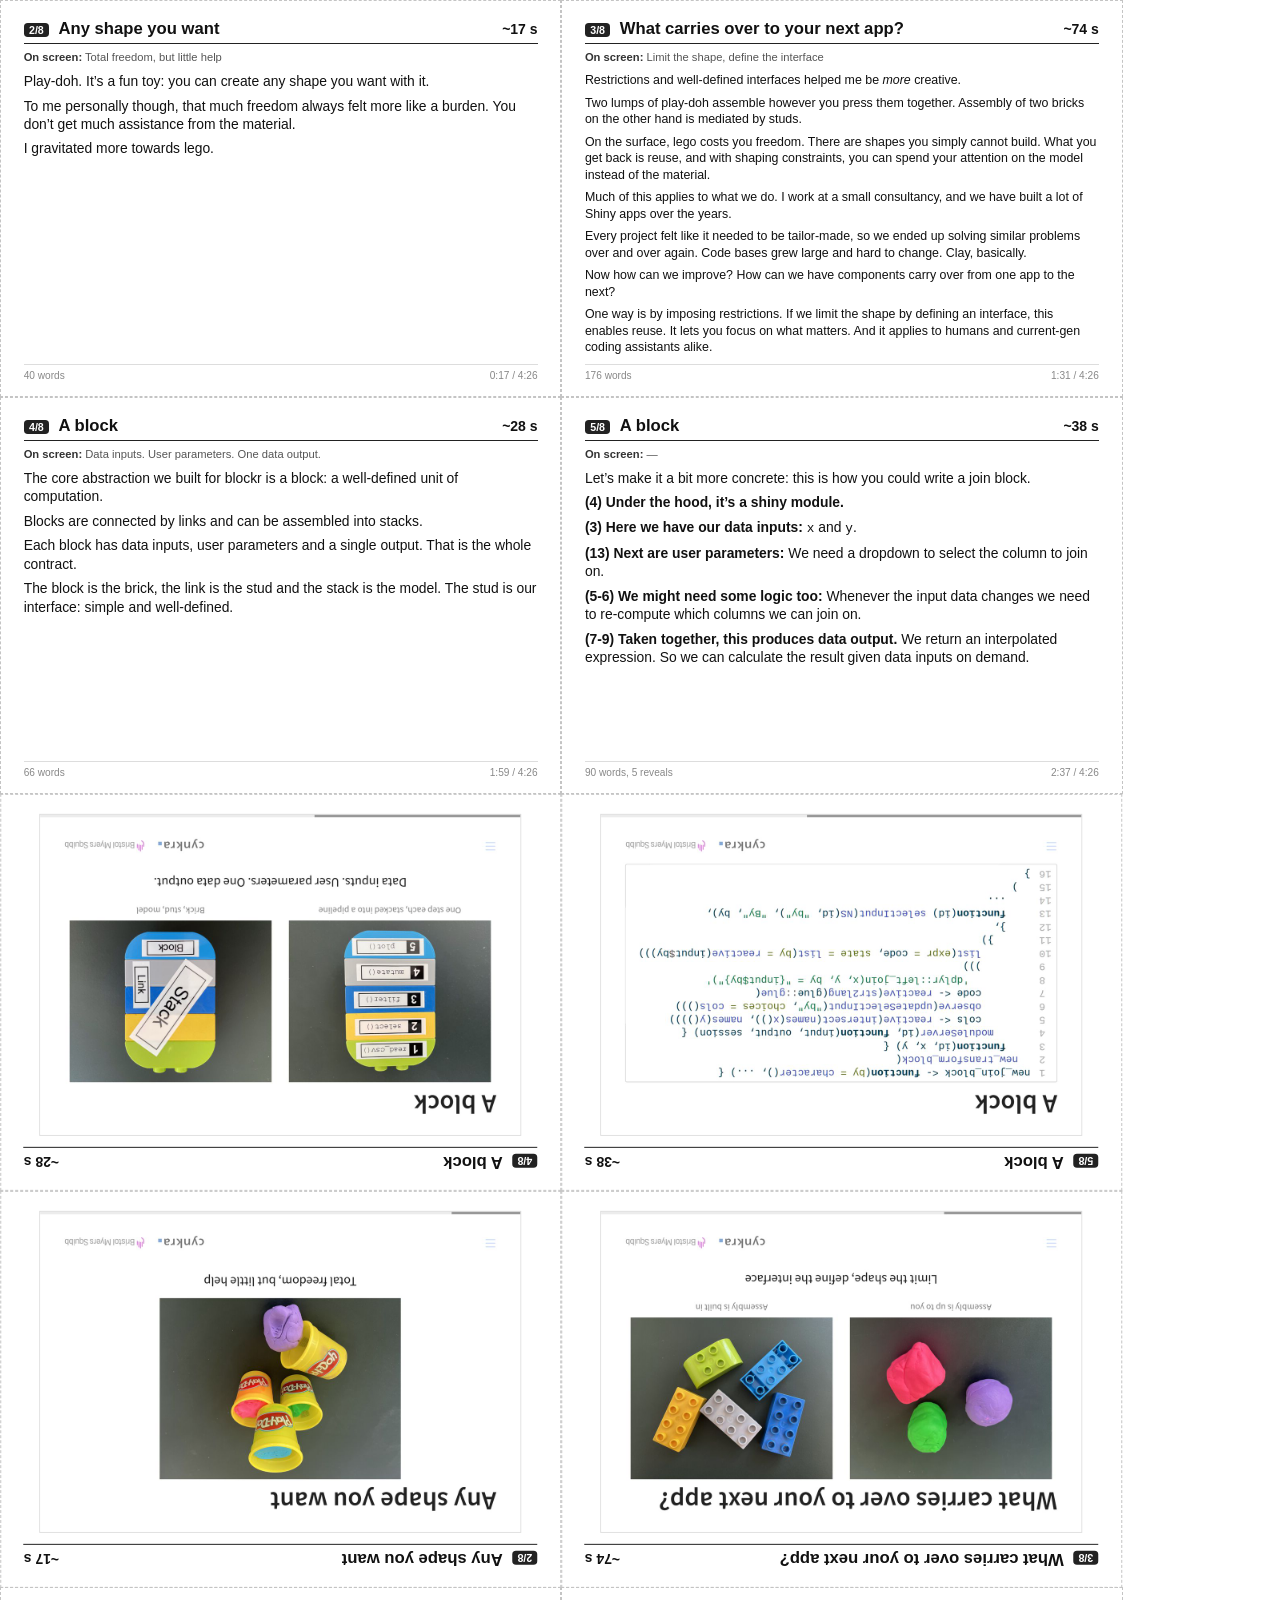
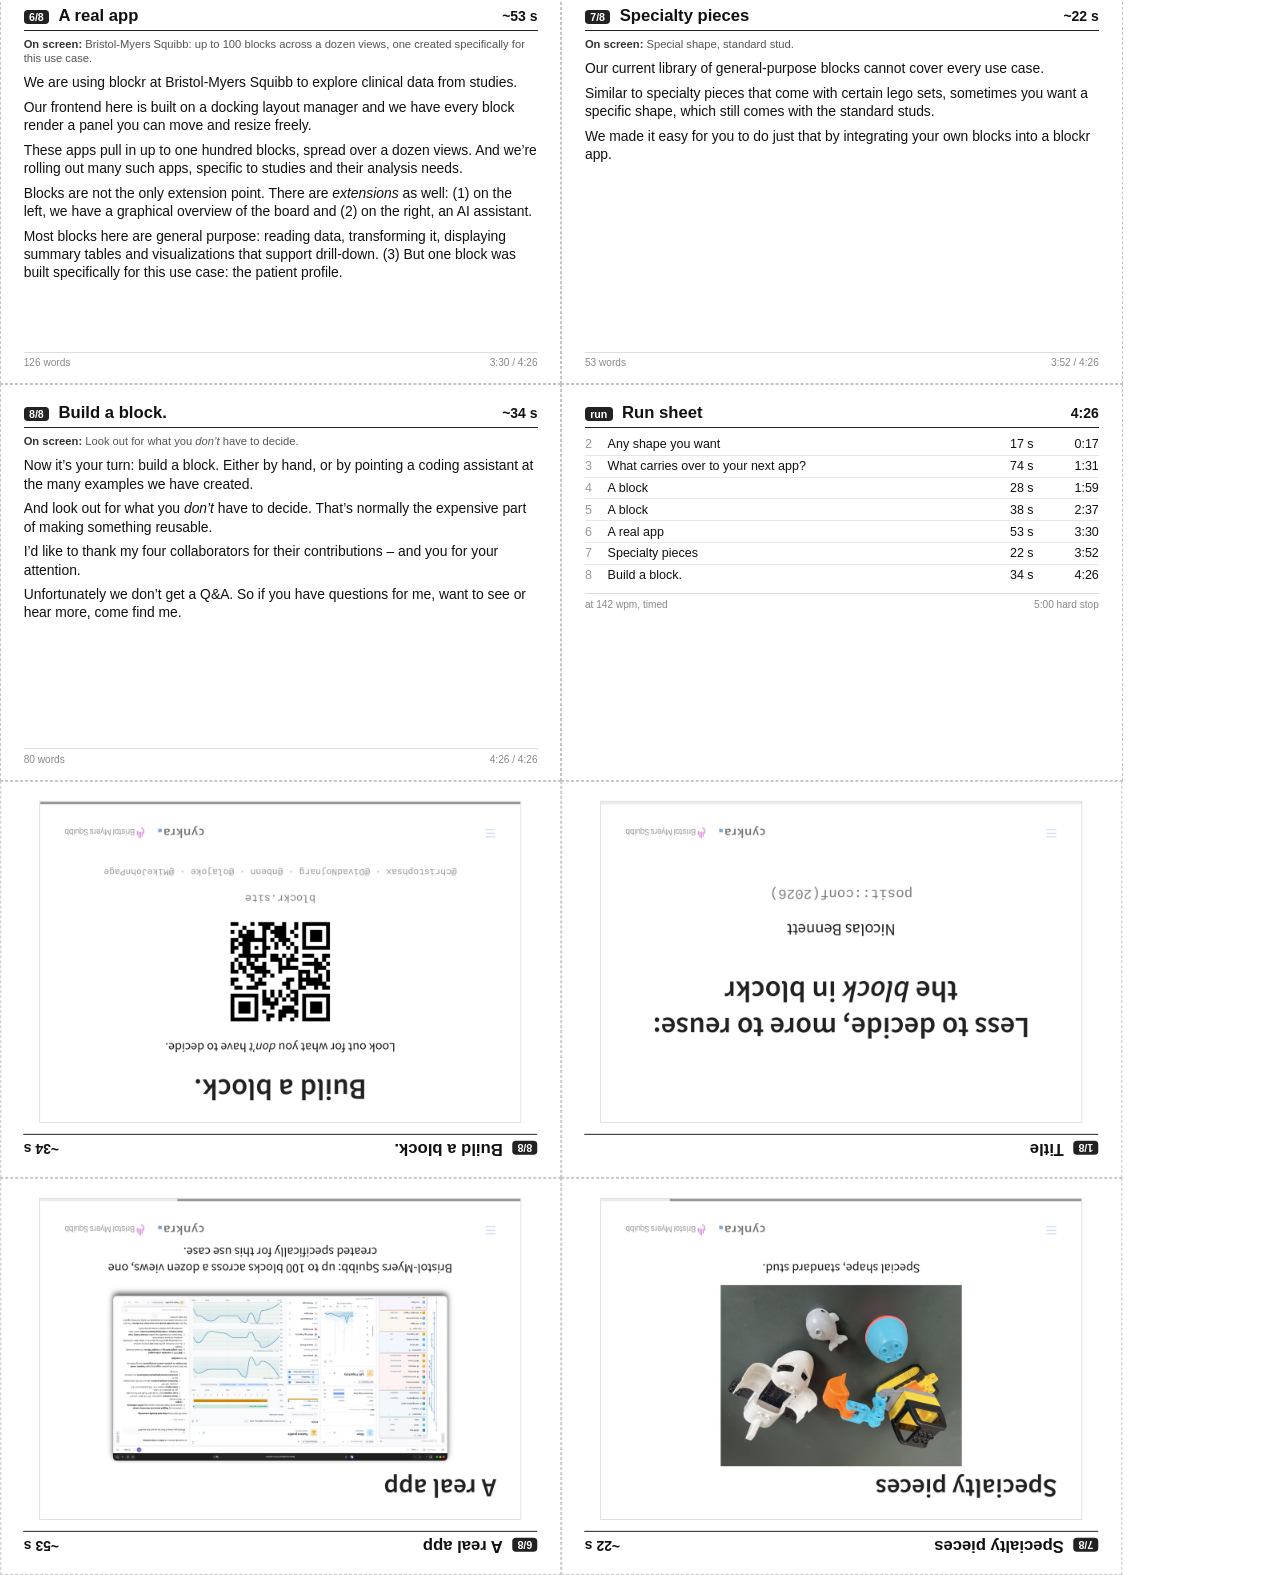
<file: speaker-cards.html>
<!doctype html><meta charset=utf-8><title>Speaker cards</title><style>
@page { size: A4 landscape; margin: 0; }
* { box-sizing: border-box; }
body {
  margin: 0;
  font-family: "Source Sans Pro", "Helvetica Neue", Arial, sans-serif;
  color: #111;
  print-color-adjust: exact;
  -webkit-print-color-adjust: exact;
}
.sheet {
  width: 297mm; height: 210mm;
  display: grid;
  grid-template-columns: 148.5mm 148.5mm;
  grid-template-rows: 105mm 105mm;
  page-break-after: always;
}
.sheet:last-child { page-break-after: auto; }
.card {
  padding: 5mm 6mm 4mm;
  border: 0.2mm dashed #c4c4c4;
  overflow: hidden;
  display: flex;
  flex-direction: column;
}
.head {
  display: flex; align-items: baseline; gap: 2.5mm;
  border-bottom: 0.35mm solid #222;
  padding-bottom: 1.2mm; margin-bottom: 1.6mm;
  flex: none;
}
.num {
  font-size: 8pt; font-weight: 700; color: #fff; background: #222;
  border-radius: 1mm; padding: 0.3mm 1.4mm; flex: none;
}
.title { font-size: 12.5pt; font-weight: 700; flex: 1; line-height: 1.1; }
.time { font-size: 10.5pt; font-weight: 700; flex: none; }
.screen {
  font-size: 8.4pt; color: #555; line-height: 1.25;
  margin-bottom: 2.2mm; flex: none;
}
.screen b { font-weight: 700; color: #333; }
.screen i, .screen em { font-style: italic; }
.notes { font-size: 10.4pt; line-height: 1.33; flex: 1; min-height: 0; overflow: hidden; }
.notes p { margin: 0 0 1.6mm; }
.notes p:last-child { margin-bottom: 0; }
.notes code { font-family: "Source Code Pro", monospace; font-size: 0.92em; }
.foot {
  font-size: 7.6pt; color: #888; border-top: 0.2mm solid #ddd;
  padding-top: 1.2mm; margin-top: 2mm;
  display: flex; justify-content: space-between; flex: none;
}
.blank { border: 0.2mm dashed #c4c4c4; }
/* A landscape sheet flipped about its long edge inverts the vertical axis, so
   a back printed upright lands upside down on the cut card. The whole face is
   turned — header with picture — because everything on one side of a sheet
   flips together, and turning only part of it leaves the two disagreeing.
   The rotation is inside the cell, so it moves nothing: which card backs which
   is set by the grid position alone. On screen the backs therefore read
   inverted, which is how you can tell the rotation is still applied. */
.back { transform: rotate(180deg); padding-bottom: 5mm; }
.back .head { margin-bottom: 3mm; }
.shot { flex: 1; min-height: 0; display: flex; align-items: center; justify-content: center; }
.shot img { max-width: 100%; max-height: 100%; object-fit: contain; border: 0.2mm solid #ddd; }
table.run { width: 100%; border-collapse: collapse; font-size: 9.4pt; }
table.run td { padding: 0.9mm 0; border-bottom: 0.15mm solid #e6e6e6; }
table.run td:first-child { width: 6mm; color: #999; }
table.run td.r { text-align: right; white-space: nowrap; padding-left: 3mm; }
table.run tr:last-child td { border-bottom: none; }
</style>
<div class="sheet">
<div class="card">
<div class="head"><span class="num">2/8</span>
<span class="title">Any shape you want</span><span class="time">~17 s</span></div>
<div class="screen"><b>On screen:</b> Total freedom, but little help</div>
<div class="notes"><p>Play-doh. It’s a fun toy: you can create any shape you want with it.</p>
<p>To me personally though, that much freedom always felt more like a burden. You don’t get much assistance from the material.</p>
<p>I gravitated more towards lego.</p></div>
<div class="foot"><span>40 words</span><span>0:17 / 4:26</span></div>
</div>
<div class="card">
<div class="head"><span class="num">3/8</span>
<span class="title">What carries over to your next app?</span><span class="time">~74 s</span></div>
<div class="screen"><b>On screen:</b> Limit the shape, define the interface</div>
<div class="notes"><p>Restrictions and well-defined interfaces helped me be <em>more</em> creative.</p>
<p>Two lumps of play-doh assemble however you press them together. Assembly of two bricks on the other hand is mediated by studs.</p>
<p>On the surface, lego costs you freedom. There are shapes you simply cannot build. What you get back is reuse, and with shaping constraints, you can spend your attention on the model instead of the material.</p>
<p>Much of this applies to what we do. I work at a small consultancy, and we have built a lot of Shiny apps over the years.</p>
<p>Every project felt like it needed to be tailor-made, so we ended up solving similar problems over and over again. Code bases grew large and hard to change. Clay, basically.</p>
<p>Now how can we improve? How can we have components carry over from one app to the next?</p>
<p>One way is by imposing restrictions. If we limit the shape by defining an interface, this enables reuse. It lets you focus on what matters. And it applies to humans and current-gen coding assistants alike.</p></div>
<div class="foot"><span>176 words</span><span>1:31 / 4:26</span></div>
</div>
<div class="card">
<div class="head"><span class="num">4/8</span>
<span class="title">A block</span><span class="time">~28 s</span></div>
<div class="screen"><b>On screen:</b> Data inputs. User parameters. One data output.</div>
<div class="notes"><p>The core abstraction we built for blockr is a block: a well-defined unit of computation.</p>
<p>Blocks are connected by links and can be assembled into stacks.</p>
<p>Each block has data inputs, user parameters and a single output. That is the whole contract.</p>
<p>The block is the brick, the link is the stud and the stack is the model. The stud is our interface: simple and well-defined.</p></div>
<div class="foot"><span>66 words</span><span>1:59 / 4:26</span></div>
</div>
<div class="card">
<div class="head"><span class="num">5/8</span>
<span class="title">A block</span><span class="time">~38 s</span></div>
<div class="screen"><b>On screen:</b> —</div>
<div class="notes"><p>Let’s make it a bit more concrete: this is how you could write a join block.</p>
<p><strong>(4) Under the hood, it’s a shiny module.</strong></p>
<p><strong>(3) Here we have our data inputs:</strong> <code>x</code> and <code>y</code>.</p>
<p><strong>(13) Next are user parameters:</strong> We need a dropdown to select the column to join on.</p>
<p><strong>(5-6) We might need some logic too:</strong> Whenever the input data changes we need to re-compute which columns we can join on.</p>
<p><strong>(7-9) Taken together, this produces data output.</strong> We return an interpolated expression. So we can calculate the result given data inputs on demand.</p></div>
<div class="foot"><span>90 words, 5 reveals</span><span>2:37 / 4:26</span></div>
</div>
</div>
<div class="sheet">
<div class="card back">
<div class="head"><span class="num">4/8</span>
<span class="title">A block</span><span class="time">~28 s</span></div>
<div class="shot"><img src="cards-img/slide-04.jpg"></div>
</div>
<div class="card back">
<div class="head"><span class="num">5/8</span>
<span class="title">A block</span><span class="time">~38 s</span></div>
<div class="shot"><img src="cards-img/slide-05.jpg"></div>
</div>
<div class="card back">
<div class="head"><span class="num">2/8</span>
<span class="title">Any shape you want</span><span class="time">~17 s</span></div>
<div class="shot"><img src="cards-img/slide-02.jpg"></div>
</div>
<div class="card back">
<div class="head"><span class="num">3/8</span>
<span class="title">What carries over to your next app?</span><span class="time">~74 s</span></div>
<div class="shot"><img src="cards-img/slide-03.jpg"></div>
</div>
</div>
<div class="sheet">
<div class="card">
<div class="head"><span class="num">6/8</span>
<span class="title">A real app</span><span class="time">~53 s</span></div>
<div class="screen"><b>On screen:</b> Bristol-Myers Squibb: up to 100 blocks across a dozen views, one created specifically for this use case.</div>
<div class="notes"><p>We are using blockr at Bristol-Myers Squibb to explore clinical data from studies.</p>
<p>Our frontend here is built on a docking layout manager and we have every block render a panel you can move and resize freely.</p>
<p>These apps pull in up to one hundred blocks, spread over a dozen views. And we’re rolling out many such apps, specific to studies and their analysis needs.</p>
<p>Blocks are not the only extension point. There are <em>extensions</em> as well: (1) on the left, we have a graphical overview of the board and (2) on the right, an AI assistant.</p>
<p>Most blocks here are general purpose: reading data, transforming it, displaying summary tables and visualizations that support drill-down. (3) But one block was built specifically for this use case: the patient profile.</p></div>
<div class="foot"><span>126 words</span><span>3:30 / 4:26</span></div>
</div>
<div class="card">
<div class="head"><span class="num">7/8</span>
<span class="title">Specialty pieces</span><span class="time">~22 s</span></div>
<div class="screen"><b>On screen:</b> Special shape, standard stud.</div>
<div class="notes"><p>Our current library of general-purpose blocks cannot cover every use case.</p>
<p>Similar to specialty pieces that come with certain lego sets, sometimes you want a specific shape, which still comes with the standard studs.</p>
<p>We made it easy for you to do just that by integrating your own blocks into a blockr app.</p></div>
<div class="foot"><span>53 words</span><span>3:52 / 4:26</span></div>
</div>
<div class="card">
<div class="head"><span class="num">8/8</span>
<span class="title">Build a block.</span><span class="time">~34 s</span></div>
<div class="screen"><b>On screen:</b> Look out for what you <em>don’t</em> have to decide.</div>
<div class="notes"><p>Now it’s your turn: build a block. Either by hand, or by pointing a coding assistant at the many examples we have created.</p>
<p>And look out for what you <em>don’t</em> have to decide. That’s normally the expensive part of making something reusable.</p>
<p>I’d like to thank my four collaborators for their contributions – and you for your attention.</p>
<p>Unfortunately we don’t get a Q&amp;A. So if you have questions for me, want to see or hear more, come find me.</p></div>
<div class="foot"><span>80 words</span><span>4:26 / 4:26</span></div>
</div>
<div class="card">
<div class="head"><span class="num">run</span>
<span class="title">Run sheet</span><span class="time">4:26</span></div>
<table class="run"><tr><td>2</td><td>Any shape you want</td><td class=r>17 s</td><td class=r>0:17</td></tr><tr><td>3</td><td>What carries over to your next app?</td><td class=r>74 s</td><td class=r>1:31</td></tr><tr><td>4</td><td>A block</td><td class=r>28 s</td><td class=r>1:59</td></tr><tr><td>5</td><td>A block</td><td class=r>38 s</td><td class=r>2:37</td></tr><tr><td>6</td><td>A real app</td><td class=r>53 s</td><td class=r>3:30</td></tr><tr><td>7</td><td>Specialty pieces</td><td class=r>22 s</td><td class=r>3:52</td></tr><tr><td>8</td><td>Build a block.</td><td class=r>34 s</td><td class=r>4:26</td></tr></table>
<div class="foot"><span>at 142 wpm, timed</span><span>5:00 hard stop</span></div>
</div>
</div>
<div class="sheet">
<div class="card back">
<div class="head"><span class="num">8/8</span>
<span class="title">Build a block.</span><span class="time">~34 s</span></div>
<div class="shot"><img src="cards-img/slide-08.jpg"></div>
</div>
<div class="card back">
<div class="head"><span class="num">1/8</span>
<span class="title">Title</span><span class="time"></span></div>
<div class="shot"><img src="cards-img/slide-01.jpg"></div>
</div>
<div class="card back">
<div class="head"><span class="num">6/8</span>
<span class="title">A real app</span><span class="time">~53 s</span></div>
<div class="shot"><img src="cards-img/slide-06.jpg"></div>
</div>
<div class="card back">
<div class="head"><span class="num">7/8</span>
<span class="title">Specialty pieces</span><span class="time">~22 s</span></div>
<div class="shot"><img src="cards-img/slide-07.jpg"></div>
</div>
</div>
<script>
function fitCards() {
  for (const card of document.querySelectorAll('.card')) {
    const notes = card.querySelector('.notes');
    if (!notes) continue;
    // `.notes` is the flex filler, so it is exactly the leftover space and its
    // scrollHeight is the height the prose actually wants. Measuring the card
    // instead cannot work: a flex item with `min-height: 0` shrinks to fit
    // whatever is left, so the sum of the children always equals the card.
    let pt = 10.4, lh = 1.33;
    notes.style.fontSize = pt.toFixed(2) + 'pt';
    notes.style.lineHeight = lh.toFixed(2);
    const over = () => notes.scrollHeight > notes.clientHeight + 0.5;
    while (over() && pt > 7.4) {
      pt -= 0.1;
      notes.style.fontSize = pt.toFixed(2) + 'pt';
    }
    while (over() && lh > 1.14) {
      lh -= 0.01;
      notes.style.lineHeight = lh.toFixed(2);
    }
    card.dataset.pt = pt.toFixed(2);
    card.dataset.lh = lh.toFixed(2);
    card.dataset.slack = Math.round(notes.clientHeight - notes.scrollHeight);
  }
}
fitCards();
if (document.fonts && document.fonts.ready) document.fonts.ready.then(fitCards);
window.addEventListener('beforeprint', fitCards);
</script>
</file>
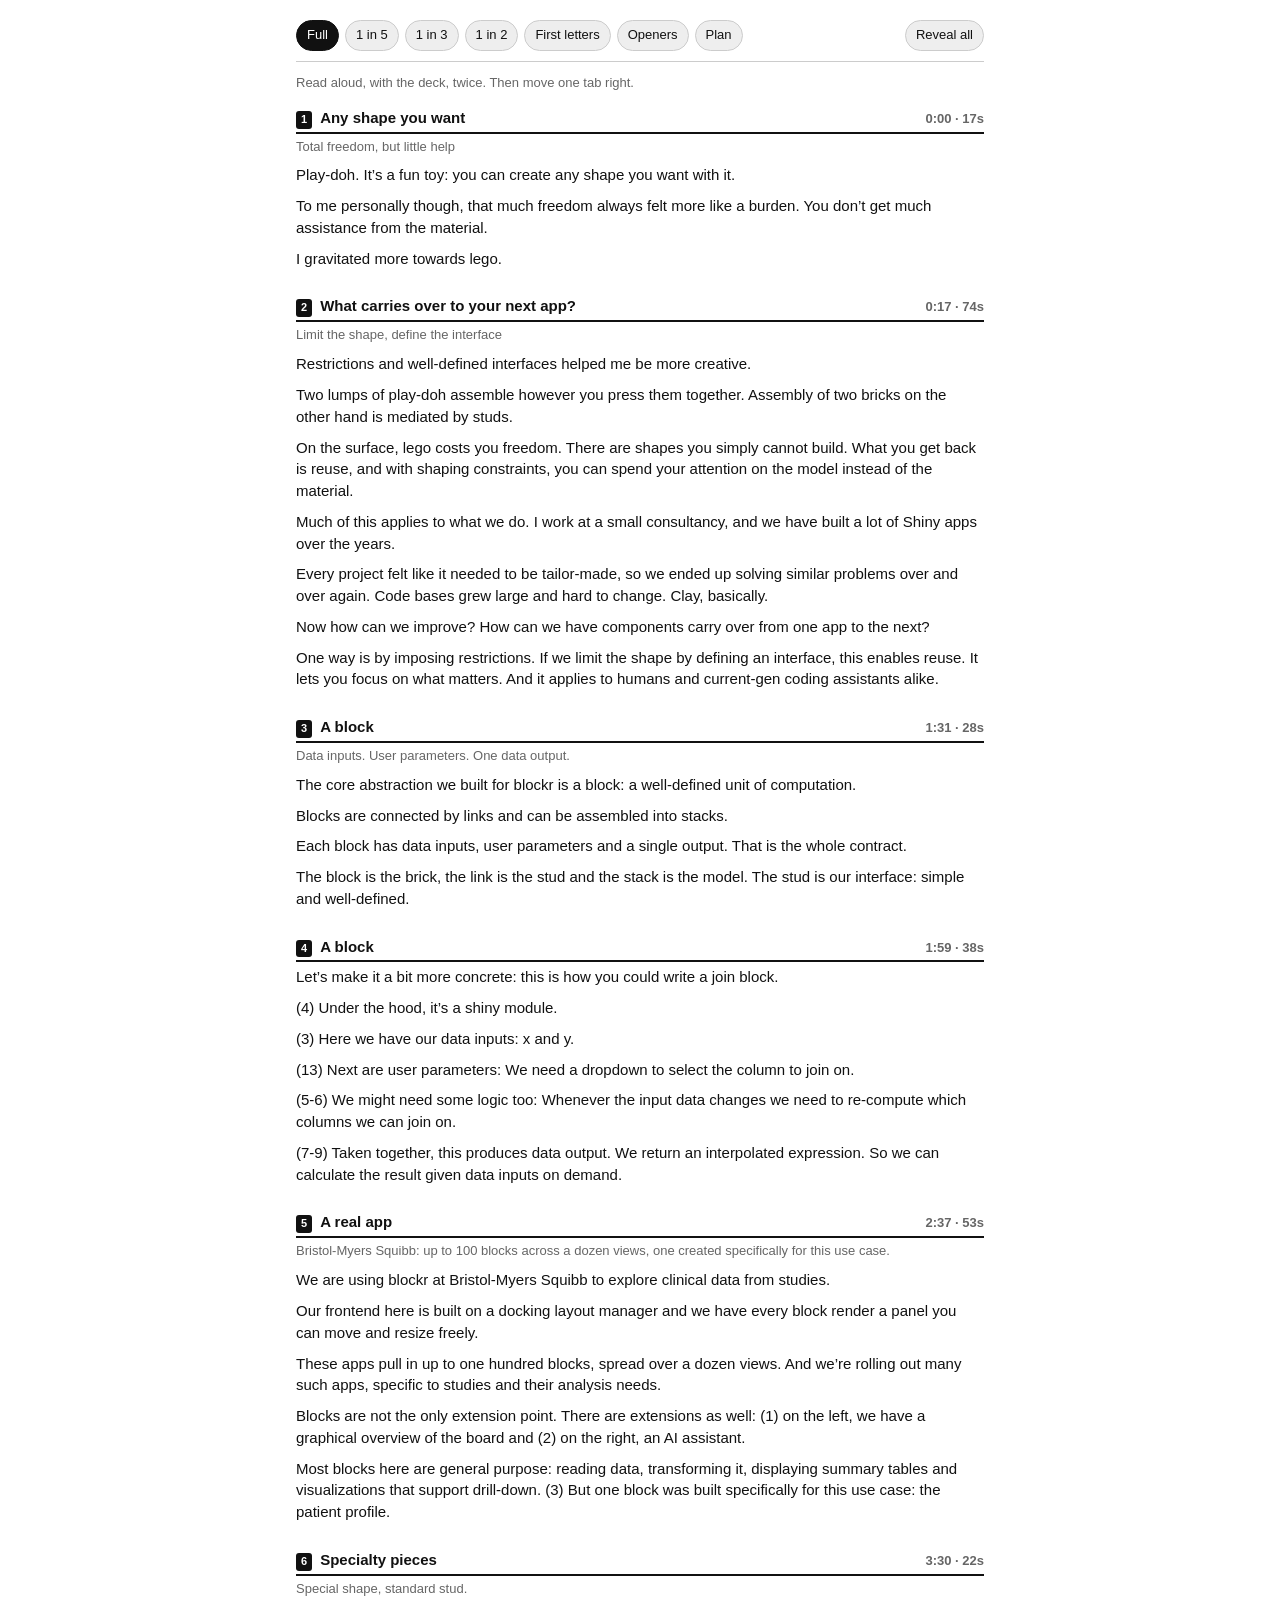
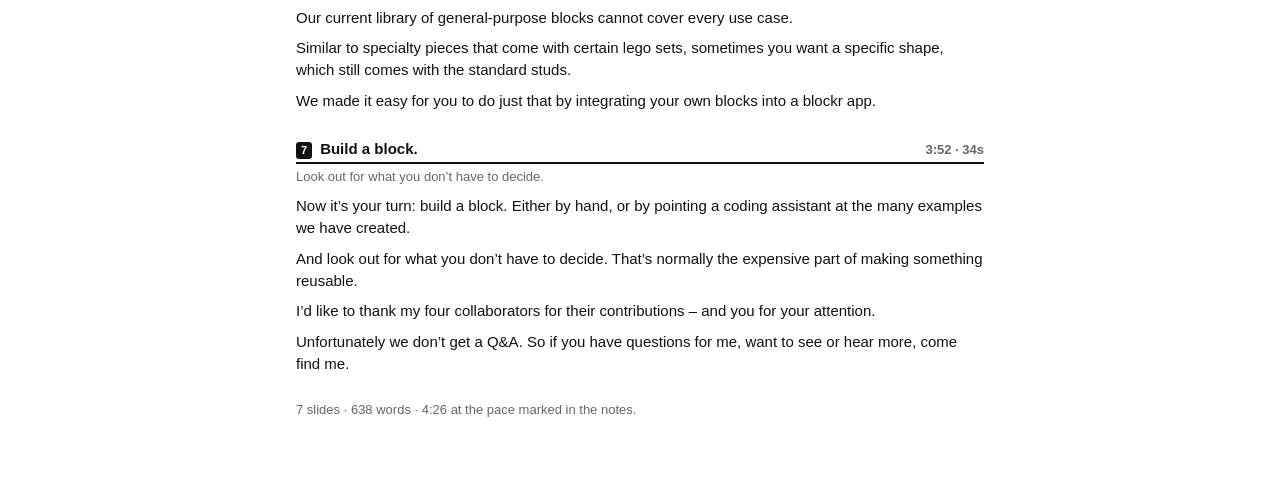
<file: cards/drill.html>
<!doctype html>
<html lang=en><head><meta charset=utf-8><meta name=viewport content='width=device-width, initial-scale=1'></head><body><title>Talk drill</title><style>
:root {
  --ink: #111; --mute: #666; --line: #ccc; --paper: #fff; --tab: #eee;
  --blank: #999;
}
* { box-sizing: border-box; }
body {
  margin: 0; background: var(--paper); color: var(--ink);
  font-family: "Source Sans Pro", "Helvetica Neue", Arial, sans-serif;
  font-size: 15px; line-height: 1.45;
}
.wrap { max-width: 720px; margin: 0 auto; padding: 12px 16px 60px; }
nav.tabs {
  position: sticky; top: 0; background: var(--paper); z-index: 2;
  display: flex; flex-wrap: wrap; gap: 6px; padding: 8px 0 10px;
  border-bottom: 1px solid var(--line); margin-bottom: 12px;
}
nav.tabs button {
  font: inherit; font-size: 13px; padding: 5px 10px; border-radius: 999px;
  border: 1px solid var(--line); background: var(--tab); color: var(--ink);
  cursor: pointer;
}
nav.tabs button.on { background: var(--ink); color: var(--paper); border-color: var(--ink); }
nav.tabs .sp { flex: 1; }
.level { display: none; }
.level.on { display: block; }
.hint { color: var(--mute); font-size: 13px; margin: 0 0 14px; }
.slide { margin: 0 0 26px; }
.head {
  display: flex; align-items: baseline; gap: 8px;
  border-bottom: 2px solid var(--ink); padding-bottom: 3px; margin-bottom: 4px;
}
.num {
  font-size: 11px; font-weight: 700; color: var(--paper); background: var(--ink);
  border-radius: 3px; padding: 1px 5px;
}
.title { font-weight: 700; flex: 1; }
.time { font-size: 13px; font-weight: 700; color: var(--mute); white-space: nowrap; }
.screen { font-size: 13px; color: var(--mute); margin-bottom: 8px; }
.notes p { margin: 0 0 9px; }
.b {
  color: transparent; border-bottom: 1px solid var(--blank);
  cursor: pointer; user-select: none;
}
.b.on, .reveal .b { color: inherit; border-bottom-color: transparent; }
.w { white-space: nowrap; }
/* First letters: the rest of the word is gone, not blanked, so the sheet is
   letters and punctuation only. Tapping the letter brings the word back. */
.w { cursor: pointer; }
.r { display: none; border: 0; }
.r.on, .reveal .r { display: inline; }
ol.op { margin: 0; padding-left: 26px; columns: 2; column-gap: 24px; }
ol.op li { break-inside: avoid; padding: 1px 0; }
.plan h1 { font-size: 20px; margin: 0 0 8px; }
.plan h2 { font-size: 16px; margin: 20px 0 6px; }
.plan h3 { font-size: 15px; margin: 14px 0 4px; }
.plan ul { padding-left: 22px; margin: 4px 0 8px; }
.plan li { margin: 2px 0; }
.plan code { font-family: "Source Code Pro", monospace; font-size: 0.92em; }
@media print {
  @page { size: A4; margin: 14mm; }
  body { font-size: 11pt; }
  .wrap { max-width: none; padding: 0; }
  nav.tabs { display: none; }
  .level { display: block; page-break-before: always; }
  .level:first-of-type { page-break-before: auto; }
  .level > h1 { font-size: 14pt; margin: 0 0 6pt; }
  .b { border-bottom-color: #777; }
  .b.on { color: transparent; border-bottom-color: #777; }
  .r.on { display: none; }
  .slide { page-break-inside: avoid; }
}
@media screen { .level > h1 { display: none; } }
</style><div class=wrap><nav class=tabs><button data-level=full>Full</button><button data-level=fade5>1 in 5</button><button data-level=fade3>1 in 3</button><button data-level=fade2>1 in 2</button><button data-level=letters>First letters</button><button data-level=openers>Openers</button><button data-level=plan>Plan</button><span class=sp></span><button id=reveal title='Show every blank'>Reveal all</button></nav>
<div class=level id=lv-full><h1>Full</h1>
<p class=hint>Read aloud, with the deck, twice. Then move one tab right.</p>
<section class=slide><div class=head><span class=num>1</span><span class=title>Any shape you want</span><span class=time>0:00 · 17s</span></div><div class=screen>Total freedom, but little help</div><div class=notes><p>Play-doh. It’s a fun toy: you can create any shape you want with it.</p><p>To me personally though, that much freedom always felt more like a burden. You don’t get much assistance from the material.</p><p>I gravitated more towards lego.</p></div></section>
<section class=slide><div class=head><span class=num>2</span><span class=title>What carries over to your next app?</span><span class=time>0:17 · 74s</span></div><div class=screen>Limit the shape, define the interface</div><div class=notes><p>Restrictions and well-defined interfaces helped me be more creative.</p><p>Two lumps of play-doh assemble however you press them together. Assembly of two bricks on the other hand is mediated by studs.</p><p>On the surface, lego costs you freedom. There are shapes you simply cannot build. What you get back is reuse, and with shaping constraints, you can spend your attention on the model instead of the material.</p><p>Much of this applies to what we do. I work at a small consultancy, and we have built a lot of Shiny apps over the years.</p><p>Every project felt like it needed to be tailor-made, so we ended up solving similar problems over and over again. Code bases grew large and hard to change. Clay, basically.</p><p>Now how can we improve? How can we have components carry over from one app to the next?</p><p>One way is by imposing restrictions. If we limit the shape by defining an interface, this enables reuse. It lets you focus on what matters. And it applies to humans and current-gen coding assistants alike.</p></div></section>
<section class=slide><div class=head><span class=num>3</span><span class=title>A block</span><span class=time>1:31 · 28s</span></div><div class=screen>Data inputs. User parameters. One data output.</div><div class=notes><p>The core abstraction we built for blockr is a block: a well-defined unit of computation.</p><p>Blocks are connected by links and can be assembled into stacks.</p><p>Each block has data inputs, user parameters and a single output. That is the whole contract.</p><p>The block is the brick, the link is the stud and the stack is the model. The stud is our interface: simple and well-defined.</p></div></section>
<section class=slide><div class=head><span class=num>4</span><span class=title>A block</span><span class=time>1:59 · 38s</span></div><div class=notes><p>Let’s make it a bit more concrete: this is how you could write a join block.</p><p>(4) Under the hood, it’s a shiny module.</p><p>(3) Here we have our data inputs: x and y.</p><p>(13) Next are user parameters: We need a dropdown to select the column to join on.</p><p>(5-6) We might need some logic too: Whenever the input data changes we need to re-compute which columns we can join on.</p><p>(7-9) Taken together, this produces data output. We return an interpolated expression. So we can calculate the result given data inputs on demand.</p></div></section>
<section class=slide><div class=head><span class=num>5</span><span class=title>A real app</span><span class=time>2:37 · 53s</span></div><div class=screen>Bristol-Myers Squibb: up to 100 blocks across a dozen views, one created specifically for this use case.</div><div class=notes><p>We are using blockr at Bristol-Myers Squibb to explore clinical data from studies.</p><p>Our frontend here is built on a docking layout manager and we have every block render a panel you can move and resize freely.</p><p>These apps pull in up to one hundred blocks, spread over a dozen views. And we’re rolling out many such apps, specific to studies and their analysis needs.</p><p>Blocks are not the only extension point. There are extensions as well: (1) on the left, we have a graphical overview of the board and (2) on the right, an AI assistant.</p><p>Most blocks here are general purpose: reading data, transforming it, displaying summary tables and visualizations that support drill-down. (3) But one block was built specifically for this use case: the patient profile.</p></div></section>
<section class=slide><div class=head><span class=num>6</span><span class=title>Specialty pieces</span><span class=time>3:30 · 22s</span></div><div class=screen>Special shape, standard stud.</div><div class=notes><p>Our current library of general-purpose blocks cannot cover every use case.</p><p>Similar to specialty pieces that come with certain lego sets, sometimes you want a specific shape, which still comes with the standard studs.</p><p>We made it easy for you to do just that by integrating your own blocks into a blockr app.</p></div></section>
<section class=slide><div class=head><span class=num>7</span><span class=title>Build a block.</span><span class=time>3:52 · 34s</span></div><div class=screen>Look out for what you don’t have to decide.</div><div class=notes><p>Now it’s your turn: build a block. Either by hand, or by pointing a coding assistant at the many examples we have created.</p><p>And look out for what you don’t have to decide. That’s normally the expensive part of making something reusable.</p><p>I’d like to thank my four collaborators for their contributions – and you for your attention.</p><p>Unfortunately we don’t get a Q&amp;A. So if you have questions for me, want to see or hear more, come find me.</p></div></section>
</div>
<div class=level id=lv-fade5><h1>1 in 5</h1>
<p class=hint>Say the paragraph; tap a blank only if you are stuck.</p>
<section class=slide><div class=head><span class=num>1</span><span class=title>Any shape you want</span><span class=time>0:00 · 17s</span></div><div class=screen>Total freedom, but little help</div><div class=notes><p>Play-doh. It’s a fun <span class=b>toy</span>: you can create any <span class=b>shape</span> you want with it.</p><p>To me personally though, <span class=b>that</span> much freedom always felt <span class=b>more</span> like a burden. You <span class=b>don’t</span> get much assistance from <span class=b>the</span> material.</p><p>I gravitated more towards <span class=b>lego</span>.</p></div></section>
<section class=slide><div class=head><span class=num>2</span><span class=title>What carries over to your next app?</span><span class=time>0:17 · 74s</span></div><div class=screen>Limit the shape, define the interface</div><div class=notes><p>Restrictions and well-defined interfaces <span class=b>helped</span> me be more creative.</p><p>Two lumps of play-doh <span class=b>assemble</span> however you press them <span class=b>together</span>. Assembly of two bricks <span class=b>on</span> the other hand is <span class=b>mediated</span> by studs.</p><p>On the surface, lego <span class=b>costs</span> you freedom. There are <span class=b>shapes</span> you simply cannot build. <span class=b>What</span> you get back is <span class=b>reuse</span>, and with shaping constraints, <span class=b>you</span> can spend your attention <span class=b>on</span> the model instead of <span class=b>the</span> material.</p><p>Much of this applies <span class=b>to</span> what we do. I <span class=b>work</span> at a small consultancy, <span class=b>and</span> we have built a <span class=b>lot</span> of Shiny apps over <span class=b>the</span> years.</p><p>Every project felt like <span class=b>it</span> needed to be tailor-made, <span class=b>so</span> we ended up solving <span class=b>similar</span> problems over and over <span class=b>again</span>. Code bases grew large <span class=b>and</span> hard to change. Clay, <span class=b>basically</span>.</p><p>Now how can we <span class=b>improve</span>? How can we have <span class=b>components</span> carry over from one <span class=b>app</span> to the next?</p><p>One way is by <span class=b>imposing</span> restrictions. If we limit <span class=b>the</span> shape by defining an <span class=b>interface</span>, this enables reuse. It <span class=b>lets</span> you focus on what <span class=b>matters</span>. And it applies to <span class=b>humans</span> and current-gen coding assistants <span class=b>alike</span>.</p></div></section>
<section class=slide><div class=head><span class=num>3</span><span class=title>A block</span><span class=time>1:31 · 28s</span></div><div class=screen>Data inputs. User parameters. One data output.</div><div class=notes><p>The core abstraction we <span class=b>built</span> for blockr is a <span class=b>block</span>: a well-defined unit of <span class=b>computation</span>.</p><p>Blocks are connected by <span class=b>links</span> and can be assembled <span class=b>into</span> stacks.</p><p>Each block has data <span class=b>inputs</span>, user parameters and a <span class=b>single</span> output. That is the <span class=b>whole</span> contract.</p><p>The block is the <span class=b>brick</span>, the link is the <span class=b>stud</span> and the stack is <span class=b>the</span> model. The stud is <span class=b>our</span> interface: simple and well-defined.</p></div></section>
<section class=slide><div class=head><span class=num>4</span><span class=title>A block</span><span class=time>1:59 · 38s</span></div><div class=notes><p>Let’s make it a <span class=b>bit</span> more concrete: this is <span class=b>how</span> you could write a <span class=b>join</span> block.</p><p>(4) Under the hood, it’s <span class=b>a</span> shiny module.</p><p>(3) Here we have our <span class=b>data</span> inputs: x and y.</p><p>(13) Next are user parameters: <span class=b>We</span> need a dropdown to <span class=b>select</span> the column to join <span class=b>on</span>.</p><p>(5-6) We might need some <span class=b>logic</span> too: Whenever the input <span class=b>data</span> changes we need to <span class=b>re-compute</span> which columns we can <span class=b>join</span> on.</p><p>(7-9) Taken together, this produces <span class=b>data</span> output. We return an <span class=b>interpolated</span> expression. So we can <span class=b>calculate</span> the result given data <span class=b>inputs</span> on demand.</p></div></section>
<section class=slide><div class=head><span class=num>5</span><span class=title>A real app</span><span class=time>2:37 · 53s</span></div><div class=screen>Bristol-Myers Squibb: up to 100 blocks across a dozen views, one created specifically for this use case.</div><div class=notes><p>We are using blockr <span class=b>at</span> Bristol-Myers Squibb to explore <span class=b>clinical</span> data from studies.</p><p>Our frontend here is <span class=b>built</span> on a docking layout <span class=b>manager</span> and we have every <span class=b>block</span> render a panel you <span class=b>can</span> move and resize freely.</p><p>These apps pull in <span class=b>up</span> to one hundred blocks, <span class=b>spread</span> over a dozen views. <span class=b>And</span> we’re rolling out many <span class=b>such</span> apps, specific to studies <span class=b>and</span> their analysis needs.</p><p>Blocks are not the <span class=b>only</span> extension point. There are <span class=b>extensions</span> as well: (1) on the <span class=b>left</span>, we have a graphical <span class=b>overview</span> of the board and (2) <span class=b>on</span> the right, an AI <span class=b>assistant</span>.</p><p>Most blocks here are <span class=b>general</span> purpose: reading data, transforming <span class=b>it</span>, displaying summary tables and <span class=b>visualizations</span> that support drill-down. (3) But <span class=b>one</span> block was built specifically <span class=b>for</span> this use case: the <span class=b>patient</span> profile.</p></div></section>
<section class=slide><div class=head><span class=num>6</span><span class=title>Specialty pieces</span><span class=time>3:30 · 22s</span></div><div class=screen>Special shape, standard stud.</div><div class=notes><p>Our current library of <span class=b>general-purpose</span> blocks cannot cover every <span class=b>use</span> case.</p><p>Similar to specialty pieces <span class=b>that</span> come with certain lego <span class=b>sets</span>, sometimes you want a <span class=b>specific</span> shape, which still comes <span class=b>with</span> the standard studs.</p><p>We made it easy <span class=b>for</span> you to do just <span class=b>that</span> by integrating your own <span class=b>blocks</span> into a blockr app.</p></div></section>
<section class=slide><div class=head><span class=num>7</span><span class=title>Build a block.</span><span class=time>3:52 · 34s</span></div><div class=screen>Look out for what you don’t have to decide.</div><div class=notes><p>Now it’s your turn: <span class=b>build</span> a block. Either by <span class=b>hand</span>, or by pointing a <span class=b>coding</span> assistant at the many <span class=b>examples</span> we have created.</p><p>And look out for <span class=b>what</span> you don’t have to <span class=b>decide</span>. That’s normally the expensive <span class=b>part</span> of making something reusable.</p><p>I’d like to thank <span class=b>my</span> four collaborators for their <span class=b>contributions</span> – and you for your <span class=b>attention</span>.</p><p>Unfortunately we don’t get <span class=b>a</span> Q&amp;A. So if you <span class=b>have</span> questions for me, want <span class=b>to</span> see or hear more, <span class=b>come</span> find me.</p></div></section>
</div>
<div class=level id=lv-fade3><h1>1 in 3</h1>
<p class=hint>Same. Two clean passes in a row before moving on.</p>
<section class=slide><div class=head><span class=num>1</span><span class=title>Any shape you want</span><span class=time>0:00 · 17s</span></div><div class=screen>Total freedom, but little help</div><div class=notes><p>Play-doh. It’s <span class=b>a</span> fun toy: <span class=b>you</span> can create <span class=b>any</span> shape you <span class=b>want</span> with it.</p><p>To me <span class=b>personally</span> though, that <span class=b>much</span> freedom always <span class=b>felt</span> more like <span class=b>a</span> burden. You <span class=b>don’t</span> get much <span class=b>assistance</span> from the <span class=b>material</span>.</p><p>I gravitated <span class=b>more</span> towards lego.</p></div></section>
<section class=slide><div class=head><span class=num>2</span><span class=title>What carries over to your next app?</span><span class=time>0:17 · 74s</span></div><div class=screen>Limit the shape, define the interface</div><div class=notes><p>Restrictions and <span class=b>well-defined</span> interfaces helped <span class=b>me</span> be more <span class=b>creative</span>.</p><p>Two lumps <span class=b>of</span> play-doh assemble <span class=b>however</span> you press <span class=b>them</span> together. Assembly <span class=b>of</span> two bricks <span class=b>on</span> the other <span class=b>hand</span> is mediated <span class=b>by</span> studs.</p><p>On the <span class=b>surface</span>, lego costs <span class=b>you</span> freedom. There <span class=b>are</span> shapes you <span class=b>simply</span> cannot build. <span class=b>What</span> you get <span class=b>back</span> is reuse, <span class=b>and</span> with shaping <span class=b>constraints</span>, you can <span class=b>spend</span> your attention <span class=b>on</span> the model <span class=b>instead</span> of the <span class=b>material</span>.</p><p>Much of <span class=b>this</span> applies to <span class=b>what</span> we do. <span class=b>I</span> work at <span class=b>a</span> small consultancy, <span class=b>and</span> we have <span class=b>built</span> a lot <span class=b>of</span> Shiny apps <span class=b>over</span> the years.</p><p>Every project <span class=b>felt</span> like it <span class=b>needed</span> to be <span class=b>tailor-made</span>, so we <span class=b>ended</span> up solving <span class=b>similar</span> problems over <span class=b>and</span> over again. <span class=b>Code</span> bases grew <span class=b>large</span> and hard <span class=b>to</span> change. Clay, <span class=b>basically</span>.</p><p>Now how <span class=b>can</span> we improve? <span class=b>How</span> can we <span class=b>have</span> components carry <span class=b>over</span> from one <span class=b>app</span> to the <span class=b>next</span>?</p><p>One way <span class=b>is</span> by imposing <span class=b>restrictions</span>. If we <span class=b>limit</span> the shape <span class=b>by</span> defining an <span class=b>interface</span>, this enables <span class=b>reuse</span>. It lets <span class=b>you</span> focus on <span class=b>what</span> matters. And <span class=b>it</span> applies to <span class=b>humans</span> and current-gen <span class=b>coding</span> assistants alike.</p></div></section>
<section class=slide><div class=head><span class=num>3</span><span class=title>A block</span><span class=time>1:31 · 28s</span></div><div class=screen>Data inputs. User parameters. One data output.</div><div class=notes><p>The core <span class=b>abstraction</span> we built <span class=b>for</span> blockr is <span class=b>a</span> block: a <span class=b>well-defined</span> unit of <span class=b>computation</span>.</p><p>Blocks are <span class=b>connected</span> by links <span class=b>and</span> can be <span class=b>assembled</span> into stacks.</p><p>Each block <span class=b>has</span> data inputs, <span class=b>user</span> parameters and <span class=b>a</span> single output. <span class=b>That</span> is the <span class=b>whole</span> contract.</p><p>The block <span class=b>is</span> the brick, <span class=b>the</span> link is <span class=b>the</span> stud and <span class=b>the</span> stack is <span class=b>the</span> model. The <span class=b>stud</span> is our <span class=b>interface</span>: simple and <span class=b>well-defined</span>.</p></div></section>
<section class=slide><div class=head><span class=num>4</span><span class=title>A block</span><span class=time>1:59 · 38s</span></div><div class=notes><p>Let’s make <span class=b>it</span> a bit <span class=b>more</span> concrete: this <span class=b>is</span> how you <span class=b>could</span> write a <span class=b>join</span> block.</p><p>(4) Under the <span class=b>hood</span>, it’s a <span class=b>shiny</span> module.</p><p>(3) Here we <span class=b>have</span> our data <span class=b>inputs</span>: x and <span class=b>y</span>.</p><p>(13) Next are <span class=b>user</span> parameters: We <span class=b>need</span> a dropdown <span class=b>to</span> select the <span class=b>column</span> to join <span class=b>on</span>.</p><p>(5-6) We might <span class=b>need</span> some logic <span class=b>too</span>: Whenever the <span class=b>input</span> data changes <span class=b>we</span> need to <span class=b>re-compute</span> which columns <span class=b>we</span> can join <span class=b>on</span>.</p><p>(7-9) Taken together, <span class=b>this</span> produces data <span class=b>output</span>. We return <span class=b>an</span> interpolated expression. <span class=b>So</span> we can <span class=b>calculate</span> the result <span class=b>given</span> data inputs <span class=b>on</span> demand.</p></div></section>
<section class=slide><div class=head><span class=num>5</span><span class=title>A real app</span><span class=time>2:37 · 53s</span></div><div class=screen>Bristol-Myers Squibb: up to 100 blocks across a dozen views, one created specifically for this use case.</div><div class=notes><p>We are <span class=b>using</span> blockr at <span class=b>Bristol-Myers</span> Squibb to <span class=b>explore</span> clinical data <span class=b>from</span> studies.</p><p>Our frontend <span class=b>here</span> is built <span class=b>on</span> a docking <span class=b>layout</span> manager and <span class=b>we</span> have every <span class=b>block</span> render a <span class=b>panel</span> you can <span class=b>move</span> and resize <span class=b>freely</span>.</p><p>These apps <span class=b>pull</span> in up <span class=b>to</span> one hundred <span class=b>blocks</span>, spread over <span class=b>a</span> dozen views. <span class=b>And</span> we’re rolling <span class=b>out</span> many such <span class=b>apps</span>, specific to <span class=b>studies</span> and their <span class=b>analysis</span> needs.</p><p>Blocks are <span class=b>not</span> the only <span class=b>extension</span> point. There <span class=b>are</span> extensions as <span class=b>well</span>: (1) on the <span class=b>left</span>, we have <span class=b>a</span> graphical overview <span class=b>of</span> the board <span class=b>and</span> (2) on the <span class=b>right</span>, an AI <span class=b>assistant</span>.</p><p>Most blocks <span class=b>here</span> are general <span class=b>purpose</span>: reading data, <span class=b>transforming</span> it, displaying <span class=b>summary</span> tables and <span class=b>visualizations</span> that support <span class=b>drill-down</span>. (3) But one <span class=b>block</span> was built <span class=b>specifically</span> for this <span class=b>use</span> case: the <span class=b>patient</span> profile.</p></div></section>
<section class=slide><div class=head><span class=num>6</span><span class=title>Specialty pieces</span><span class=time>3:30 · 22s</span></div><div class=screen>Special shape, standard stud.</div><div class=notes><p>Our current <span class=b>library</span> of general-purpose <span class=b>blocks</span> cannot cover <span class=b>every</span> use case.</p><p>Similar to <span class=b>specialty</span> pieces that <span class=b>come</span> with certain <span class=b>lego</span> sets, sometimes <span class=b>you</span> want a <span class=b>specific</span> shape, which <span class=b>still</span> comes with <span class=b>the</span> standard studs.</p><p>We made <span class=b>it</span> easy for <span class=b>you</span> to do <span class=b>just</span> that by <span class=b>integrating</span> your own <span class=b>blocks</span> into a <span class=b>blockr</span> app.</p></div></section>
<section class=slide><div class=head><span class=num>7</span><span class=title>Build a block.</span><span class=time>3:52 · 34s</span></div><div class=screen>Look out for what you don’t have to decide.</div><div class=notes><p>Now it’s <span class=b>your</span> turn: build <span class=b>a</span> block. Either <span class=b>by</span> hand, or <span class=b>by</span> pointing a <span class=b>coding</span> assistant at <span class=b>the</span> many examples <span class=b>we</span> have created.</p><p>And look <span class=b>out</span> for what <span class=b>you</span> don’t have <span class=b>to</span> decide. That’s <span class=b>normally</span> the expensive <span class=b>part</span> of making <span class=b>something</span> reusable.</p><p>I’d like <span class=b>to</span> thank my <span class=b>four</span> collaborators for <span class=b>their</span> contributions – and <span class=b>you</span> for your <span class=b>attention</span>.</p><p>Unfortunately we <span class=b>don’t</span> get a <span class=b>Q</span>&amp;A. So if <span class=b>you</span> have questions <span class=b>for</span> me, want <span class=b>to</span> see or <span class=b>hear</span> more, come <span class=b>find</span> me.</p></div></section>
</div>
<div class=level id=lv-fade2><h1>1 in 2</h1>
<p class=hint>Same. If you miss more than one word per slide, go back a tab.</p>
<section class=slide><div class=head><span class=num>1</span><span class=title>Any shape you want</span><span class=time>0:00 · 17s</span></div><div class=screen>Total freedom, but little help</div><div class=notes><p>Play-doh. <span class=b>It’s</span> a <span class=b>fun</span> toy: <span class=b>you</span> can <span class=b>create</span> any <span class=b>shape</span> you <span class=b>want</span> with <span class=b>it</span>.</p><p>To <span class=b>me</span> personally <span class=b>though</span>, that <span class=b>much</span> freedom <span class=b>always</span> felt <span class=b>more</span> like <span class=b>a</span> burden. <span class=b>You</span> don’t <span class=b>get</span> much <span class=b>assistance</span> from <span class=b>the</span> material.</p><p>I <span class=b>gravitated</span> more <span class=b>towards</span> lego.</p></div></section>
<section class=slide><div class=head><span class=num>2</span><span class=title>What carries over to your next app?</span><span class=time>0:17 · 74s</span></div><div class=screen>Limit the shape, define the interface</div><div class=notes><p>Restrictions <span class=b>and</span> well-defined <span class=b>interfaces</span> helped <span class=b>me</span> be <span class=b>more</span> creative.</p><p>Two <span class=b>lumps</span> of <span class=b>play-doh</span> assemble <span class=b>however</span> you <span class=b>press</span> them <span class=b>together</span>. Assembly <span class=b>of</span> two <span class=b>bricks</span> on <span class=b>the</span> other <span class=b>hand</span> is <span class=b>mediated</span> by <span class=b>studs</span>.</p><p>On <span class=b>the</span> surface, <span class=b>lego</span> costs <span class=b>you</span> freedom. <span class=b>There</span> are <span class=b>shapes</span> you <span class=b>simply</span> cannot <span class=b>build</span>. What <span class=b>you</span> get <span class=b>back</span> is <span class=b>reuse</span>, and <span class=b>with</span> shaping <span class=b>constraints</span>, you <span class=b>can</span> spend <span class=b>your</span> attention <span class=b>on</span> the <span class=b>model</span> instead <span class=b>of</span> the <span class=b>material</span>.</p><p>Much <span class=b>of</span> this <span class=b>applies</span> to <span class=b>what</span> we <span class=b>do</span>. I <span class=b>work</span> at <span class=b>a</span> small <span class=b>consultancy</span>, and <span class=b>we</span> have <span class=b>built</span> a <span class=b>lot</span> of <span class=b>Shiny</span> apps <span class=b>over</span> the <span class=b>years</span>.</p><p>Every <span class=b>project</span> felt <span class=b>like</span> it <span class=b>needed</span> to <span class=b>be</span> tailor-made, <span class=b>so</span> we <span class=b>ended</span> up <span class=b>solving</span> similar <span class=b>problems</span> over <span class=b>and</span> over <span class=b>again</span>. Code <span class=b>bases</span> grew <span class=b>large</span> and <span class=b>hard</span> to <span class=b>change</span>. Clay, <span class=b>basically</span>.</p><p>Now <span class=b>how</span> can <span class=b>we</span> improve? <span class=b>How</span> can <span class=b>we</span> have <span class=b>components</span> carry <span class=b>over</span> from <span class=b>one</span> app <span class=b>to</span> the <span class=b>next</span>?</p><p>One <span class=b>way</span> is <span class=b>by</span> imposing <span class=b>restrictions</span>. If <span class=b>we</span> limit <span class=b>the</span> shape <span class=b>by</span> defining <span class=b>an</span> interface, <span class=b>this</span> enables <span class=b>reuse</span>. It <span class=b>lets</span> you <span class=b>focus</span> on <span class=b>what</span> matters. <span class=b>And</span> it <span class=b>applies</span> to <span class=b>humans</span> and <span class=b>current-gen</span> coding <span class=b>assistants</span> alike.</p></div></section>
<section class=slide><div class=head><span class=num>3</span><span class=title>A block</span><span class=time>1:31 · 28s</span></div><div class=screen>Data inputs. User parameters. One data output.</div><div class=notes><p>The <span class=b>core</span> abstraction <span class=b>we</span> built <span class=b>for</span> blockr <span class=b>is</span> a <span class=b>block</span>: a <span class=b>well-defined</span> unit <span class=b>of</span> computation.</p><p>Blocks <span class=b>are</span> connected <span class=b>by</span> links <span class=b>and</span> can <span class=b>be</span> assembled <span class=b>into</span> stacks.</p><p>Each <span class=b>block</span> has <span class=b>data</span> inputs, <span class=b>user</span> parameters <span class=b>and</span> a <span class=b>single</span> output. <span class=b>That</span> is <span class=b>the</span> whole <span class=b>contract</span>.</p><p>The <span class=b>block</span> is <span class=b>the</span> brick, <span class=b>the</span> link <span class=b>is</span> the <span class=b>stud</span> and <span class=b>the</span> stack <span class=b>is</span> the <span class=b>model</span>. The <span class=b>stud</span> is <span class=b>our</span> interface: <span class=b>simple</span> and <span class=b>well-defined</span>.</p></div></section>
<section class=slide><div class=head><span class=num>4</span><span class=title>A block</span><span class=time>1:59 · 38s</span></div><div class=notes><p>Let’s <span class=b>make</span> it <span class=b>a</span> bit <span class=b>more</span> concrete: <span class=b>this</span> is <span class=b>how</span> you <span class=b>could</span> write <span class=b>a</span> join <span class=b>block</span>.</p><p>(4) Under <span class=b>the</span> hood, <span class=b>it’s</span> a <span class=b>shiny</span> module.</p><p>(3) Here <span class=b>we</span> have <span class=b>our</span> data <span class=b>inputs</span>: x <span class=b>and</span> y.</p><p>(13) Next <span class=b>are</span> user <span class=b>parameters</span>: We <span class=b>need</span> a <span class=b>dropdown</span> to <span class=b>select</span> the <span class=b>column</span> to <span class=b>join</span> on.</p><p>(5-6) We <span class=b>might</span> need <span class=b>some</span> logic <span class=b>too</span>: Whenever <span class=b>the</span> input <span class=b>data</span> changes <span class=b>we</span> need <span class=b>to</span> re-compute <span class=b>which</span> columns <span class=b>we</span> can <span class=b>join</span> on.</p><p>(7-9) Taken <span class=b>together</span>, this <span class=b>produces</span> data <span class=b>output</span>. We <span class=b>return</span> an <span class=b>interpolated</span> expression. <span class=b>So</span> we <span class=b>can</span> calculate <span class=b>the</span> result <span class=b>given</span> data <span class=b>inputs</span> on <span class=b>demand</span>.</p></div></section>
<section class=slide><div class=head><span class=num>5</span><span class=title>A real app</span><span class=time>2:37 · 53s</span></div><div class=screen>Bristol-Myers Squibb: up to 100 blocks across a dozen views, one created specifically for this use case.</div><div class=notes><p>We <span class=b>are</span> using <span class=b>blockr</span> at <span class=b>Bristol-Myers</span> Squibb <span class=b>to</span> explore <span class=b>clinical</span> data <span class=b>from</span> studies.</p><p>Our <span class=b>frontend</span> here <span class=b>is</span> built <span class=b>on</span> a <span class=b>docking</span> layout <span class=b>manager</span> and <span class=b>we</span> have <span class=b>every</span> block <span class=b>render</span> a <span class=b>panel</span> you <span class=b>can</span> move <span class=b>and</span> resize <span class=b>freely</span>.</p><p>These <span class=b>apps</span> pull <span class=b>in</span> up <span class=b>to</span> one <span class=b>hundred</span> blocks, <span class=b>spread</span> over <span class=b>a</span> dozen <span class=b>views</span>. And <span class=b>we’re</span> rolling <span class=b>out</span> many <span class=b>such</span> apps, <span class=b>specific</span> to <span class=b>studies</span> and <span class=b>their</span> analysis <span class=b>needs</span>.</p><p>Blocks <span class=b>are</span> not <span class=b>the</span> only <span class=b>extension</span> point. <span class=b>There</span> are <span class=b>extensions</span> as <span class=b>well</span>: (1) on <span class=b>the</span> left, <span class=b>we</span> have <span class=b>a</span> graphical <span class=b>overview</span> of <span class=b>the</span> board <span class=b>and</span> (2) on <span class=b>the</span> right, <span class=b>an</span> AI <span class=b>assistant</span>.</p><p>Most <span class=b>blocks</span> here <span class=b>are</span> general <span class=b>purpose</span>: reading <span class=b>data</span>, transforming <span class=b>it</span>, displaying <span class=b>summary</span> tables <span class=b>and</span> visualizations <span class=b>that</span> support <span class=b>drill-down</span>. (3) But <span class=b>one</span> block <span class=b>was</span> built <span class=b>specifically</span> for <span class=b>this</span> use <span class=b>case</span>: the <span class=b>patient</span> profile.</p></div></section>
<section class=slide><div class=head><span class=num>6</span><span class=title>Specialty pieces</span><span class=time>3:30 · 22s</span></div><div class=screen>Special shape, standard stud.</div><div class=notes><p>Our <span class=b>current</span> library <span class=b>of</span> general-purpose <span class=b>blocks</span> cannot <span class=b>cover</span> every <span class=b>use</span> case.</p><p>Similar <span class=b>to</span> specialty <span class=b>pieces</span> that <span class=b>come</span> with <span class=b>certain</span> lego <span class=b>sets</span>, sometimes <span class=b>you</span> want <span class=b>a</span> specific <span class=b>shape</span>, which <span class=b>still</span> comes <span class=b>with</span> the <span class=b>standard</span> studs.</p><p>We <span class=b>made</span> it <span class=b>easy</span> for <span class=b>you</span> to <span class=b>do</span> just <span class=b>that</span> by <span class=b>integrating</span> your <span class=b>own</span> blocks <span class=b>into</span> a <span class=b>blockr</span> app.</p></div></section>
<section class=slide><div class=head><span class=num>7</span><span class=title>Build a block.</span><span class=time>3:52 · 34s</span></div><div class=screen>Look out for what you don’t have to decide.</div><div class=notes><p>Now <span class=b>it’s</span> your <span class=b>turn</span>: build <span class=b>a</span> block. <span class=b>Either</span> by <span class=b>hand</span>, or <span class=b>by</span> pointing <span class=b>a</span> coding <span class=b>assistant</span> at <span class=b>the</span> many <span class=b>examples</span> we <span class=b>have</span> created.</p><p>And <span class=b>look</span> out <span class=b>for</span> what <span class=b>you</span> don’t <span class=b>have</span> to <span class=b>decide</span>. That’s <span class=b>normally</span> the <span class=b>expensive</span> part <span class=b>of</span> making <span class=b>something</span> reusable.</p><p>I’d <span class=b>like</span> to <span class=b>thank</span> my <span class=b>four</span> collaborators <span class=b>for</span> their <span class=b>contributions</span> – and <span class=b>you</span> for <span class=b>your</span> attention.</p><p>Unfortunately <span class=b>we</span> don’t <span class=b>get</span> a <span class=b>Q</span>&amp;A. So <span class=b>if</span> you <span class=b>have</span> questions <span class=b>for</span> me, <span class=b>want</span> to <span class=b>see</span> or <span class=b>hear</span> more, <span class=b>come</span> find <span class=b>me</span>.</p></div></section>
</div>
<div class=level id=lv-letters><h1>First letters</h1>
<p class=hint>The cue sheet. Recite from the letters, then cover them and recite from nothing.</p>
<section class=slide><div class=head><span class=num>1</span><span class=title>Any shape you want</span><span class=time>0:00 · 17s</span></div><div class=screen>Total freedom, but little help</div><div class=notes><p><span class=w>P<span class='b r'>lay-doh</span></span>. <span class=w>I<span class='b r'>t’s</span></span> <span class=w>a<span class='b r'></span></span> <span class=w>f<span class='b r'>un</span></span> <span class=w>t<span class='b r'>oy</span></span>: <span class=w>y<span class='b r'>ou</span></span> <span class=w>c<span class='b r'>an</span></span> <span class=w>c<span class='b r'>reate</span></span> <span class=w>a<span class='b r'>ny</span></span> <span class=w>s<span class='b r'>hape</span></span> <span class=w>y<span class='b r'>ou</span></span> <span class=w>w<span class='b r'>ant</span></span> <span class=w>w<span class='b r'>ith</span></span> <span class=w>i<span class='b r'>t</span></span>.</p><p><span class=w>T<span class='b r'>o</span></span> <span class=w>m<span class='b r'>e</span></span> <span class=w>p<span class='b r'>ersonally</span></span> <span class=w>t<span class='b r'>hough</span></span>, <span class=w>t<span class='b r'>hat</span></span> <span class=w>m<span class='b r'>uch</span></span> <span class=w>f<span class='b r'>reedom</span></span> <span class=w>a<span class='b r'>lways</span></span> <span class=w>f<span class='b r'>elt</span></span> <span class=w>m<span class='b r'>ore</span></span> <span class=w>l<span class='b r'>ike</span></span> <span class=w>a<span class='b r'></span></span> <span class=w>b<span class='b r'>urden</span></span>. <span class=w>Y<span class='b r'>ou</span></span> <span class=w>d<span class='b r'>on’t</span></span> <span class=w>g<span class='b r'>et</span></span> <span class=w>m<span class='b r'>uch</span></span> <span class=w>a<span class='b r'>ssistance</span></span> <span class=w>f<span class='b r'>rom</span></span> <span class=w>t<span class='b r'>he</span></span> <span class=w>m<span class='b r'>aterial</span></span>.</p><p><span class=w>I<span class='b r'></span></span> <span class=w>g<span class='b r'>ravitated</span></span> <span class=w>m<span class='b r'>ore</span></span> <span class=w>t<span class='b r'>owards</span></span> <span class=w>l<span class='b r'>ego</span></span>.</p></div></section>
<section class=slide><div class=head><span class=num>2</span><span class=title>What carries over to your next app?</span><span class=time>0:17 · 74s</span></div><div class=screen>Limit the shape, define the interface</div><div class=notes><p><span class=w>R<span class='b r'>estrictions</span></span> <span class=w>a<span class='b r'>nd</span></span> <span class=w>w<span class='b r'>ell-defined</span></span> <span class=w>i<span class='b r'>nterfaces</span></span> <span class=w>h<span class='b r'>elped</span></span> <span class=w>m<span class='b r'>e</span></span> <span class=w>b<span class='b r'>e</span></span> <span class=w>m<span class='b r'>ore</span></span> <span class=w>c<span class='b r'>reative</span></span>.</p><p><span class=w>T<span class='b r'>wo</span></span> <span class=w>l<span class='b r'>umps</span></span> <span class=w>o<span class='b r'>f</span></span> <span class=w>p<span class='b r'>lay-doh</span></span> <span class=w>a<span class='b r'>ssemble</span></span> <span class=w>h<span class='b r'>owever</span></span> <span class=w>y<span class='b r'>ou</span></span> <span class=w>p<span class='b r'>ress</span></span> <span class=w>t<span class='b r'>hem</span></span> <span class=w>t<span class='b r'>ogether</span></span>. <span class=w>A<span class='b r'>ssembly</span></span> <span class=w>o<span class='b r'>f</span></span> <span class=w>t<span class='b r'>wo</span></span> <span class=w>b<span class='b r'>ricks</span></span> <span class=w>o<span class='b r'>n</span></span> <span class=w>t<span class='b r'>he</span></span> <span class=w>o<span class='b r'>ther</span></span> <span class=w>h<span class='b r'>and</span></span> <span class=w>i<span class='b r'>s</span></span> <span class=w>m<span class='b r'>ediated</span></span> <span class=w>b<span class='b r'>y</span></span> <span class=w>s<span class='b r'>tuds</span></span>.</p><p><span class=w>O<span class='b r'>n</span></span> <span class=w>t<span class='b r'>he</span></span> <span class=w>s<span class='b r'>urface</span></span>, <span class=w>l<span class='b r'>ego</span></span> <span class=w>c<span class='b r'>osts</span></span> <span class=w>y<span class='b r'>ou</span></span> <span class=w>f<span class='b r'>reedom</span></span>. <span class=w>T<span class='b r'>here</span></span> <span class=w>a<span class='b r'>re</span></span> <span class=w>s<span class='b r'>hapes</span></span> <span class=w>y<span class='b r'>ou</span></span> <span class=w>s<span class='b r'>imply</span></span> <span class=w>c<span class='b r'>annot</span></span> <span class=w>b<span class='b r'>uild</span></span>. <span class=w>W<span class='b r'>hat</span></span> <span class=w>y<span class='b r'>ou</span></span> <span class=w>g<span class='b r'>et</span></span> <span class=w>b<span class='b r'>ack</span></span> <span class=w>i<span class='b r'>s</span></span> <span class=w>r<span class='b r'>euse</span></span>, <span class=w>a<span class='b r'>nd</span></span> <span class=w>w<span class='b r'>ith</span></span> <span class=w>s<span class='b r'>haping</span></span> <span class=w>c<span class='b r'>onstraints</span></span>, <span class=w>y<span class='b r'>ou</span></span> <span class=w>c<span class='b r'>an</span></span> <span class=w>s<span class='b r'>pend</span></span> <span class=w>y<span class='b r'>our</span></span> <span class=w>a<span class='b r'>ttention</span></span> <span class=w>o<span class='b r'>n</span></span> <span class=w>t<span class='b r'>he</span></span> <span class=w>m<span class='b r'>odel</span></span> <span class=w>i<span class='b r'>nstead</span></span> <span class=w>o<span class='b r'>f</span></span> <span class=w>t<span class='b r'>he</span></span> <span class=w>m<span class='b r'>aterial</span></span>.</p><p><span class=w>M<span class='b r'>uch</span></span> <span class=w>o<span class='b r'>f</span></span> <span class=w>t<span class='b r'>his</span></span> <span class=w>a<span class='b r'>pplies</span></span> <span class=w>t<span class='b r'>o</span></span> <span class=w>w<span class='b r'>hat</span></span> <span class=w>w<span class='b r'>e</span></span> <span class=w>d<span class='b r'>o</span></span>. <span class=w>I<span class='b r'></span></span> <span class=w>w<span class='b r'>ork</span></span> <span class=w>a<span class='b r'>t</span></span> <span class=w>a<span class='b r'></span></span> <span class=w>s<span class='b r'>mall</span></span> <span class=w>c<span class='b r'>onsultancy</span></span>, <span class=w>a<span class='b r'>nd</span></span> <span class=w>w<span class='b r'>e</span></span> <span class=w>h<span class='b r'>ave</span></span> <span class=w>b<span class='b r'>uilt</span></span> <span class=w>a<span class='b r'></span></span> <span class=w>l<span class='b r'>ot</span></span> <span class=w>o<span class='b r'>f</span></span> <span class=w>S<span class='b r'>hiny</span></span> <span class=w>a<span class='b r'>pps</span></span> <span class=w>o<span class='b r'>ver</span></span> <span class=w>t<span class='b r'>he</span></span> <span class=w>y<span class='b r'>ears</span></span>.</p><p><span class=w>E<span class='b r'>very</span></span> <span class=w>p<span class='b r'>roject</span></span> <span class=w>f<span class='b r'>elt</span></span> <span class=w>l<span class='b r'>ike</span></span> <span class=w>i<span class='b r'>t</span></span> <span class=w>n<span class='b r'>eeded</span></span> <span class=w>t<span class='b r'>o</span></span> <span class=w>b<span class='b r'>e</span></span> <span class=w>t<span class='b r'>ailor-made</span></span>, <span class=w>s<span class='b r'>o</span></span> <span class=w>w<span class='b r'>e</span></span> <span class=w>e<span class='b r'>nded</span></span> <span class=w>u<span class='b r'>p</span></span> <span class=w>s<span class='b r'>olving</span></span> <span class=w>s<span class='b r'>imilar</span></span> <span class=w>p<span class='b r'>roblems</span></span> <span class=w>o<span class='b r'>ver</span></span> <span class=w>a<span class='b r'>nd</span></span> <span class=w>o<span class='b r'>ver</span></span> <span class=w>a<span class='b r'>gain</span></span>. <span class=w>C<span class='b r'>ode</span></span> <span class=w>b<span class='b r'>ases</span></span> <span class=w>g<span class='b r'>rew</span></span> <span class=w>l<span class='b r'>arge</span></span> <span class=w>a<span class='b r'>nd</span></span> <span class=w>h<span class='b r'>ard</span></span> <span class=w>t<span class='b r'>o</span></span> <span class=w>c<span class='b r'>hange</span></span>. <span class=w>C<span class='b r'>lay</span></span>, <span class=w>b<span class='b r'>asically</span></span>.</p><p><span class=w>N<span class='b r'>ow</span></span> <span class=w>h<span class='b r'>ow</span></span> <span class=w>c<span class='b r'>an</span></span> <span class=w>w<span class='b r'>e</span></span> <span class=w>i<span class='b r'>mprove</span></span>? <span class=w>H<span class='b r'>ow</span></span> <span class=w>c<span class='b r'>an</span></span> <span class=w>w<span class='b r'>e</span></span> <span class=w>h<span class='b r'>ave</span></span> <span class=w>c<span class='b r'>omponents</span></span> <span class=w>c<span class='b r'>arry</span></span> <span class=w>o<span class='b r'>ver</span></span> <span class=w>f<span class='b r'>rom</span></span> <span class=w>o<span class='b r'>ne</span></span> <span class=w>a<span class='b r'>pp</span></span> <span class=w>t<span class='b r'>o</span></span> <span class=w>t<span class='b r'>he</span></span> <span class=w>n<span class='b r'>ext</span></span>?</p><p><span class=w>O<span class='b r'>ne</span></span> <span class=w>w<span class='b r'>ay</span></span> <span class=w>i<span class='b r'>s</span></span> <span class=w>b<span class='b r'>y</span></span> <span class=w>i<span class='b r'>mposing</span></span> <span class=w>r<span class='b r'>estrictions</span></span>. <span class=w>I<span class='b r'>f</span></span> <span class=w>w<span class='b r'>e</span></span> <span class=w>l<span class='b r'>imit</span></span> <span class=w>t<span class='b r'>he</span></span> <span class=w>s<span class='b r'>hape</span></span> <span class=w>b<span class='b r'>y</span></span> <span class=w>d<span class='b r'>efining</span></span> <span class=w>a<span class='b r'>n</span></span> <span class=w>i<span class='b r'>nterface</span></span>, <span class=w>t<span class='b r'>his</span></span> <span class=w>e<span class='b r'>nables</span></span> <span class=w>r<span class='b r'>euse</span></span>. <span class=w>I<span class='b r'>t</span></span> <span class=w>l<span class='b r'>ets</span></span> <span class=w>y<span class='b r'>ou</span></span> <span class=w>f<span class='b r'>ocus</span></span> <span class=w>o<span class='b r'>n</span></span> <span class=w>w<span class='b r'>hat</span></span> <span class=w>m<span class='b r'>atters</span></span>. <span class=w>A<span class='b r'>nd</span></span> <span class=w>i<span class='b r'>t</span></span> <span class=w>a<span class='b r'>pplies</span></span> <span class=w>t<span class='b r'>o</span></span> <span class=w>h<span class='b r'>umans</span></span> <span class=w>a<span class='b r'>nd</span></span> <span class=w>c<span class='b r'>urrent-gen</span></span> <span class=w>c<span class='b r'>oding</span></span> <span class=w>a<span class='b r'>ssistants</span></span> <span class=w>a<span class='b r'>like</span></span>.</p></div></section>
<section class=slide><div class=head><span class=num>3</span><span class=title>A block</span><span class=time>1:31 · 28s</span></div><div class=screen>Data inputs. User parameters. One data output.</div><div class=notes><p><span class=w>T<span class='b r'>he</span></span> <span class=w>c<span class='b r'>ore</span></span> <span class=w>a<span class='b r'>bstraction</span></span> <span class=w>w<span class='b r'>e</span></span> <span class=w>b<span class='b r'>uilt</span></span> <span class=w>f<span class='b r'>or</span></span> <span class=w>b<span class='b r'>lockr</span></span> <span class=w>i<span class='b r'>s</span></span> <span class=w>a<span class='b r'></span></span> <span class=w>b<span class='b r'>lock</span></span>: <span class=w>a<span class='b r'></span></span> <span class=w>w<span class='b r'>ell-defined</span></span> <span class=w>u<span class='b r'>nit</span></span> <span class=w>o<span class='b r'>f</span></span> <span class=w>c<span class='b r'>omputation</span></span>.</p><p><span class=w>B<span class='b r'>locks</span></span> <span class=w>a<span class='b r'>re</span></span> <span class=w>c<span class='b r'>onnected</span></span> <span class=w>b<span class='b r'>y</span></span> <span class=w>l<span class='b r'>inks</span></span> <span class=w>a<span class='b r'>nd</span></span> <span class=w>c<span class='b r'>an</span></span> <span class=w>b<span class='b r'>e</span></span> <span class=w>a<span class='b r'>ssembled</span></span> <span class=w>i<span class='b r'>nto</span></span> <span class=w>s<span class='b r'>tacks</span></span>.</p><p><span class=w>E<span class='b r'>ach</span></span> <span class=w>b<span class='b r'>lock</span></span> <span class=w>h<span class='b r'>as</span></span> <span class=w>d<span class='b r'>ata</span></span> <span class=w>i<span class='b r'>nputs</span></span>, <span class=w>u<span class='b r'>ser</span></span> <span class=w>p<span class='b r'>arameters</span></span> <span class=w>a<span class='b r'>nd</span></span> <span class=w>a<span class='b r'></span></span> <span class=w>s<span class='b r'>ingle</span></span> <span class=w>o<span class='b r'>utput</span></span>. <span class=w>T<span class='b r'>hat</span></span> <span class=w>i<span class='b r'>s</span></span> <span class=w>t<span class='b r'>he</span></span> <span class=w>w<span class='b r'>hole</span></span> <span class=w>c<span class='b r'>ontract</span></span>.</p><p><span class=w>T<span class='b r'>he</span></span> <span class=w>b<span class='b r'>lock</span></span> <span class=w>i<span class='b r'>s</span></span> <span class=w>t<span class='b r'>he</span></span> <span class=w>b<span class='b r'>rick</span></span>, <span class=w>t<span class='b r'>he</span></span> <span class=w>l<span class='b r'>ink</span></span> <span class=w>i<span class='b r'>s</span></span> <span class=w>t<span class='b r'>he</span></span> <span class=w>s<span class='b r'>tud</span></span> <span class=w>a<span class='b r'>nd</span></span> <span class=w>t<span class='b r'>he</span></span> <span class=w>s<span class='b r'>tack</span></span> <span class=w>i<span class='b r'>s</span></span> <span class=w>t<span class='b r'>he</span></span> <span class=w>m<span class='b r'>odel</span></span>. <span class=w>T<span class='b r'>he</span></span> <span class=w>s<span class='b r'>tud</span></span> <span class=w>i<span class='b r'>s</span></span> <span class=w>o<span class='b r'>ur</span></span> <span class=w>i<span class='b r'>nterface</span></span>: <span class=w>s<span class='b r'>imple</span></span> <span class=w>a<span class='b r'>nd</span></span> <span class=w>w<span class='b r'>ell-defined</span></span>.</p></div></section>
<section class=slide><div class=head><span class=num>4</span><span class=title>A block</span><span class=time>1:59 · 38s</span></div><div class=notes><p><span class=w>L<span class='b r'>et’s</span></span> <span class=w>m<span class='b r'>ake</span></span> <span class=w>i<span class='b r'>t</span></span> <span class=w>a<span class='b r'></span></span> <span class=w>b<span class='b r'>it</span></span> <span class=w>m<span class='b r'>ore</span></span> <span class=w>c<span class='b r'>oncrete</span></span>: <span class=w>t<span class='b r'>his</span></span> <span class=w>i<span class='b r'>s</span></span> <span class=w>h<span class='b r'>ow</span></span> <span class=w>y<span class='b r'>ou</span></span> <span class=w>c<span class='b r'>ould</span></span> <span class=w>w<span class='b r'>rite</span></span> <span class=w>a<span class='b r'></span></span> <span class=w>j<span class='b r'>oin</span></span> <span class=w>b<span class='b r'>lock</span></span>.</p><p>(4) <span class=w>U<span class='b r'>nder</span></span> <span class=w>t<span class='b r'>he</span></span> <span class=w>h<span class='b r'>ood</span></span>, <span class=w>i<span class='b r'>t’s</span></span> <span class=w>a<span class='b r'></span></span> <span class=w>s<span class='b r'>hiny</span></span> <span class=w>m<span class='b r'>odule</span></span>.</p><p>(3) <span class=w>H<span class='b r'>ere</span></span> <span class=w>w<span class='b r'>e</span></span> <span class=w>h<span class='b r'>ave</span></span> <span class=w>o<span class='b r'>ur</span></span> <span class=w>d<span class='b r'>ata</span></span> <span class=w>i<span class='b r'>nputs</span></span>: <span class=w>x<span class='b r'></span></span> <span class=w>a<span class='b r'>nd</span></span> <span class=w>y<span class='b r'></span></span>.</p><p>(13) <span class=w>N<span class='b r'>ext</span></span> <span class=w>a<span class='b r'>re</span></span> <span class=w>u<span class='b r'>ser</span></span> <span class=w>p<span class='b r'>arameters</span></span>: <span class=w>W<span class='b r'>e</span></span> <span class=w>n<span class='b r'>eed</span></span> <span class=w>a<span class='b r'></span></span> <span class=w>d<span class='b r'>ropdown</span></span> <span class=w>t<span class='b r'>o</span></span> <span class=w>s<span class='b r'>elect</span></span> <span class=w>t<span class='b r'>he</span></span> <span class=w>c<span class='b r'>olumn</span></span> <span class=w>t<span class='b r'>o</span></span> <span class=w>j<span class='b r'>oin</span></span> <span class=w>o<span class='b r'>n</span></span>.</p><p>(5-6) <span class=w>W<span class='b r'>e</span></span> <span class=w>m<span class='b r'>ight</span></span> <span class=w>n<span class='b r'>eed</span></span> <span class=w>s<span class='b r'>ome</span></span> <span class=w>l<span class='b r'>ogic</span></span> <span class=w>t<span class='b r'>oo</span></span>: <span class=w>W<span class='b r'>henever</span></span> <span class=w>t<span class='b r'>he</span></span> <span class=w>i<span class='b r'>nput</span></span> <span class=w>d<span class='b r'>ata</span></span> <span class=w>c<span class='b r'>hanges</span></span> <span class=w>w<span class='b r'>e</span></span> <span class=w>n<span class='b r'>eed</span></span> <span class=w>t<span class='b r'>o</span></span> <span class=w>r<span class='b r'>e-compute</span></span> <span class=w>w<span class='b r'>hich</span></span> <span class=w>c<span class='b r'>olumns</span></span> <span class=w>w<span class='b r'>e</span></span> <span class=w>c<span class='b r'>an</span></span> <span class=w>j<span class='b r'>oin</span></span> <span class=w>o<span class='b r'>n</span></span>.</p><p>(7-9) <span class=w>T<span class='b r'>aken</span></span> <span class=w>t<span class='b r'>ogether</span></span>, <span class=w>t<span class='b r'>his</span></span> <span class=w>p<span class='b r'>roduces</span></span> <span class=w>d<span class='b r'>ata</span></span> <span class=w>o<span class='b r'>utput</span></span>. <span class=w>W<span class='b r'>e</span></span> <span class=w>r<span class='b r'>eturn</span></span> <span class=w>a<span class='b r'>n</span></span> <span class=w>i<span class='b r'>nterpolated</span></span> <span class=w>e<span class='b r'>xpression</span></span>. <span class=w>S<span class='b r'>o</span></span> <span class=w>w<span class='b r'>e</span></span> <span class=w>c<span class='b r'>an</span></span> <span class=w>c<span class='b r'>alculate</span></span> <span class=w>t<span class='b r'>he</span></span> <span class=w>r<span class='b r'>esult</span></span> <span class=w>g<span class='b r'>iven</span></span> <span class=w>d<span class='b r'>ata</span></span> <span class=w>i<span class='b r'>nputs</span></span> <span class=w>o<span class='b r'>n</span></span> <span class=w>d<span class='b r'>emand</span></span>.</p></div></section>
<section class=slide><div class=head><span class=num>5</span><span class=title>A real app</span><span class=time>2:37 · 53s</span></div><div class=screen>Bristol-Myers Squibb: up to 100 blocks across a dozen views, one created specifically for this use case.</div><div class=notes><p><span class=w>W<span class='b r'>e</span></span> <span class=w>a<span class='b r'>re</span></span> <span class=w>u<span class='b r'>sing</span></span> <span class=w>b<span class='b r'>lockr</span></span> <span class=w>a<span class='b r'>t</span></span> <span class=w>B<span class='b r'>ristol-Myers</span></span> <span class=w>S<span class='b r'>quibb</span></span> <span class=w>t<span class='b r'>o</span></span> <span class=w>e<span class='b r'>xplore</span></span> <span class=w>c<span class='b r'>linical</span></span> <span class=w>d<span class='b r'>ata</span></span> <span class=w>f<span class='b r'>rom</span></span> <span class=w>s<span class='b r'>tudies</span></span>.</p><p><span class=w>O<span class='b r'>ur</span></span> <span class=w>f<span class='b r'>rontend</span></span> <span class=w>h<span class='b r'>ere</span></span> <span class=w>i<span class='b r'>s</span></span> <span class=w>b<span class='b r'>uilt</span></span> <span class=w>o<span class='b r'>n</span></span> <span class=w>a<span class='b r'></span></span> <span class=w>d<span class='b r'>ocking</span></span> <span class=w>l<span class='b r'>ayout</span></span> <span class=w>m<span class='b r'>anager</span></span> <span class=w>a<span class='b r'>nd</span></span> <span class=w>w<span class='b r'>e</span></span> <span class=w>h<span class='b r'>ave</span></span> <span class=w>e<span class='b r'>very</span></span> <span class=w>b<span class='b r'>lock</span></span> <span class=w>r<span class='b r'>ender</span></span> <span class=w>a<span class='b r'></span></span> <span class=w>p<span class='b r'>anel</span></span> <span class=w>y<span class='b r'>ou</span></span> <span class=w>c<span class='b r'>an</span></span> <span class=w>m<span class='b r'>ove</span></span> <span class=w>a<span class='b r'>nd</span></span> <span class=w>r<span class='b r'>esize</span></span> <span class=w>f<span class='b r'>reely</span></span>.</p><p><span class=w>T<span class='b r'>hese</span></span> <span class=w>a<span class='b r'>pps</span></span> <span class=w>p<span class='b r'>ull</span></span> <span class=w>i<span class='b r'>n</span></span> <span class=w>u<span class='b r'>p</span></span> <span class=w>t<span class='b r'>o</span></span> <span class=w>o<span class='b r'>ne</span></span> <span class=w>h<span class='b r'>undred</span></span> <span class=w>b<span class='b r'>locks</span></span>, <span class=w>s<span class='b r'>pread</span></span> <span class=w>o<span class='b r'>ver</span></span> <span class=w>a<span class='b r'></span></span> <span class=w>d<span class='b r'>ozen</span></span> <span class=w>v<span class='b r'>iews</span></span>. <span class=w>A<span class='b r'>nd</span></span> <span class=w>w<span class='b r'>e’re</span></span> <span class=w>r<span class='b r'>olling</span></span> <span class=w>o<span class='b r'>ut</span></span> <span class=w>m<span class='b r'>any</span></span> <span class=w>s<span class='b r'>uch</span></span> <span class=w>a<span class='b r'>pps</span></span>, <span class=w>s<span class='b r'>pecific</span></span> <span class=w>t<span class='b r'>o</span></span> <span class=w>s<span class='b r'>tudies</span></span> <span class=w>a<span class='b r'>nd</span></span> <span class=w>t<span class='b r'>heir</span></span> <span class=w>a<span class='b r'>nalysis</span></span> <span class=w>n<span class='b r'>eeds</span></span>.</p><p><span class=w>B<span class='b r'>locks</span></span> <span class=w>a<span class='b r'>re</span></span> <span class=w>n<span class='b r'>ot</span></span> <span class=w>t<span class='b r'>he</span></span> <span class=w>o<span class='b r'>nly</span></span> <span class=w>e<span class='b r'>xtension</span></span> <span class=w>p<span class='b r'>oint</span></span>. <span class=w>T<span class='b r'>here</span></span> <span class=w>a<span class='b r'>re</span></span> <span class=w>e<span class='b r'>xtensions</span></span> <span class=w>a<span class='b r'>s</span></span> <span class=w>w<span class='b r'>ell</span></span>: (1) <span class=w>o<span class='b r'>n</span></span> <span class=w>t<span class='b r'>he</span></span> <span class=w>l<span class='b r'>eft</span></span>, <span class=w>w<span class='b r'>e</span></span> <span class=w>h<span class='b r'>ave</span></span> <span class=w>a<span class='b r'></span></span> <span class=w>g<span class='b r'>raphical</span></span> <span class=w>o<span class='b r'>verview</span></span> <span class=w>o<span class='b r'>f</span></span> <span class=w>t<span class='b r'>he</span></span> <span class=w>b<span class='b r'>oard</span></span> <span class=w>a<span class='b r'>nd</span></span> (2) <span class=w>o<span class='b r'>n</span></span> <span class=w>t<span class='b r'>he</span></span> <span class=w>r<span class='b r'>ight</span></span>, <span class=w>a<span class='b r'>n</span></span> <span class=w>A<span class='b r'>I</span></span> <span class=w>a<span class='b r'>ssistant</span></span>.</p><p><span class=w>M<span class='b r'>ost</span></span> <span class=w>b<span class='b r'>locks</span></span> <span class=w>h<span class='b r'>ere</span></span> <span class=w>a<span class='b r'>re</span></span> <span class=w>g<span class='b r'>eneral</span></span> <span class=w>p<span class='b r'>urpose</span></span>: <span class=w>r<span class='b r'>eading</span></span> <span class=w>d<span class='b r'>ata</span></span>, <span class=w>t<span class='b r'>ransforming</span></span> <span class=w>i<span class='b r'>t</span></span>, <span class=w>d<span class='b r'>isplaying</span></span> <span class=w>s<span class='b r'>ummary</span></span> <span class=w>t<span class='b r'>ables</span></span> <span class=w>a<span class='b r'>nd</span></span> <span class=w>v<span class='b r'>isualizations</span></span> <span class=w>t<span class='b r'>hat</span></span> <span class=w>s<span class='b r'>upport</span></span> <span class=w>d<span class='b r'>rill-down</span></span>. (3) <span class=w>B<span class='b r'>ut</span></span> <span class=w>o<span class='b r'>ne</span></span> <span class=w>b<span class='b r'>lock</span></span> <span class=w>w<span class='b r'>as</span></span> <span class=w>b<span class='b r'>uilt</span></span> <span class=w>s<span class='b r'>pecifically</span></span> <span class=w>f<span class='b r'>or</span></span> <span class=w>t<span class='b r'>his</span></span> <span class=w>u<span class='b r'>se</span></span> <span class=w>c<span class='b r'>ase</span></span>: <span class=w>t<span class='b r'>he</span></span> <span class=w>p<span class='b r'>atient</span></span> <span class=w>p<span class='b r'>rofile</span></span>.</p></div></section>
<section class=slide><div class=head><span class=num>6</span><span class=title>Specialty pieces</span><span class=time>3:30 · 22s</span></div><div class=screen>Special shape, standard stud.</div><div class=notes><p><span class=w>O<span class='b r'>ur</span></span> <span class=w>c<span class='b r'>urrent</span></span> <span class=w>l<span class='b r'>ibrary</span></span> <span class=w>o<span class='b r'>f</span></span> <span class=w>g<span class='b r'>eneral-purpose</span></span> <span class=w>b<span class='b r'>locks</span></span> <span class=w>c<span class='b r'>annot</span></span> <span class=w>c<span class='b r'>over</span></span> <span class=w>e<span class='b r'>very</span></span> <span class=w>u<span class='b r'>se</span></span> <span class=w>c<span class='b r'>ase</span></span>.</p><p><span class=w>S<span class='b r'>imilar</span></span> <span class=w>t<span class='b r'>o</span></span> <span class=w>s<span class='b r'>pecialty</span></span> <span class=w>p<span class='b r'>ieces</span></span> <span class=w>t<span class='b r'>hat</span></span> <span class=w>c<span class='b r'>ome</span></span> <span class=w>w<span class='b r'>ith</span></span> <span class=w>c<span class='b r'>ertain</span></span> <span class=w>l<span class='b r'>ego</span></span> <span class=w>s<span class='b r'>ets</span></span>, <span class=w>s<span class='b r'>ometimes</span></span> <span class=w>y<span class='b r'>ou</span></span> <span class=w>w<span class='b r'>ant</span></span> <span class=w>a<span class='b r'></span></span> <span class=w>s<span class='b r'>pecific</span></span> <span class=w>s<span class='b r'>hape</span></span>, <span class=w>w<span class='b r'>hich</span></span> <span class=w>s<span class='b r'>till</span></span> <span class=w>c<span class='b r'>omes</span></span> <span class=w>w<span class='b r'>ith</span></span> <span class=w>t<span class='b r'>he</span></span> <span class=w>s<span class='b r'>tandard</span></span> <span class=w>s<span class='b r'>tuds</span></span>.</p><p><span class=w>W<span class='b r'>e</span></span> <span class=w>m<span class='b r'>ade</span></span> <span class=w>i<span class='b r'>t</span></span> <span class=w>e<span class='b r'>asy</span></span> <span class=w>f<span class='b r'>or</span></span> <span class=w>y<span class='b r'>ou</span></span> <span class=w>t<span class='b r'>o</span></span> <span class=w>d<span class='b r'>o</span></span> <span class=w>j<span class='b r'>ust</span></span> <span class=w>t<span class='b r'>hat</span></span> <span class=w>b<span class='b r'>y</span></span> <span class=w>i<span class='b r'>ntegrating</span></span> <span class=w>y<span class='b r'>our</span></span> <span class=w>o<span class='b r'>wn</span></span> <span class=w>b<span class='b r'>locks</span></span> <span class=w>i<span class='b r'>nto</span></span> <span class=w>a<span class='b r'></span></span> <span class=w>b<span class='b r'>lockr</span></span> <span class=w>a<span class='b r'>pp</span></span>.</p></div></section>
<section class=slide><div class=head><span class=num>7</span><span class=title>Build a block.</span><span class=time>3:52 · 34s</span></div><div class=screen>Look out for what you don’t have to decide.</div><div class=notes><p><span class=w>N<span class='b r'>ow</span></span> <span class=w>i<span class='b r'>t’s</span></span> <span class=w>y<span class='b r'>our</span></span> <span class=w>t<span class='b r'>urn</span></span>: <span class=w>b<span class='b r'>uild</span></span> <span class=w>a<span class='b r'></span></span> <span class=w>b<span class='b r'>lock</span></span>. <span class=w>E<span class='b r'>ither</span></span> <span class=w>b<span class='b r'>y</span></span> <span class=w>h<span class='b r'>and</span></span>, <span class=w>o<span class='b r'>r</span></span> <span class=w>b<span class='b r'>y</span></span> <span class=w>p<span class='b r'>ointing</span></span> <span class=w>a<span class='b r'></span></span> <span class=w>c<span class='b r'>oding</span></span> <span class=w>a<span class='b r'>ssistant</span></span> <span class=w>a<span class='b r'>t</span></span> <span class=w>t<span class='b r'>he</span></span> <span class=w>m<span class='b r'>any</span></span> <span class=w>e<span class='b r'>xamples</span></span> <span class=w>w<span class='b r'>e</span></span> <span class=w>h<span class='b r'>ave</span></span> <span class=w>c<span class='b r'>reated</span></span>.</p><p><span class=w>A<span class='b r'>nd</span></span> <span class=w>l<span class='b r'>ook</span></span> <span class=w>o<span class='b r'>ut</span></span> <span class=w>f<span class='b r'>or</span></span> <span class=w>w<span class='b r'>hat</span></span> <span class=w>y<span class='b r'>ou</span></span> <span class=w>d<span class='b r'>on’t</span></span> <span class=w>h<span class='b r'>ave</span></span> <span class=w>t<span class='b r'>o</span></span> <span class=w>d<span class='b r'>ecide</span></span>. <span class=w>T<span class='b r'>hat’s</span></span> <span class=w>n<span class='b r'>ormally</span></span> <span class=w>t<span class='b r'>he</span></span> <span class=w>e<span class='b r'>xpensive</span></span> <span class=w>p<span class='b r'>art</span></span> <span class=w>o<span class='b r'>f</span></span> <span class=w>m<span class='b r'>aking</span></span> <span class=w>s<span class='b r'>omething</span></span> <span class=w>r<span class='b r'>eusable</span></span>.</p><p><span class=w>I<span class='b r'>’d</span></span> <span class=w>l<span class='b r'>ike</span></span> <span class=w>t<span class='b r'>o</span></span> <span class=w>t<span class='b r'>hank</span></span> <span class=w>m<span class='b r'>y</span></span> <span class=w>f<span class='b r'>our</span></span> <span class=w>c<span class='b r'>ollaborators</span></span> <span class=w>f<span class='b r'>or</span></span> <span class=w>t<span class='b r'>heir</span></span> <span class=w>c<span class='b r'>ontributions</span></span> – <span class=w>a<span class='b r'>nd</span></span> <span class=w>y<span class='b r'>ou</span></span> <span class=w>f<span class='b r'>or</span></span> <span class=w>y<span class='b r'>our</span></span> <span class=w>a<span class='b r'>ttention</span></span>.</p><p><span class=w>U<span class='b r'>nfortunately</span></span> <span class=w>w<span class='b r'>e</span></span> <span class=w>d<span class='b r'>on’t</span></span> <span class=w>g<span class='b r'>et</span></span> <span class=w>a<span class='b r'></span></span> <span class=w>Q<span class='b r'></span></span>&amp;A. <span class=w>S<span class='b r'>o</span></span> <span class=w>i<span class='b r'>f</span></span> <span class=w>y<span class='b r'>ou</span></span> <span class=w>h<span class='b r'>ave</span></span> <span class=w>q<span class='b r'>uestions</span></span> <span class=w>f<span class='b r'>or</span></span> <span class=w>m<span class='b r'>e</span></span>, <span class=w>w<span class='b r'>ant</span></span> <span class=w>t<span class='b r'>o</span></span> <span class=w>s<span class='b r'>ee</span></span> <span class=w>o<span class='b r'>r</span></span> <span class=w>h<span class='b r'>ear</span></span> <span class=w>m<span class='b r'>ore</span></span>, <span class=w>c<span class='b r'>ome</span></span> <span class=w>f<span class='b r'>ind</span></span> <span class=w>m<span class='b r'>e</span></span>.</p></div></section>
</div>
<div class=level id=lv-openers><h1>Openers</h1>
<p class=hint>One word per sentence. This is the card for the day of the talk.</p>
<section class=slide><div class=head><span class=num>1</span><span class=title>Any shape you want</span><span class=time>0:00 · 17s</span></div><div class=screen>Total freedom, but little help</div><div class=notes><ol class=op><li>Play-doh.</li><li>It’s</li><li>To</li><li>You</li><li>I</li></ol></div></section>
<section class=slide><div class=head><span class=num>2</span><span class=title>What carries over to your next app?</span><span class=time>0:17 · 74s</span></div><div class=screen>Limit the shape, define the interface</div><div class=notes><ol class=op><li>Restrictions</li><li>Two</li><li>Assembly</li><li>On</li><li>There</li><li>What</li><li>Much</li><li>I</li><li>Every</li><li>Code</li><li>Clay,</li><li>Now</li><li>How</li><li>One</li><li>If</li><li>It</li><li>And</li></ol></div></section>
<section class=slide><div class=head><span class=num>3</span><span class=title>A block</span><span class=time>1:31 · 28s</span></div><div class=screen>Data inputs. User parameters. One data output.</div><div class=notes><ol class=op><li>The</li><li>Blocks</li><li>Each</li><li>That</li><li>The</li><li>The</li></ol></div></section>
<section class=slide><div class=head><span class=num>4</span><span class=title>A block</span><span class=time>1:59 · 38s</span></div><div class=notes><ol class=op><li>Let’s</li><li>(4) Under</li><li>(3) Here</li><li>(13) Next</li><li>We</li><li>(5-6) We</li><li>Whenever</li><li>(7-9) Taken</li><li>We</li><li>So</li></ol></div></section>
<section class=slide><div class=head><span class=num>5</span><span class=title>A real app</span><span class=time>2:37 · 53s</span></div><div class=screen>Bristol-Myers Squibb: up to 100 blocks across a dozen views, one created specifically for this use case.</div><div class=notes><ol class=op><li>We</li><li>Our</li><li>These</li><li>And</li><li>Blocks</li><li>There</li><li>(1) on</li><li>Most</li><li>(3) But</li></ol></div></section>
<section class=slide><div class=head><span class=num>6</span><span class=title>Specialty pieces</span><span class=time>3:30 · 22s</span></div><div class=screen>Special shape, standard stud.</div><div class=notes><ol class=op><li>Our</li><li>Similar</li><li>We</li></ol></div></section>
<section class=slide><div class=head><span class=num>7</span><span class=title>Build a block.</span><span class=time>3:52 · 34s</span></div><div class=screen>Look out for what you don’t have to decide.</div><div class=notes><ol class=op><li>Now</li><li>Either</li><li>And</li><li>That’s</li><li>I’d</li><li>Unfortunately</li><li>So</li></ol></div></section>
</div>
<div class='level plan' id=lv-plan><h1 id="rehearsal-plan">Rehearsal plan</h1>
<p>Seven days from Tuesday 8 to the talk on Tuesday 15 at 13:05. Roughly 30 to 40 minutes a day, split into two or three short sessions rather than one long one. Sleep between sessions does part of the work.</p>
<h2 id="the-ladder">The ladder</h2>
<p>Each slide is drilled up a ladder of six views. A rung is passed when you get through it twice in a row without a miss. On a miss, drop one rung, not to the bottom.</p>
<ul>
<li><strong>Full.</strong> Read aloud, with the deck open, twice.</li>
<li><strong>1 in 5.</strong> Say it, tapping a blank only when stuck.</li>
<li><strong>1 in 3.</strong> Same.</li>
<li><strong>1 in 2.</strong> Same. More than one miss on a slide means back to 1 in 3.</li>
<li><strong>First letters.</strong> Recite from the letters, then cover them.</li>
<li><strong>Openers.</strong> First word of each sentence. Recite the slide from those alone.</li>
</ul>
<p>Then from nothing, with the slide image in mind and the clicker in hand. The unit is always the slide. Once a slide is up the ladder, drill the join into the next slide: last sentence, click, first sentence.</p>
<h2 id="day-by-day">Day by day</h2>
<h3 id="tue-8-freeze-and-record">Tue 8 · freeze and record</h3>
<ul>
<li>Print the sheets (<code>cards/drill.html</code>, print all) and the speaker cards.</li>
<li>Two full read-throughs aloud with the deck, timed per slide. Fix any sentence you stumble on twice: rewrite it to be sayable. After tonight the wording is frozen, since every change costs the memory work done so far.</li>
<li>Record one clean read at the target pace. This is the reference for the week.</li>
<li>Evening: slides 7 (close) and 6 (specialty) up the ladder to 1 in 3. Backwards, so every later run moves into material you know best.</li>
</ul>
<h3 id="wed-9-the-back-half">Wed 9 · the back half</h3>
<ul>
<li>Morning: retest 7 and 6 from first letters. Drop rungs as needed.</li>
<li>Learn 5 (real app) and 4 (code) to 1 in 3. Drill 4 with the deck, since the five reveals are part of the wording: click, then speak.</li>
<li>Evening: chain 4 through 7 once from the 1 in 3 sheet.</li>
<li>Listen to the recording on any walk or commute.</li>
</ul>
<h3 id="thu-10-the-front-half">Thu 10 · the front half</h3>
<ul>
<li>Morning: retest 4 to 7 from first letters.</li>
<li>Learn 3 (block), 2 (what carries over) and 1 (play-doh). Slide 2 is the long one at 176 words; give it two separate sessions.</li>
<li>Evening: first full run, from the 1 in 2 sheet, standing, with the clicker, timed. Write down the time and the misses per slide.</li>
</ul>
<h3 id="fri-11-first-letters-only">Fri 11 · first letters only</h3>
<ul>
<li>Three full runs spread over the day, from the first-letters sheet.</li>
<li>After each run, drill only the slides that missed, from 1 in 3.</li>
<li>Shadow the recording once: speak along with it, then half a beat ahead.</li>
</ul>
<h3 id="sat-12-from-nothing">Sat 12 · from nothing</h3>
<ul>
<li>Three runs from nothing, standing, clicker, timed. Vary the room.</li>
<li>Rehearse blanking: twice per run, stop mid-slide on purpose, breathe, and jump to the next opener. The recovery is a skill, drill it.</li>
<li>Check the timer at the click into the real app slide. Target 2:40. Practise the short version of that slide once, so the cut is rehearsed and not improvised.</li>
</ul>
<h3 id="sun-13-variance">Sun 13 · variance</h3>
<ul>
<li>Two or three runs from nothing. One too fast, one whispered, one at pace. Runs at pace should land within ten seconds of each other.</li>
<li>Write out the openers list from memory. Compare against the sheet.</li>
<li>Hold the speaker cards for one run so the fallback is familiar.</li>
</ul>
<h3 id="mon-14-taper">Mon 14 · taper</h3>
<ul>
<li>Two runs at most, one in the morning and one late afternoon. Stop by the evening. More runs now add nerves, not accuracy.</li>
<li>Confirm the venue setup: own laptop or shared machine, presenter view or not, clicker, timer. Fold the openers card into your pocket.</li>
</ul>
<h3 id="tue-15-talk-day">Tue 15 · talk day</h3>
<ul>
<li>One run in the morning, from nothing, at pace. Then no more.</li>
<li>Before going up: the openers card once, silently. First sentence in your head. Click.</li>
</ul>
<h2 id="what-to-protect">What to protect</h2>
<p>Only a few sentences have to come out as written, because they echo the slide text or carry the argument. Everything else may flex, and if time is short it may be dropped.</p>
<ul>
<li>The transition cue into each slide (the last sentence before a click).</li>
<li>The takeaway echo on each slide, since the audience reads it while you say it.</li>
<li>The contract line on the block slide, and the brick, stud, model mapping.</li>
<li>The sentence that sets up the custom block on the real app slide.</li>
<li>Both closing lines.</li>
</ul>
<p>Cuttable if the timer says so, in this order: the layout sentence on the real app slide, the rollout sentence on the same slide, the thanks line at the close.</p></div>
<p class=hint>7 slides · 638 words · 4:26 at the pace marked in the notes.</p></div><script>
(function () {
  const tabs = document.querySelectorAll('nav.tabs button[data-level]');
  const levels = document.querySelectorAll('.level');
  function show(id) {
    tabs.forEach(b => b.classList.toggle('on', b.dataset.level === id));
    levels.forEach(l => l.classList.toggle('on', l.id === 'lv-' + id));
    try { localStorage.setItem('drill-level', id); } catch (e) {}
    document.body.classList.remove('reveal');
  }
  tabs.forEach(b => b.addEventListener('click', () => show(b.dataset.level)));
  document.getElementById('reveal').addEventListener('click', () =>
    document.body.classList.toggle('reveal'));
  document.addEventListener('click', e => {
    const w = e.target.closest('.w');
    const b = w ? w.querySelector('.b') : e.target.closest('.b');
    if (b) b.classList.toggle('on');
  });
  let start = 'full';
  try { start = localStorage.getItem('drill-level') || start; } catch (e) {}
  show(document.getElementById('lv-' + start) ? start : 'full');
})();
</script></body></html>
</file>
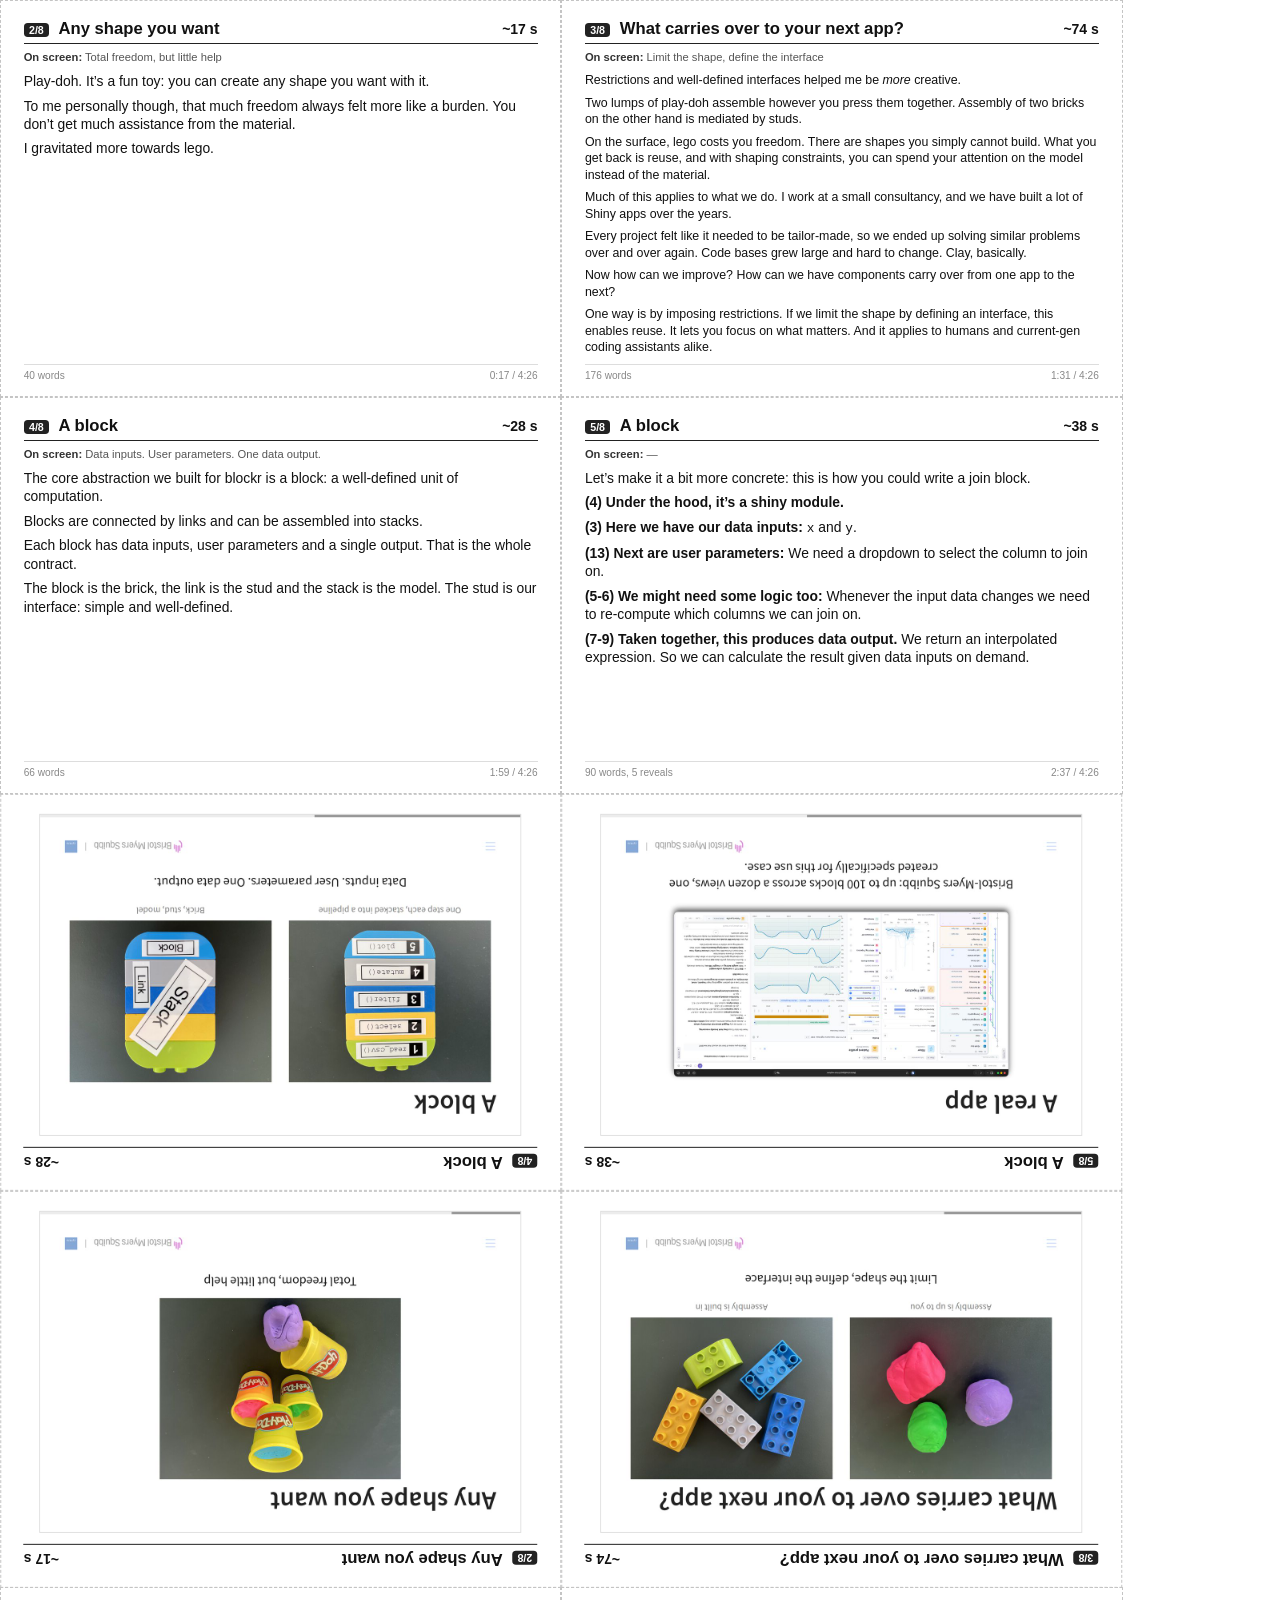
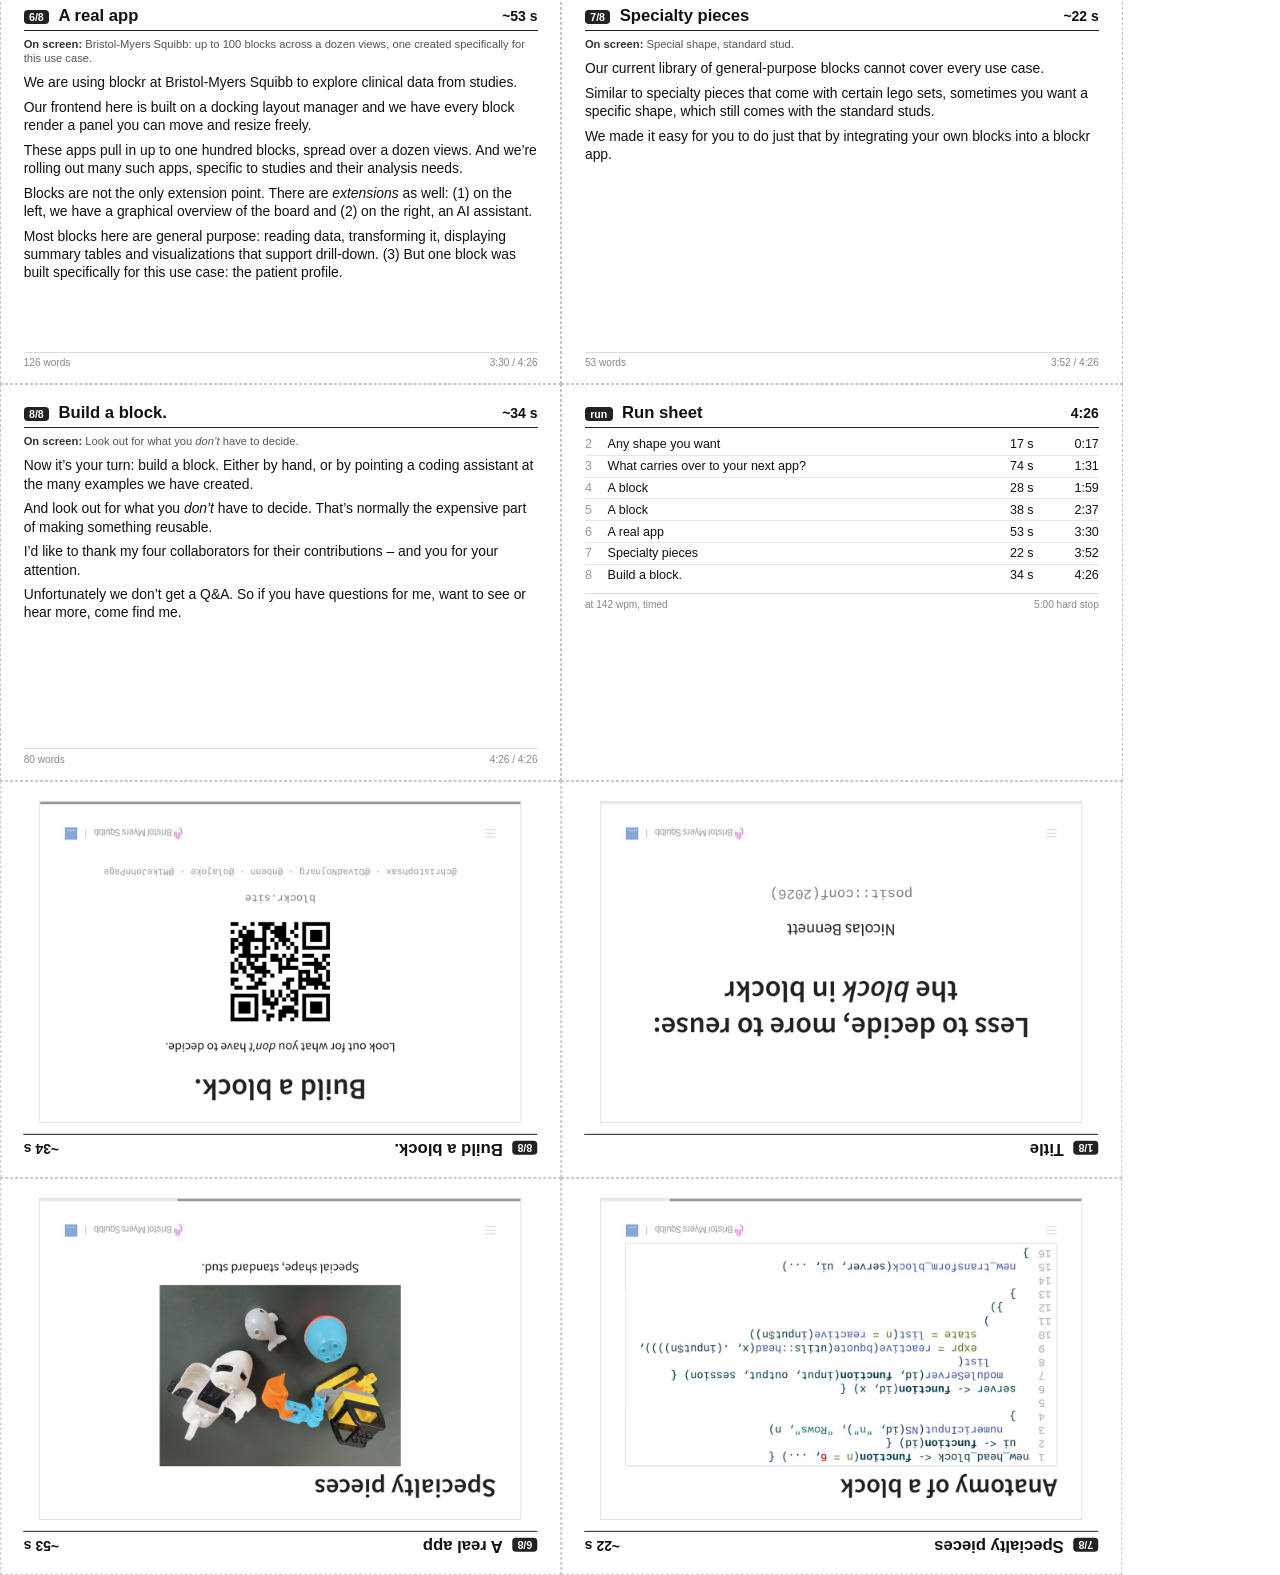
<file: cards/speaker-cards.html>
<!doctype html><meta charset=utf-8><title>Speaker cards</title><style>
@page { size: A4 landscape; margin: 0; }
* { box-sizing: border-box; }
body {
  margin: 0;
  font-family: "Source Sans Pro", "Helvetica Neue", Arial, sans-serif;
  color: #111;
  print-color-adjust: exact;
  -webkit-print-color-adjust: exact;
}
.sheet {
  width: 297mm; height: 210mm;
  display: grid;
  grid-template-columns: 148.5mm 148.5mm;
  grid-template-rows: 105mm 105mm;
  page-break-after: always;
}
.sheet:last-child { page-break-after: auto; }
.card {
  padding: 5mm 6mm 4mm;
  border: 0.2mm dashed #c4c4c4;
  overflow: hidden;
  display: flex;
  flex-direction: column;
}
.head {
  display: flex; align-items: baseline; gap: 2.5mm;
  border-bottom: 0.35mm solid #222;
  padding-bottom: 1.2mm; margin-bottom: 1.6mm;
  flex: none;
}
.num {
  font-size: 8pt; font-weight: 700; color: #fff; background: #222;
  border-radius: 1mm; padding: 0.3mm 1.4mm; flex: none;
}
.title { font-size: 12.5pt; font-weight: 700; flex: 1; line-height: 1.1; }
.time { font-size: 10.5pt; font-weight: 700; flex: none; }
.screen {
  font-size: 8.4pt; color: #555; line-height: 1.25;
  margin-bottom: 2.2mm; flex: none;
}
.screen b { font-weight: 700; color: #333; }
.screen i, .screen em { font-style: italic; }
.notes { font-size: 10.4pt; line-height: 1.33; flex: 1; min-height: 0; overflow: hidden; }
.notes p { margin: 0 0 1.6mm; }
.notes p:last-child { margin-bottom: 0; }
.notes code { font-family: "Source Code Pro", monospace; font-size: 0.92em; }
.foot {
  font-size: 7.6pt; color: #888; border-top: 0.2mm solid #ddd;
  padding-top: 1.2mm; margin-top: 2mm;
  display: flex; justify-content: space-between; flex: none;
}
.blank { border: 0.2mm dashed #c4c4c4; }
/* A landscape sheet flipped about its long edge inverts the vertical axis, so
   a back printed upright lands upside down on the cut card. The whole face is
   turned — header with picture — because everything on one side of a sheet
   flips together, and turning only part of it leaves the two disagreeing.
   The rotation is inside the cell, so it moves nothing: which card backs which
   is set by the grid position alone. On screen the backs therefore read
   inverted, which is how you can tell the rotation is still applied. */
.back { transform: rotate(180deg); padding-bottom: 5mm; }
.back .head { margin-bottom: 3mm; }
.shot { flex: 1; min-height: 0; display: flex; align-items: center; justify-content: center; }
.shot img { max-width: 100%; max-height: 100%; object-fit: contain; border: 0.2mm solid #ddd; }
table.run { width: 100%; border-collapse: collapse; font-size: 9.4pt; }
table.run td { padding: 0.9mm 0; border-bottom: 0.15mm solid #e6e6e6; }
table.run td:first-child { width: 6mm; color: #999; }
table.run td.r { text-align: right; white-space: nowrap; padding-left: 3mm; }
table.run tr:last-child td { border-bottom: none; }
</style>
<div class="sheet">
<div class="card">
<div class="head"><span class="num">2/8</span>
<span class="title">Any shape you want</span><span class="time">~17 s</span></div>
<div class="screen"><b>On screen:</b> Total freedom, but little help</div>
<div class="notes"><p>Play-doh. It’s a fun toy: you can create any shape you want with it.</p>
<p>To me personally though, that much freedom always felt more like a burden. You don’t get much assistance from the material.</p>
<p>I gravitated more towards lego.</p></div>
<div class="foot"><span>40 words</span><span>0:17 / 4:26</span></div>
</div>
<div class="card">
<div class="head"><span class="num">3/8</span>
<span class="title">What carries over to your next app?</span><span class="time">~74 s</span></div>
<div class="screen"><b>On screen:</b> Limit the shape, define the interface</div>
<div class="notes"><p>Restrictions and well-defined interfaces helped me be <em>more</em> creative.</p>
<p>Two lumps of play-doh assemble however you press them together. Assembly of two bricks on the other hand is mediated by studs.</p>
<p>On the surface, lego costs you freedom. There are shapes you simply cannot build. What you get back is reuse, and with shaping constraints, you can spend your attention on the model instead of the material.</p>
<p>Much of this applies to what we do. I work at a small consultancy, and we have built a lot of Shiny apps over the years.</p>
<p>Every project felt like it needed to be tailor-made, so we ended up solving similar problems over and over again. Code bases grew large and hard to change. Clay, basically.</p>
<p>Now how can we improve? How can we have components carry over from one app to the next?</p>
<p>One way is by imposing restrictions. If we limit the shape by defining an interface, this enables reuse. It lets you focus on what matters. And it applies to humans and current-gen coding assistants alike.</p></div>
<div class="foot"><span>176 words</span><span>1:31 / 4:26</span></div>
</div>
<div class="card">
<div class="head"><span class="num">4/8</span>
<span class="title">A block</span><span class="time">~28 s</span></div>
<div class="screen"><b>On screen:</b> Data inputs. User parameters. One data output.</div>
<div class="notes"><p>The core abstraction we built for blockr is a block: a well-defined unit of computation.</p>
<p>Blocks are connected by links and can be assembled into stacks.</p>
<p>Each block has data inputs, user parameters and a single output. That is the whole contract.</p>
<p>The block is the brick, the link is the stud and the stack is the model. The stud is our interface: simple and well-defined.</p></div>
<div class="foot"><span>66 words</span><span>1:59 / 4:26</span></div>
</div>
<div class="card">
<div class="head"><span class="num">5/8</span>
<span class="title">A block</span><span class="time">~38 s</span></div>
<div class="screen"><b>On screen:</b> —</div>
<div class="notes"><p>Let’s make it a bit more concrete: this is how you could write a join block.</p>
<p><strong>(4) Under the hood, it’s a shiny module.</strong></p>
<p><strong>(3) Here we have our data inputs:</strong> <code>x</code> and <code>y</code>.</p>
<p><strong>(13) Next are user parameters:</strong> We need a dropdown to select the column to join on.</p>
<p><strong>(5-6) We might need some logic too:</strong> Whenever the input data changes we need to re-compute which columns we can join on.</p>
<p><strong>(7-9) Taken together, this produces data output.</strong> We return an interpolated expression. So we can calculate the result given data inputs on demand.</p></div>
<div class="foot"><span>90 words, 5 reveals</span><span>2:37 / 4:26</span></div>
</div>
</div>
<div class="sheet">
<div class="card back">
<div class="head"><span class="num">4/8</span>
<span class="title">A block</span><span class="time">~28 s</span></div>
<div class="shot"><img src="thumbs/slide-04.jpg"></div>
</div>
<div class="card back">
<div class="head"><span class="num">5/8</span>
<span class="title">A block</span><span class="time">~38 s</span></div>
<div class="shot"><img src="thumbs/slide-05.jpg"></div>
</div>
<div class="card back">
<div class="head"><span class="num">2/8</span>
<span class="title">Any shape you want</span><span class="time">~17 s</span></div>
<div class="shot"><img src="thumbs/slide-02.jpg"></div>
</div>
<div class="card back">
<div class="head"><span class="num">3/8</span>
<span class="title">What carries over to your next app?</span><span class="time">~74 s</span></div>
<div class="shot"><img src="thumbs/slide-03.jpg"></div>
</div>
</div>
<div class="sheet">
<div class="card">
<div class="head"><span class="num">6/8</span>
<span class="title">A real app</span><span class="time">~53 s</span></div>
<div class="screen"><b>On screen:</b> Bristol-Myers Squibb: up to 100 blocks across a dozen views, one created specifically for this use case.</div>
<div class="notes"><p>We are using blockr at Bristol-Myers Squibb to explore clinical data from studies.</p>
<p>Our frontend here is built on a docking layout manager and we have every block render a panel you can move and resize freely.</p>
<p>These apps pull in up to one hundred blocks, spread over a dozen views. And we’re rolling out many such apps, specific to studies and their analysis needs.</p>
<p>Blocks are not the only extension point. There are <em>extensions</em> as well: (1) on the left, we have a graphical overview of the board and (2) on the right, an AI assistant.</p>
<p>Most blocks here are general purpose: reading data, transforming it, displaying summary tables and visualizations that support drill-down. (3) But one block was built specifically for this use case: the patient profile.</p></div>
<div class="foot"><span>126 words</span><span>3:30 / 4:26</span></div>
</div>
<div class="card">
<div class="head"><span class="num">7/8</span>
<span class="title">Specialty pieces</span><span class="time">~22 s</span></div>
<div class="screen"><b>On screen:</b> Special shape, standard stud.</div>
<div class="notes"><p>Our current library of general-purpose blocks cannot cover every use case.</p>
<p>Similar to specialty pieces that come with certain lego sets, sometimes you want a specific shape, which still comes with the standard studs.</p>
<p>We made it easy for you to do just that by integrating your own blocks into a blockr app.</p></div>
<div class="foot"><span>53 words</span><span>3:52 / 4:26</span></div>
</div>
<div class="card">
<div class="head"><span class="num">8/8</span>
<span class="title">Build a block.</span><span class="time">~34 s</span></div>
<div class="screen"><b>On screen:</b> Look out for what you <em>don’t</em> have to decide.</div>
<div class="notes"><p>Now it’s your turn: build a block. Either by hand, or by pointing a coding assistant at the many examples we have created.</p>
<p>And look out for what you <em>don’t</em> have to decide. That’s normally the expensive part of making something reusable.</p>
<p>I’d like to thank my four collaborators for their contributions – and you for your attention.</p>
<p>Unfortunately we don’t get a Q&amp;A. So if you have questions for me, want to see or hear more, come find me.</p></div>
<div class="foot"><span>80 words</span><span>4:26 / 4:26</span></div>
</div>
<div class="card">
<div class="head"><span class="num">run</span>
<span class="title">Run sheet</span><span class="time">4:26</span></div>
<table class="run"><tr><td>2</td><td>Any shape you want</td><td class=r>17 s</td><td class=r>0:17</td></tr><tr><td>3</td><td>What carries over to your next app?</td><td class=r>74 s</td><td class=r>1:31</td></tr><tr><td>4</td><td>A block</td><td class=r>28 s</td><td class=r>1:59</td></tr><tr><td>5</td><td>A block</td><td class=r>38 s</td><td class=r>2:37</td></tr><tr><td>6</td><td>A real app</td><td class=r>53 s</td><td class=r>3:30</td></tr><tr><td>7</td><td>Specialty pieces</td><td class=r>22 s</td><td class=r>3:52</td></tr><tr><td>8</td><td>Build a block.</td><td class=r>34 s</td><td class=r>4:26</td></tr></table>
<div class="foot"><span>at 142 wpm, timed</span><span>5:00 hard stop</span></div>
</div>
</div>
<div class="sheet">
<div class="card back">
<div class="head"><span class="num">8/8</span>
<span class="title">Build a block.</span><span class="time">~34 s</span></div>
<div class="shot"><img src="thumbs/slide-08.jpg"></div>
</div>
<div class="card back">
<div class="head"><span class="num">1/8</span>
<span class="title">Title</span><span class="time"></span></div>
<div class="shot"><img src="thumbs/slide-01.jpg"></div>
</div>
<div class="card back">
<div class="head"><span class="num">6/8</span>
<span class="title">A real app</span><span class="time">~53 s</span></div>
<div class="shot"><img src="thumbs/slide-06.jpg"></div>
</div>
<div class="card back">
<div class="head"><span class="num">7/8</span>
<span class="title">Specialty pieces</span><span class="time">~22 s</span></div>
<div class="shot"><img src="thumbs/slide-07.jpg"></div>
</div>
</div>
<script>
function fitCards() {
  for (const card of document.querySelectorAll('.card')) {
    const notes = card.querySelector('.notes');
    if (!notes) continue;
    // `.notes` is the flex filler, so it is exactly the leftover space and its
    // scrollHeight is the height the prose actually wants. Measuring the card
    // instead cannot work: a flex item with `min-height: 0` shrinks to fit
    // whatever is left, so the sum of the children always equals the card.
    let pt = 10.4, lh = 1.33;
    notes.style.fontSize = pt.toFixed(2) + 'pt';
    notes.style.lineHeight = lh.toFixed(2);
    const over = () => notes.scrollHeight > notes.clientHeight + 0.5;
    while (over() && pt > 7.4) {
      pt -= 0.1;
      notes.style.fontSize = pt.toFixed(2) + 'pt';
    }
    while (over() && lh > 1.14) {
      lh -= 0.01;
      notes.style.lineHeight = lh.toFixed(2);
    }
    card.dataset.pt = pt.toFixed(2);
    card.dataset.lh = lh.toFixed(2);
    card.dataset.slack = Math.round(notes.clientHeight - notes.scrollHeight);
  }
}
fitCards();
if (document.fonts && document.fonts.ready) document.fonts.ready.then(fitCards);
window.addEventListener('beforeprint', fitCards);
</script>
</file>
